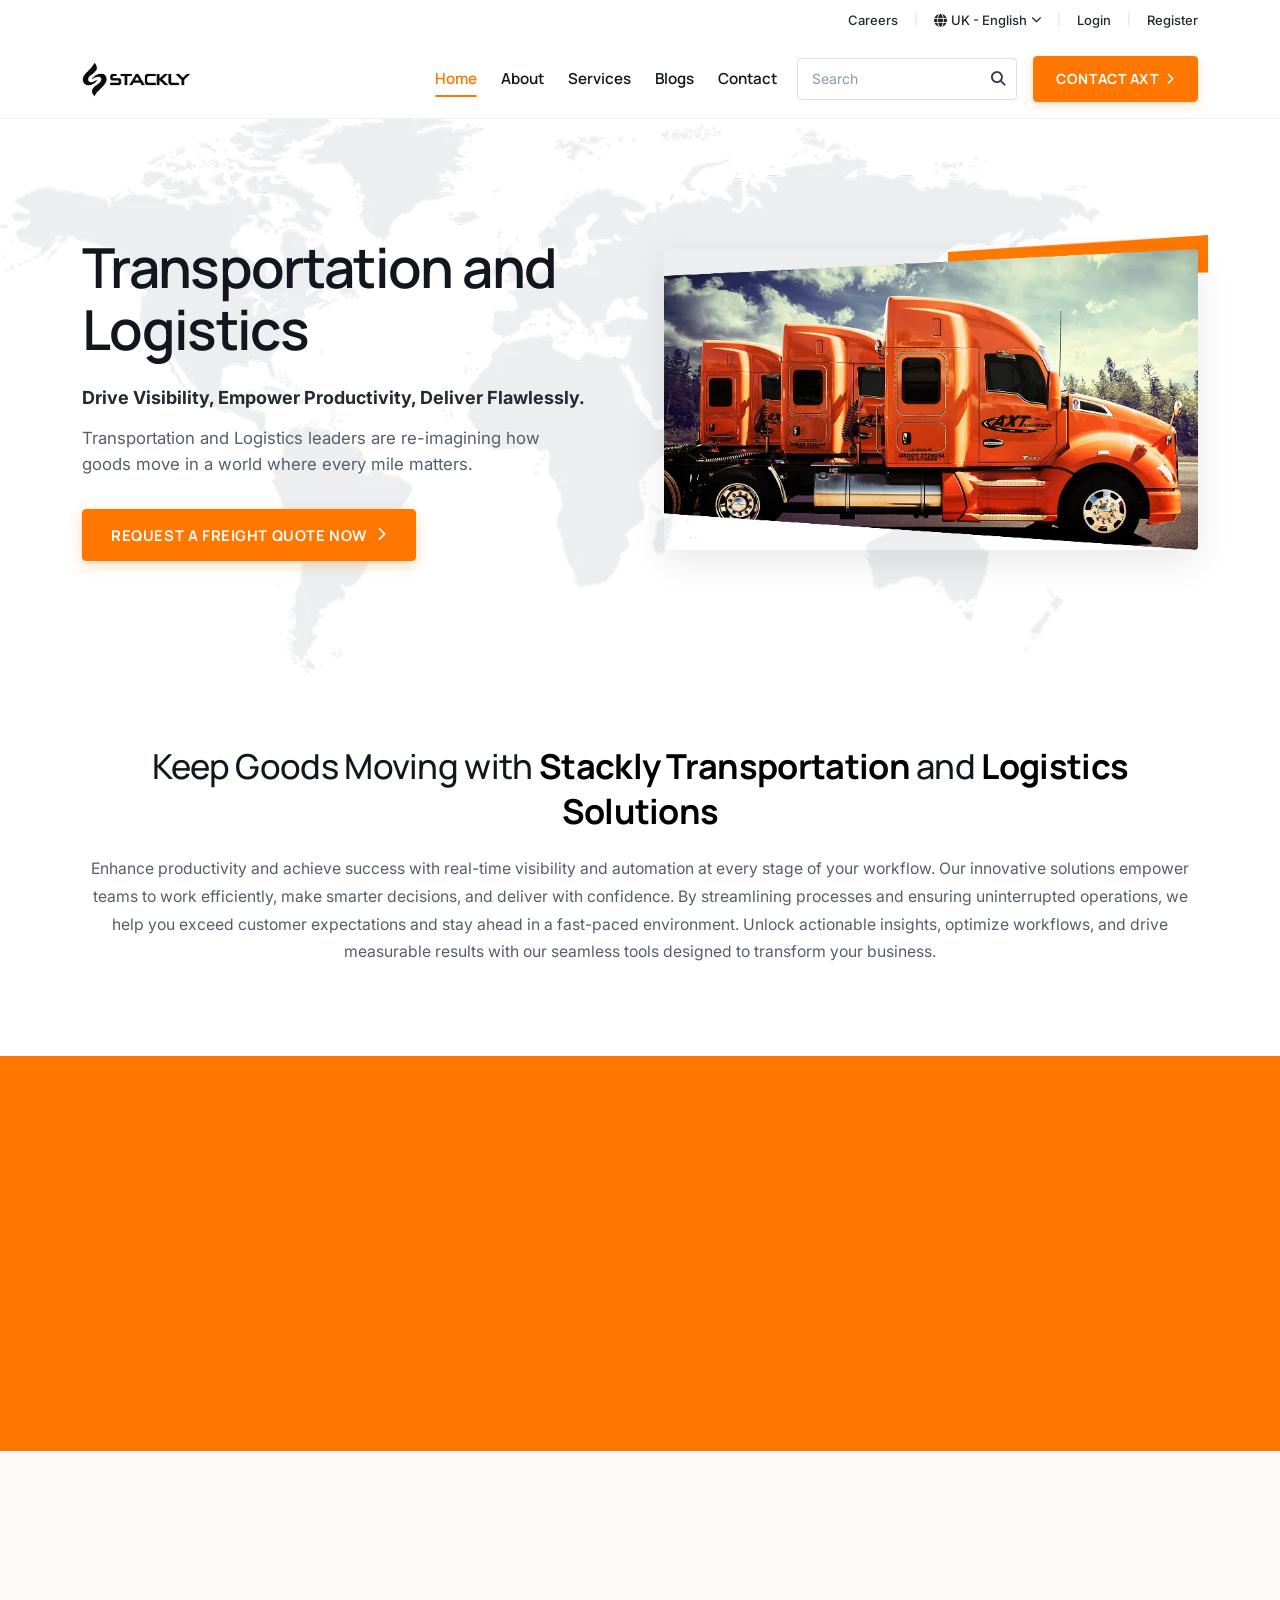
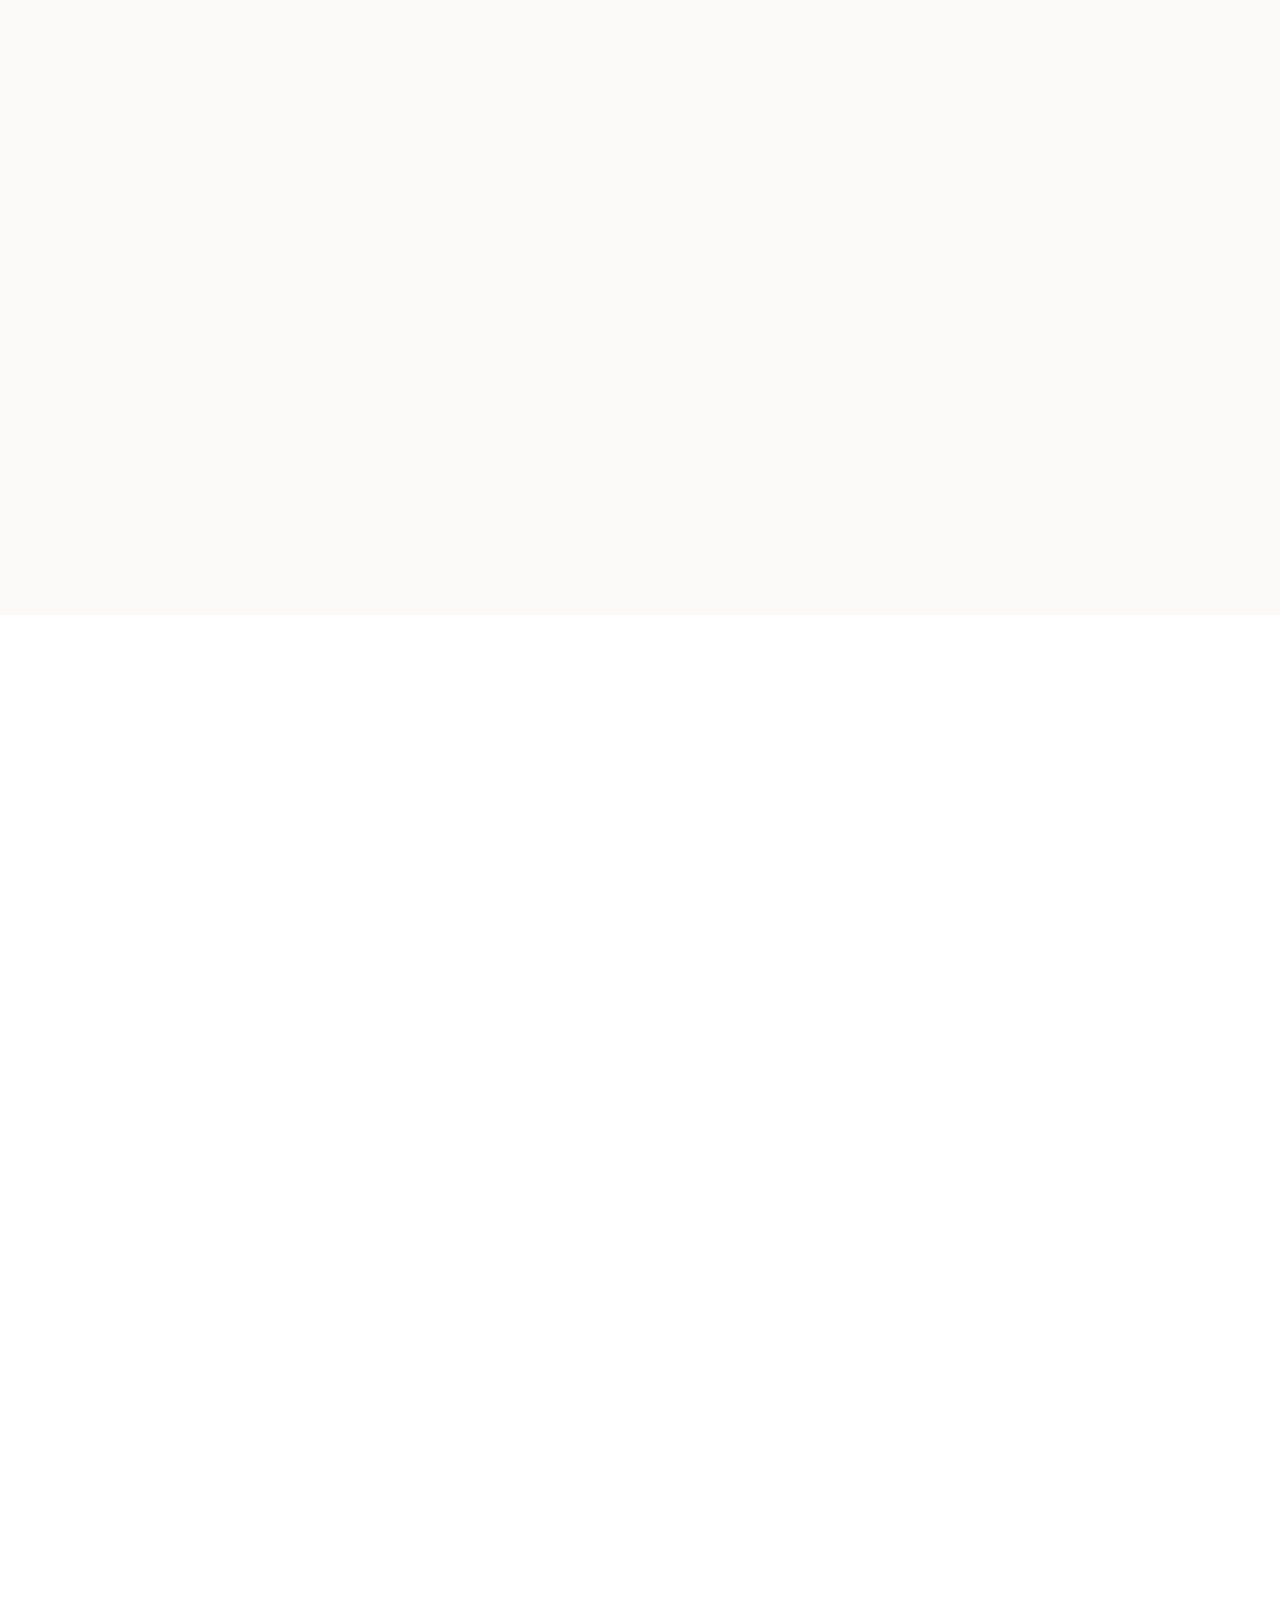
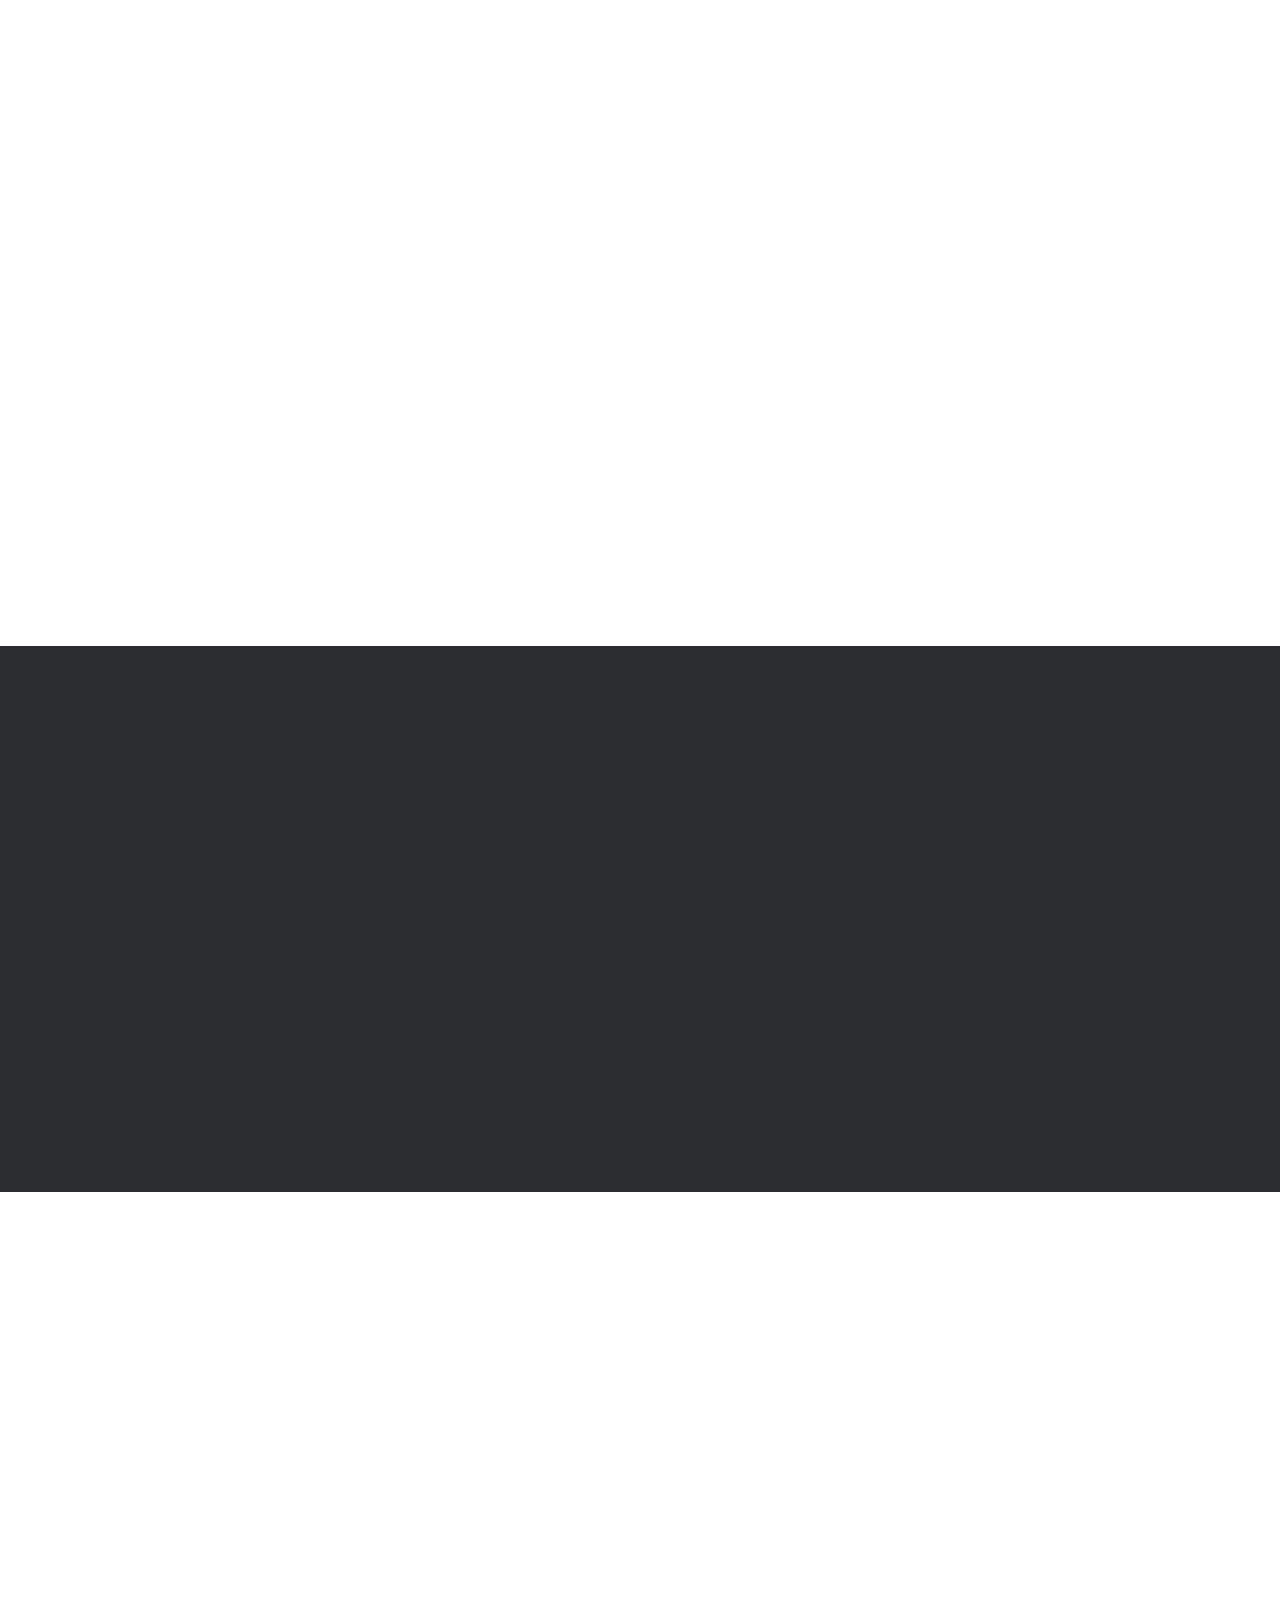
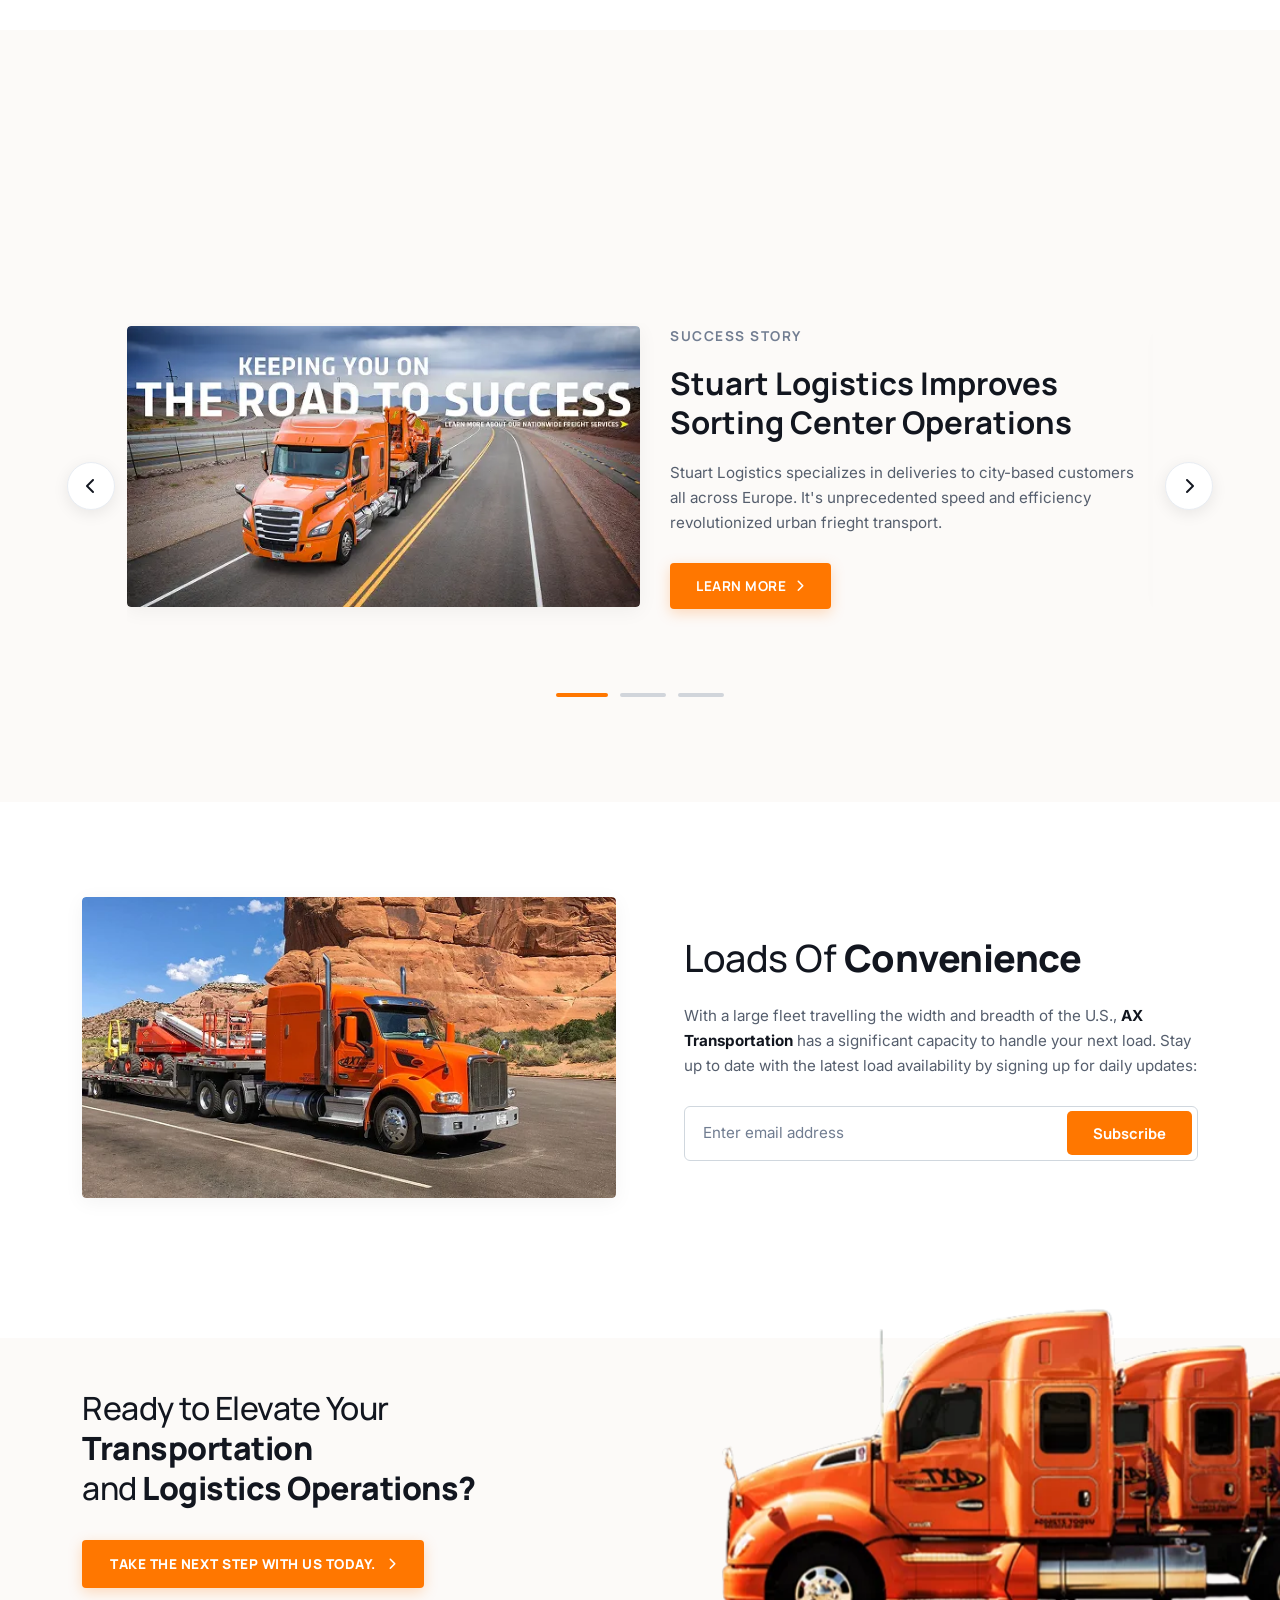
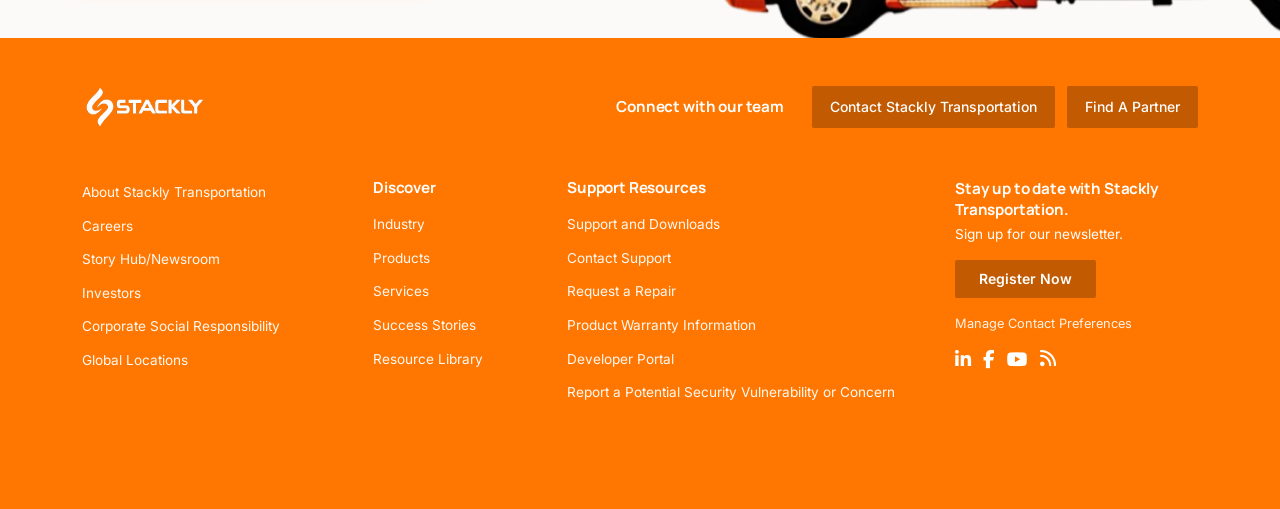
<file: index.html>
<!doctype html>
<html lang="en">
  <head>
    <meta charset="UTF-8" />
    <meta name="viewport" content="width=device-width, initial-scale=1.0" />
    <title>Transportation and Logistics | Stackly</title>

    <!-- Google Fonts: Manrope & Inter -->
    <link rel="preconnect" href="https://fonts.googleapis.com" />
    <link rel="preconnect" href="https://fonts.gstatic.com" crossorigin />
    <link
      href="https://fonts.googleapis.com/css2?family=Inter:wght@400;500;600;700&family=Manrope:wght@500;600;700;800&display=swap"
      rel="stylesheet"
    />

    <!-- Bootstrap 5.3.3 CSS CDN -->
    <link
      href="https://cdn.jsdelivr.net/npm/bootstrap@5.3.3/dist/css/bootstrap.min.css"
      rel="stylesheet"
      integrity="sha384-QWTKZyjpPEjISv5WaRU9OFeRpok6YctnYmDr5pNlyT2bRjXh0JMhjY6hW+ALEwIH"
      crossorigin="anonymous"
    />

    <!-- Font Awesome 6.7.2 CDN (Latest) -->
    <link
      rel="stylesheet"
      href="https://cdnjs.cloudflare.com/ajax/libs/font-awesome/6.7.2/css/all.min.css"
      integrity="sha512-Evv84Mr4kqVGRNSgIGL/F/aIDqQb7xQ2vcrdIwxfjThSH8CSR7PBEakCr51Ck+w+/U6swU2Im1vVX0SVk9ABhg=="
      crossorigin="anonymous"
      referrerpolicy="no-referrer"
    />

    <!-- Critical Preloader Styles (Zero-FOUC) -->
    <style>
      body.preloader-active {
        overflow: hidden !important;
        height: 100vh !important;
      }
      body.preloader-active .fade-in-element,
      body.preloader-active .fade-in-left,
      body.preloader-active .fade-in-right,
      body.preloader-active .fade-in-scale {
        opacity: 0 !important;
        pointer-events: none;
        transition: none !important;
      }
      #site-preloader {
        position: fixed;
        inset: 0;
        z-index: 999999;
        background-color: #0b0f19;
      }
    </style>

    <!-- Custom CSS -->
    <link rel="stylesheet" href="assets/css/styles.css" />
  </head>
  <body class="preloader-active">
    <!-- ==========================================================================
         Theme Preloader - Logistics & Transportation Edition
         ========================================================================== -->
    <div
      id="site-preloader"
      class="site-preloader"
      role="status"
      aria-live="polite"
      aria-label="Loading Stackly Logistics & Transportation"
    >
      <!-- Subtle Futuristic Logistics Grid & Ambient Light -->
      <div class="preloader-bg-grid"></div>
      <div class="preloader-glow preloader-glow-1"></div>
      <div class="preloader-glow preloader-glow-2"></div>

      <!-- Core Glassmorphic Hub -->
      <div class="preloader-container">
        <!-- Brand Identity -->
        <div class="preloader-brand">
          <img
            src="assets/images/logoStackly-footer.webp"
            alt="Stackly Logistics"
            class="preloader-logo"
          />
          <div>
            <span class="preloader-badge">
              <i class="fa-solid fa-shield-halved" aria-hidden="true"></i>
              Global Freight Network
            </span>
          </div>
        </div>

        <!-- Multi-Modal Transport Mode Badges -->
        <div class="preloader-mode-icons" aria-label="Transport Modes">
          <div class="mode-icon active" title="Road Freight">
            <i class="fa-solid fa-truck-fast" aria-hidden="true"></i>
          </div>
          <div class="mode-icon" title="Air Cargo">
            <i class="fa-solid fa-plane-departure" aria-hidden="true"></i>
          </div>
          <div class="mode-icon" title="Ocean Logistics">
            <i class="fa-solid fa-ship" aria-hidden="true"></i>
          </div>
        </div>

        <!-- Interactive Vector Route Animation -->
        <div class="preloader-track-scene">
          <svg
            class="preloader-route-svg"
            viewBox="0 0 360 80"
            fill="none"
            xmlns="http://www.w3.org/2000/svg"
          >
            <defs>
              <linearGradient
                id="preloaderLineGradient"
                x1="0%"
                y1="0%"
                x2="100%"
                y2="0%"
              >
                <stop offset="0%" stop-color="#ff5500" />
                <stop offset="50%" stop-color="#ff7700" />
                <stop offset="100%" stop-color="#ffaa33" />
              </linearGradient>
            </defs>

            <!-- Background Dashed Track Line -->
            <path
              class="route-bg-line"
              d="M 30 40 C 90 10, 150 70, 210 40 C 260 15, 300 55, 330 40"
            />
            <!-- Animated Active Glowing Line -->
            <path
              class="route-active-line"
              id="preloader-route-path"
              d="M 30 40 C 90 10, 150 70, 210 40 C 260 15, 300 55, 330 40"
            />

            <!-- Origin Waypoint -->
            <circle
              cx="30"
              cy="40"
              r="5"
              class="waypoint-node waypoint-start"
            />
            <circle cx="30" cy="40" r="11" class="waypoint-pulse" />

            <!-- Intermediate Waypoint Hub -->
            <circle
              cx="210"
              cy="40"
              r="4.5"
              class="waypoint-node waypoint-mid"
            />

            <!-- Destination Waypoint -->
            <circle cx="330" cy="40" r="5" class="waypoint-node waypoint-end" />
            <circle
              cx="330"
              cy="40"
              r="11"
              class="waypoint-pulse waypoint-pulse-end"
            />
          </svg>

          <!-- Moving Transport Carrier Truck -->
          <div class="preloader-carrier" id="preloader-carrier">
            <div class="carrier-icon-wrap">
              <i class="fa-solid fa-truck-fast" aria-hidden="true"></i>
              <span class="carrier-beacon"></span>
            </div>
          </div>
        </div>

        <!-- Telemetry & Dynamic Progress Bar -->
        <div class="preloader-meta">
          <div class="preloader-progress-info">
            <span class="preloader-status-text" id="preloader-status"
              >Connecting Global Fleet Network...</span
            >
            <span class="preloader-counter" id="preloader-percentage">0%</span>
          </div>

          <div class="preloader-progress-bar-wrap">
            <div
              class="preloader-progress-fill"
              id="preloader-progress-bar"
              role="progressbar"
              aria-valuenow="0"
              aria-valuemin="0"
              aria-valuemax="100"
            >
              <div class="progress-flare"></div>
            </div>
          </div>

          <!-- High-Tech Telemetry Micro Tags -->
          <div class="preloader-telemetry">
            <span class="telemetry-item">
              <i class="fa-solid fa-satellite-dish" aria-hidden="true"></i> GPS
              Live
            </span>
            <span class="telemetry-separator" aria-hidden="true">•</span>
            <span class="telemetry-item">
              <i class="fa-solid fa-boxes-stacked" aria-hidden="true"></i> Fleet
              Sync
            </span>
            <span class="telemetry-separator" aria-hidden="true">•</span>
            <span class="telemetry-item">
              <i class="fa-solid fa-circle-check" aria-hidden="true"></i>
              Verified 256-Bit
            </span>
          </div>
        </div>
      </div>
    </div>

    <!-- Common Header Component Placeholder (Loaded from pages/components/header.html) -->
    <div id="header-placeholder"></div>

    <!-- Hero Section -->
    <section class="hero-section">
      <div class="container">
        <div class="row align-items-center g-4 g-lg-5">
          <!-- Hero Left Content -->
          <div class="col-12 col-lg-6">
            <div class="hero-content">
              <h1 class="hero-title fade-in-element delay-1">
                Transportation and
                <span class="d-block">Logistics</span>
              </h1>
              <p class="hero-subheading fade-in-element delay-2">
                Drive Visibility, Empower Productivity, Deliver Flawlessly.
              </p>
              <p class="hero-description fade-in-element delay-3">
                Transportation and Logistics leaders are re-imagining how goods
                move in a world where every mile matters.
              </p>
              <div class="hero-actions fade-in-element delay-4">
                <a href="#" class="btn btn-primary">
                  <span>REQUEST A FREIGHT QUOTE NOW</span>
                  <i
                    class="fa-solid fa-chevron-right btn-arrow"
                    aria-hidden="true"
                  ></i>
                </a>
              </div>
            </div>
          </div>

          <!-- Hero Right Visual -->
          <div class="col-12 col-lg-6">
            <div class="hero-visual fade-in-element delay-2">
              <div class="hero-visual-wrapper position-relative">
                <!-- Top-Right Orange Accent Graphic -->
                <div class="hero-visual-accent">
                  <img
                    src="assets/images/home/Rectangle.webp"
                    alt="Decorative Accent"
                    class="img-fluid"
                    onerror="this.style.display = 'none'"
                  />
                </div>
                <!-- Main Fleet Image -->
                <img
                  src="assets/images/home/home-hero-rightsideimage.webp"
                  alt="Transportation and Logistics Commercial Fleet Trucks"
                  class="img-fluid hero-main-image"
                />
              </div>
            </div>
          </div>
        </div>
      </div>
    </section>

    <!-- Intro / Overview Section -->
    <section class="intro-section">
      <div class="container">
        <div class="row justify-content-center">
          <div class="col-12">
            <div class="fade-in-element">
              <h2 class="intro-heading">
                Keep Goods Moving with
                <strong>Stackly Transportation</strong> and
                <strong>Logistics Solutions</strong>
              </h2>
              <p class="intro-paragraph">
                Enhance productivity and achieve success with real-time
                visibility and automation at every stage of your workflow. Our
                innovative solutions empower teams to work efficiently, make
                smarter decisions, and deliver with confidence. By streamlining
                processes and ensuring uninterrupted operations, we help you
                exceed customer expectations and stay ahead in a fast-paced
                environment. Unlock actionable insights, optimize workflows, and
                drive measurable results with our seamless tools designed to
                transform your business.
              </p>
            </div>
          </div>
        </div>
      </div>
    </section>

    <!-- Stats / Metrics Section -->
    <section class="stats-section">
      <div class="container">
        <div class="row g-4 g-lg-5 justify-content-center">
          <!-- Stat Item 1 -->
          <div class="col-12 col-md-4">
            <div class="stat-card text-center fade-in-element delay-1">
              <div class="stat-number">83%</div>
              <p class="stat-description">
                Lorem ipsum dolor sit amet, consectetur adipiscing elit, sed do
                eiusmod tempor incididunt ut labore et dolore magna aliqua. Ut
                enim ad minim veniam, quis nostrud exercitation ullamco laboris
                nisi ut aliquip
              </p>
            </div>
          </div>

          <!-- Stat Item 2 -->
          <div class="col-12 col-md-4">
            <div class="stat-card text-center fade-in-element delay-2">
              <div class="stat-number">85%</div>
              <p class="stat-description">
                Lorem ipsum dolor sit amet, consectetur adipiscing elit, sed do
                eiusmod tempor incididunt ut labore et dolore magna aliqua. Ut
                enim ad minim veniam, quis nostrud exercitation ullamco laboris
                nisi ut aliquip
              </p>
            </div>
          </div>

          <!-- Stat Item 3 -->
          <div class="col-12 col-md-4">
            <div class="stat-card text-center fade-in-element delay-3">
              <div class="stat-number">92%</div>
              <p class="stat-description">
                Lorem ipsum dolor sit amet, consectetur adipiscing elit, sed do
                eiusmod tempor incididunt ut labore et dolore magna aliqua. Ut
                enim ad minim veniam, quis nostrud exercitation ullamco laboris
                nisi ut aliquip
              </p>
            </div>
          </div>
        </div>
      </div>
    </section>

    <!-- Segments We Serve Section -->
    <section class="segments-section">
      <div class="container">
        <!-- Section Header -->
        <div class="row justify-content-center text-center">
          <div class="col-12">
            <h2 class="segments-heading fade-in-element">
              Learn More About the <strong>Segments We Serve</strong>
            </h2>
          </div>
        </div>

        <!-- Segment Cards Grid -->
        <div class="row g-4 g-lg-5">
          <!-- Segment Card 1: Carrying The Load -->
          <div class="col-12 col-md-6 col-lg-4">
            <div class="segment-card fade-in-element delay-1">
              <div class="segment-img-wrapper">
                <img
                  src="assets/images/home/home-segments-we-serve-img-1.webp"
                  alt="Carrying the Load"
                  class="segment-img"
                  loading="lazy"
                />
              </div>
              <div class="segment-content">
                <h3 class="segment-title">CARRYING THE LOAD</h3>
                <p class="segment-description">
                  AX Transportation has combined all of their trucking
                  capabilities across the country, meaning that freight brokers
                  and dispatchers have complete access to available loads
                  throughout their entire fleet nationwide...
                </p>
                <a href="#" class="segment-link">
                  <span>EXPLORE</span>
                  <i class="fa-solid fa-chevron-right" aria-hidden="true"></i>
                </a>
              </div>
            </div>
          </div>

          <!-- Segment Card 2: Post and Courier -->
          <div class="col-12 col-md-6 col-lg-4">
            <div class="segment-card fade-in-element delay-2">
              <div class="segment-img-wrapper">
                <img
                  src="assets/images/home/home-segments-we-serve-img-2.webp"
                  alt="Post and Courier"
                  class="segment-img"
                  loading="lazy"
                />
              </div>
              <div class="segment-content">
                <h3 class="segment-title">POST AND COURIER</h3>
                <p class="segment-description">
                  AX Transportation operates 24 hours a day, seven days a week,
                  offering full truck load, LTL (less than load) and Fuel
                  Delivery services across the U.S. With safety, reliability and
                  efficiency in mind, AX Transportation continues...
                </p>
                <a href="#" class="segment-link">
                  <span>EXPLORE</span>
                  <i class="fa-solid fa-chevron-right" aria-hidden="true"></i>
                </a>
              </div>
            </div>
          </div>

          <!-- Segment Card 3: Fueling Division -->
          <div class="col-12 col-md-6 col-lg-4">
            <div class="segment-card fade-in-element delay-3">
              <div class="segment-img-wrapper">
                <img
                  src="assets/images/home/home-segments-we-serve-img-3.webp"
                  alt="Fueling Division"
                  class="segment-img"
                  loading="lazy"
                />
              </div>
              <div class="segment-content">
                <h3 class="segment-title">FUELING DIVISION</h3>
                <p class="segment-description">
                  Running out of fuel is never a problem. Currently servicing
                  the Southern Nevada region, our Fueling Division is
                  professionally trained and fully equipped to fill up any brand
                  gas or diesel operated machinery or equipment...
                </p>
                <a href="#" class="segment-link">
                  <span>EXPLORE</span>
                  <i class="fa-solid fa-chevron-right" aria-hidden="true"></i>
                </a>
              </div>
            </div>
          </div>
        </div>
      </div>
    </section>

    <!-- Business Solutions / Fleet Capabilities Section -->
    <section class="solutions-section">
      <div class="container">
        <!-- Section Header -->
        <div class="row justify-content-center text-center">
          <div class="col-12">
            <h2 class="solutions-heading fade-in-element">
              What is <strong>Stackly Transportation</strong> and
              <strong>Logistics Solutions</strong>?<br
                class="d-none d-md-inline"
              />
              What it can do for <strong>my Business</strong>?
            </h2>
            <p class="solutions-intro fade-in-element delay-1">
              AXT Transportation is a cutting-edge fleet management solution
              designed to optimize operations and boost efficiency. With our
              user-friendly dashboard, access real-time insights into fleet
              performance, locations, and maintenance. Reduce costs, improve
              workflows, and ensure timely deliveries, keeping your business
              ahead of the competition while exceeding customer expectations.
            </p>
          </div>
        </div>

        <!-- Section Content Grid -->
        <div class="row g-4 g-lg-4 align-items-stretch">
          <!-- Left Column: Fleet Overview Card -->
          <div class="col-12 col-lg-6 d-flex">
            <div
              class="fleet-overview-card fade-in-element delay-2 w-100 position-relative"
            >
              <!-- Top-Left & Bottom-Right Background Curve Lines -->
              <img
                src="assets/images/home/home-curve-lines-1.webp"
                alt=""
                class="fleet-curve-top-left"
                aria-hidden="true"
              />
              <img
                src="assets/images/home/home-curve-lines-1.webp"
                alt=""
                class="fleet-curve-bottom-right"
                aria-hidden="true"
              />

              <div class="fleet-inner-card">
                <!-- Header -->
                <div class="fleet-card-header">
                  <h3 class="fleet-card-title">My Fleet</h3>
                  <a href="#" class="fleet-see-all-link">See All</a>
                </div>
                <div class="fleet-card-divider"></div>

                <!-- Vehicle Info -->
                <h4 class="fleet-vehicle-name">Vehicle Name</h4>

                <!-- Body / Metrics & Visual -->
                <div class="fleet-card-body position-relative">
                  <div class="fleet-metrics">
                    <div class="fleet-metric-item">
                      <div class="fleet-metric-value">135 Km/h</div>
                      <div class="fleet-metric-label">Speed</div>
                    </div>
                    <div class="fleet-metric-item">
                      <div class="fleet-metric-value">486 Km</div>
                      <div class="fleet-metric-label">Traveled</div>
                    </div>
                    <div class="fleet-metric-item">
                      <div class="fleet-metric-value">20°C</div>
                      <div class="fleet-metric-label">Temperature</div>
                    </div>
                  </div>
                  <div class="fleet-vehicle-visual">
                    <img
                      src="assets/images/home/home-vehicle-img.webp"
                      alt="Fleet Vehicle Overview"
                      class="fleet-vehicle-image"
                    />
                  </div>
                </div>
              </div>
            </div>
          </div>

          <!-- Right Column: Capability Cards Stack -->
          <div class="col-12 col-lg-6 d-flex">
            <div
              class="capabilities-stack d-flex flex-column h-100 justify-content-between w-100 gap-3 gap-lg-4"
            >
              <!-- Card 1: Dashboard -->
              <div
                class="capability-card capability-card-primary fade-in-element delay-2 position-relative"
              >
                <img
                  src="assets/images/home/home-curve-lines-2.webp"
                  alt=""
                  class="capability-curve-bg"
                  aria-hidden="true"
                />
                <div class="capability-card-content position-relative">
                  <h3 class="capability-title">Dashboard</h3>
                  <p class="capability-description">
                    Your single portal to manage, track, and optimize your
                    entire fleet.
                  </p>
                </div>
              </div>

              <!-- Card 2: Integrated Telematics -->
              <div
                class="capability-card capability-card-light fade-in-element delay-3"
              >
                <h3 class="capability-title">Integrated Telematics</h3>
                <ul class="capability-features list-unstyled mb-0">
                  <li>Real-Time Location Monitoring</li>
                  <li>
                    API Integrates Seamlessly with Existing Fleet Management
                    Systems
                  </li>
                  <li>Geo-fencing with Alerts</li>
                </ul>
              </div>

              <!-- Card 3: Mobile App -->
              <div
                class="capability-card capability-card-light fade-in-element delay-4"
              >
                <h3 class="capability-title">Mobile app</h3>
                <p class="capability-description">
                  You can monitor with just one hand android, Ios
                </p>
              </div>
            </div>
          </div>
        </div>
      </div>
    </section>

    <!-- Frequently Asked Questions Section -->
    <section class="faq-section">
      <div class="container">
        <div class="row align-items-center g-4 g-lg-5">
          <!-- Left Column: FAQ Accordion -->
          <div class="col-12 col-lg-6">
            <div class="faq-content">
              <h2 class="faq-heading fade-in-element">
                Frequently Asked
                <span class="faq-heading-highlight">Questions</span>
              </h2>

              <div class="faq-accordion" id="faqAccordion">
                <!-- FAQ Item 1 -->
                <div class="faq-item fade-in-element delay-1">
                  <button
                    class="faq-question collapsed"
                    type="button"
                    data-bs-toggle="collapse"
                    data-bs-target="#faqCollapse1"
                    aria-expanded="false"
                    aria-controls="faqCollapse1"
                  >
                    <span class="faq-question-text"
                      >Model, Travel, Weightlifting</span
                    >
                    <span class="faq-arrow-btn" aria-label="Toggle answer">
                      <i class="fa-solid fa-arrow-up-right-from-square"></i>
                    </span>
                  </button>
                  <div
                    id="faqCollapse1"
                    class="accordion-collapse collapse"
                    data-bs-parent="#faqAccordion"
                  >
                    <div class="faq-answer">
                      <p>
                        Lorem ipsum dolor sit amet, consectetur adipiscing elit,
                        sed do eiusmod tempor incididunt ut labore et dolore
                        magna aliqua. Ut enim ad minim veniam, quis nostrud
                        exercitation ullamco laboris nisi ut aliquip ex ea
                        commodo consequat. Duis aute irure dolor in
                        reprehenderit in voluptate ve...
                      </p>
                    </div>
                  </div>
                </div>

                <!-- FAQ Item 2 (Open by default as in design) -->
                <div class="faq-item active fade-in-element delay-2">
                  <button
                    class="faq-question"
                    type="button"
                    data-bs-toggle="collapse"
                    data-bs-target="#faqCollapse2"
                    aria-expanded="true"
                    aria-controls="faqCollapse2"
                  >
                    <span class="faq-question-text"
                      >Music, Photography, Nutrition, Cooking, Kid's Fashion,
                      Lifestyle</span
                    >
                    <span class="faq-arrow-btn" aria-label="Toggle answer">
                      <i class="fa-solid fa-arrow-up-right-from-square"></i>
                    </span>
                  </button>
                  <div
                    id="faqCollapse2"
                    class="accordion-collapse collapse show"
                    data-bs-parent="#faqAccordion"
                  >
                    <div class="faq-answer">
                      <p>
                        Lorem ipsum dolor sit amet, consectetur adipiscing elit,
                        sed do eiusmod tempor incididunt ut labore et dolore
                        magna aliqua. Ut enim ad minim veniam, quis nostrud
                        exercitation ullamco laboris nisi ut aliquip ex ea
                        commodo consequat. Duis aute irure dolor in
                        reprehenderit in voluptate ve...
                      </p>
                    </div>
                  </div>
                </div>

                <!-- FAQ Item 3 -->
                <div class="faq-item fade-in-element delay-3">
                  <button
                    class="faq-question collapsed"
                    type="button"
                    data-bs-toggle="collapse"
                    data-bs-target="#faqCollapse3"
                    aria-expanded="false"
                    aria-controls="faqCollapse3"
                  >
                    <span class="faq-question-text">Pet, Outdoors, Model</span>
                    <span class="faq-arrow-btn" aria-label="Toggle answer">
                      <i class="fa-solid fa-arrow-up-right-from-square"></i>
                    </span>
                  </button>
                  <div
                    id="faqCollapse3"
                    class="accordion-collapse collapse"
                    data-bs-parent="#faqAccordion"
                  >
                    <div class="faq-answer">
                      <p>
                        Lorem ipsum dolor sit amet, consectetur adipiscing elit,
                        sed do eiusmod tempor incididunt ut labore et dolore
                        magna aliqua. Ut enim ad minim veniam, quis nostrud
                        exercitation ullamco laboris nisi ut aliquip ex ea
                        commodo consequat. Duis aute irure dolor in
                        reprehenderit in voluptate ve...
                      </p>
                    </div>
                  </div>
                </div>

                <!-- FAQ Item 4 -->
                <div class="faq-item fade-in-element delay-4">
                  <button
                    class="faq-question collapsed"
                    type="button"
                    data-bs-toggle="collapse"
                    data-bs-target="#faqCollapse4"
                    aria-expanded="false"
                    aria-controls="faqCollapse4"
                  >
                    <span class="faq-question-text"
                      >Photography, Nutrition, Cooking, Kid's Fashion</span
                    >
                    <span class="faq-arrow-btn" aria-label="Toggle answer">
                      <i class="fa-solid fa-arrow-up-right-from-square"></i>
                    </span>
                  </button>
                  <div
                    id="faqCollapse4"
                    class="accordion-collapse collapse"
                    data-bs-parent="#faqAccordion"
                  >
                    <div class="faq-answer">
                      <p>
                        Lorem ipsum dolor sit amet, consectetur adipiscing elit,
                        sed do eiusmod tempor incididunt ut labore et dolore
                        magna aliqua. Ut enim ad minim veniam, quis nostrud
                        exercitation ullamco laboris nisi ut aliquip ex ea
                        commodo consequat. Duis aute irure dolor in
                        reprehenderit in voluptate ve...
                      </p>
                    </div>
                  </div>
                </div>
              </div>
            </div>
          </div>

          <!-- Right Column: FAQ Visual / Image -->
          <div class="col-12 col-lg-6">
            <div
              class="faq-visual-wrapper fade-in-element delay-2 text-center text-lg-end"
            >
              <img
                src="assets/images/home/home-faq-image.webp"
                alt="Transportation Fleet FAQ Truck"
                class="img-fluid faq-image"
                loading="lazy"
              />
            </div>
          </div>
        </div>
      </div>
    </section>

    <!-- Testimonials & Client Logos Section -->
    <section class="testimonials-section">
      <div class="container">
        <!-- Top Row: Heading + Testimonials Slider -->
        <div class="row align-items-center g-4 g-lg-5 mb-5 pb-lg-3">
          <!-- Left Column: Title & Feedback Tag -->
          <div class="col-12 col-lg-5">
            <div class="testimonials-heading-wrap fade-in-element">
              <span class="testimonials-tag">&larr; Feedback &rarr;</span>
              <h2 class="testimonials-title">Hear From Our Happy Clients</h2>
            </div>
          </div>

          <!-- Right Column: Testimonial Cards & Controls -->
          <div class="col-12 col-lg-7">
            <div class="testimonials-slider-container fade-in-element delay-1">
              <!-- Slider Navigation Bar -->
              <div class="testimonials-nav-wrapper">
                <button
                  type="button"
                  class="testimonial-nav-btn"
                  id="testimonialPrev"
                  aria-label="Previous Slide"
                >
                  <i class="fa-solid fa-arrow-left" aria-hidden="true"></i>
                </button>
                <span class="testimonial-counter" id="testimonialCounter"
                  >01/03</span
                >
                <button
                  type="button"
                  class="testimonial-nav-btn"
                  id="testimonialNext"
                  aria-label="Next Slide"
                >
                  <i class="fa-solid fa-arrow-right" aria-hidden="true"></i>
                </button>
              </div>

              <!-- Testimonials Track / Slides -->
              <div class="testimonials-track">
                <!-- Slide 1 (Active) -->
                <div class="testimonial-slide active" data-slide="1">
                  <div class="row g-3">
                    <div class="col-12 col-sm-6">
                      <div class="testimonial-card">
                        <div class="testimonial-quote-icon">
                          <i
                            class="fa-solid fa-quote-left"
                            aria-hidden="true"
                          ></i>
                        </div>
                        <p class="testimonial-quote-text">
                          Lorem ipsum dolor sit amet, consectetur adipiscing
                          elit, sed do eiusmod tempor inci...
                        </p>
                        <div class="testimonial-author">
                          <div class="author-name">Username</div>
                          <div class="author-role">job title</div>
                        </div>
                      </div>
                    </div>
                    <div class="col-12 col-sm-6">
                      <div class="testimonial-card">
                        <div class="testimonial-quote-icon">
                          <i
                            class="fa-solid fa-quote-left"
                            aria-hidden="true"
                          ></i>
                        </div>
                        <p class="testimonial-quote-text">
                          Lorem ipsum dolor sit amet, consectetur adipiscing
                          elit, sed do eiusmod tempor inci...
                        </p>
                        <div class="testimonial-author">
                          <div class="author-name">Username</div>
                          <div class="author-role">job title</div>
                        </div>
                      </div>
                    </div>
                  </div>
                </div>

                <!-- Slide 2 -->
                <div class="testimonial-slide" data-slide="2">
                  <div class="row g-3">
                    <div class="col-12 col-sm-6">
                      <div class="testimonial-card">
                        <div class="testimonial-quote-icon">
                          <i
                            class="fa-solid fa-quote-left"
                            aria-hidden="true"
                          ></i>
                        </div>
                        <p class="testimonial-quote-text">
                          Duis aute irure dolor in reprehenderit in voluptate
                          velit esse cillum dolore eu fugiat nulla pariatur.
                        </p>
                        <div class="testimonial-author">
                          <div class="author-name">Alex Johnson</div>
                          <div class="author-role">Logistics Director</div>
                        </div>
                      </div>
                    </div>
                    <div class="col-12 col-sm-6">
                      <div class="testimonial-card">
                        <div class="testimonial-quote-icon">
                          <i
                            class="fa-solid fa-quote-left"
                            aria-hidden="true"
                          ></i>
                        </div>
                        <p class="testimonial-quote-text">
                          Excepteur sint occaecat cupidatat non proident, sunt
                          in culpa qui officia deserunt mollit anim.
                        </p>
                        <div class="testimonial-author">
                          <div class="author-name">Sarah Jenkins</div>
                          <div class="author-role">Supply Chain Lead</div>
                        </div>
                      </div>
                    </div>
                  </div>
                </div>

                <!-- Slide 3 -->
                <div class="testimonial-slide" data-slide="3">
                  <div class="row g-3">
                    <div class="col-12 col-sm-6">
                      <div class="testimonial-card">
                        <div class="testimonial-quote-icon">
                          <i
                            class="fa-solid fa-quote-left"
                            aria-hidden="true"
                          ></i>
                        </div>
                        <p class="testimonial-quote-text">
                          Sed ut perspiciatis unde omnis iste natus error sit
                          voluptatem accusantium doloremque laudantium.
                        </p>
                        <div class="testimonial-author">
                          <div class="author-name">Michael Chang</div>
                          <div class="author-role">Operations Manager</div>
                        </div>
                      </div>
                    </div>
                    <div class="col-12 col-sm-6">
                      <div class="testimonial-card">
                        <div class="testimonial-quote-icon">
                          <i
                            class="fa-solid fa-quote-left"
                            aria-hidden="true"
                          ></i>
                        </div>
                        <p class="testimonial-quote-text">
                          Nemo enim ipsam voluptatem quia voluptas sit
                          aspernatur aut odit aut fugit sed quia consequuntur.
                        </p>
                        <div class="testimonial-author">
                          <div class="author-name">David Miller</div>
                          <div class="author-role">Fleet Supervisor</div>
                        </div>
                      </div>
                    </div>
                  </div>
                </div>
              </div>
            </div>
          </div>
        </div>

        <!-- Bottom Row: Client Partner Logos -->
        <div class="testimonials-logos-row fade-in-element delay-3">
          <div class="client-logo-item">
            <i class="fa-solid fa-cube client-logo-icon"></i>
            <span class="client-logo-text">logoipsum</span>
          </div>

          <div class="client-logo-item">
            <i class="fa-solid fa-shapes client-logo-icon"></i>
            <span class="client-logo-text">Logoipsum</span>
          </div>

          <div class="client-logo-item">
            <i class="fa-solid fa-gem client-logo-icon"></i>
            <span class="client-logo-text">Logoipsum</span>
          </div>

          <div class="client-logo-item">
            <i class="fa-solid fa-bullseye client-logo-icon"></i>
            <span class="client-logo-text">logoipsum</span>
          </div>

          <div class="client-logo-item">
            <i class="fa-solid fa-shield-halved client-logo-icon"></i>
            <span class="client-logo-text">logoipsum</span>
          </div>
        </div>
      </div>
    </section>

    <!-- Workflow / Process Section -->
    <section class="process-section">
      <div class="container">
        <div class="process-flow-container">
          <!-- Step 1: Initial Consultation -->
          <div class="process-step-item fade-in-element delay-1">
            <div class="process-icon-badge">
              <i class="fa-solid fa-comments"></i>
            </div>
            <h3 class="process-step-title">Initial Consultation</h3>
            <p class="process-step-description">
              Lorem ipsum dolor sit amet, consectetur adipiscing elit, sed do
              eiusmod tempor incididunt ut labore et dolore magna aliqua. Ut
              enim a...
            </p>
          </div>

          <!-- Connector Arrow 1 -->
          <div class="process-arrow fade-in-element delay-2">
            <i class="fa-solid fa-arrow-right-long"></i>
          </div>

          <!-- Step 2: Inventory Management -->
          <div class="process-step-item fade-in-element delay-2">
            <div class="process-icon-badge">
              <i class="fa-solid fa-boxes-stacked"></i>
            </div>
            <h3 class="process-step-title">Inventory Management</h3>
            <p class="process-step-description">
              Lorem ipsum dolor sit amet, consectetur adipiscing elit, sed do
              eiusmod tempor incididunt ut labore et dolore magna aliqua. Ut
              enim a...
            </p>
          </div>

          <!-- Connector Arrow 2 -->
          <div class="process-arrow fade-in-element delay-3">
            <i class="fa-solid fa-arrow-right-long"></i>
          </div>

          <!-- Step 3: Packaging Distribution -->
          <div class="process-step-item fade-in-element delay-3">
            <div class="process-icon-badge">
              <i class="fa-solid fa-box-open"></i>
            </div>
            <h3 class="process-step-title">Packaging Distribution</h3>
            <p class="process-step-description">
              Lorem ipsum dolor sit amet, consectetur adipiscing elit, sed do
              eiusmod tempor incididunt ut labore et dolore magna aliqua. Ut
              enim a...
            </p>
          </div>

          <!-- Connector Arrow 3 -->
          <div class="process-arrow fade-in-element delay-4">
            <i class="fa-solid fa-arrow-right-long"></i>
          </div>

          <!-- Step 4: Transportation Process -->
          <div class="process-step-item fade-in-element delay-4">
            <div class="process-icon-badge">
              <i class="fa-solid fa-truck-fast"></i>
            </div>
            <h3 class="process-step-title">Transportation Process</h3>
            <p class="process-step-description">
              Lorem ipsum dolor sit amet, consectetur adipiscing elit, sed do
              eiusmod tempor incididunt ut labore et dolore magna aliqua. Ut
              enim a...
            </p>
          </div>
        </div>
      </div>
    </section>

    <!-- Featured Customer Success Stories Section -->
    <section class="success-stories-section">
      <div class="container">
        <!-- Section Header -->
        <div class="row justify-content-center">
          <div class="col-12 text-center">
            <div class="success-stories-header fade-in-element">
              <h2 class="success-stories-heading">
                Featured Customer <strong>Success Stories</strong>
              </h2>
              <p class="success-stories-subheading">
                Discover how businesses like yours are transforming operations
                with AXT Transportation. From improving fleet efficiency to
                reducing costs and meeting delivery goals, our customers achieve
                measurable success. Explore their stories to see how our
                solutions drive results and empower businesses to stay ahead in
                a competitive market.
              </p>
            </div>
          </div>
        </div>

        <!-- Success Stories Carousel / Slider -->
        <div class="success-stories-slider-wrapper fade-in-element delay-1">
          <!-- Previous Button -->
          <button
            type="button"
            class="story-nav-btn story-prev-btn"
            id="storyPrevBtn"
            aria-label="Previous Success Story"
          >
            <i class="fa-solid fa-chevron-left" aria-hidden="true"></i>
          </button>

          <!-- Track Container -->
          <div class="success-stories-track-container">
            <div class="success-stories-track" id="successStoriesTrack">
              <!-- Slide 1 (Active) -->
              <div class="success-story-slide active" data-index="0">
                <div class="row align-items-center g-4 g-lg-5 story-card">
                  <!-- Left: Visual Image -->
                  <div class="col-12 col-lg-6 story-img-col">
                    <div class="story-img-wrapper">
                      <img
                        src="assets/images/home/home-featured-customer-success-stories-img.webp"
                        alt="Stuart Logistics - Road to Success"
                        class="story-img img-fluid"
                        loading="lazy"
                      />
                    </div>
                  </div>
                  <!-- Right: Story Details -->
                  <div class="col-12 col-lg-6 story-content-col">
                    <div class="story-content-inner">
                      <span class="story-category">SUCCESS STORY</span>
                      <h3 class="story-title">
                        Stuart Logistics Improves Sorting Center Operations
                      </h3>
                      <p class="story-description">
                        Stuart Logistics specializes in deliveries to city-based
                        customers all across Europe. It's unprecedented speed
                        and efficiency revolutionized urban frieght transport.
                      </p>
                      <a href="#" class="btn btn-story-learn">
                        <span>LEARN MORE</span>
                        <i
                          class="fa-solid fa-chevron-right story-arrow-icon"
                          aria-hidden="true"
                        ></i>
                      </a>
                    </div>
                  </div>
                </div>
              </div>

              <!-- Slide 2 -->
              <div class="success-story-slide" data-index="1">
                <div class="row align-items-center g-4 g-lg-5 story-card">
                  <!-- Left: Visual Image -->
                  <div class="col-12 col-lg-6 story-img-col">
                    <div class="story-img-wrapper">
                      <img
                        src="assets/images/home/home-featured-customer-success-stories-img.webp"
                        alt="Apex Freight Logistics Operations"
                        class="story-img img-fluid"
                        loading="lazy"
                      />
                    </div>
                  </div>
                  <!-- Right: Story Details -->
                  <div class="col-12 col-lg-6 story-content-col">
                    <div class="story-content-inner">
                      <span class="story-category">SUCCESS STORY</span>
                      <h3 class="story-title">
                        Apex Freight Boosts Nationwide Route Efficiency
                      </h3>
                      <p class="story-description">
                        By integrating AXT intelligent telematics, Apex Freight
                        reduced transit delays by 34% and lowered fuel
                        consumption across their commercial fleet.
                      </p>
                      <a href="#" class="btn btn-story-learn">
                        <span>LEARN MORE</span>
                        <i
                          class="fa-solid fa-chevron-right story-arrow-icon"
                          aria-hidden="true"
                        ></i>
                      </a>
                    </div>
                  </div>
                </div>
              </div>

              <!-- Slide 3 -->
              <div class="success-story-slide" data-index="2">
                <div class="row align-items-center g-4 g-lg-5 story-card">
                  <!-- Left: Visual Image -->
                  <div class="col-12 col-lg-6 story-img-col">
                    <div class="story-img-wrapper">
                      <img
                        src="assets/images/home/home-featured-customer-success-stories-img.webp"
                        alt="Nordic Supply Chain Solutions"
                        class="story-img img-fluid"
                        loading="lazy"
                      />
                    </div>
                  </div>
                  <!-- Right: Story Details -->
                  <div class="col-12 col-lg-6 story-content-col">
                    <div class="story-content-inner">
                      <span class="story-category">SUCCESS STORY</span>
                      <h3 class="story-title">
                        Nordic Cargo Optimizes Temperature-Controlled Cold
                        Chains
                      </h3>
                      <p class="story-description">
                        Real-time temperature and location telemetry ensured
                        zero cargo spoilage and 99.8% on-time delivery across
                        northern shipping routes.
                      </p>
                      <a href="#" class="btn btn-story-learn">
                        <span>LEARN MORE</span>
                        <i
                          class="fa-solid fa-chevron-right story-arrow-icon"
                          aria-hidden="true"
                        ></i>
                      </a>
                    </div>
                  </div>
                </div>
              </div>
            </div>
          </div>

          <!-- Next Button -->
          <button
            type="button"
            class="story-nav-btn story-next-btn"
            id="storyNextBtn"
            aria-label="Next Success Story"
          >
            <i class="fa-solid fa-chevron-right" aria-hidden="true"></i>
          </button>
        </div>

        <!-- Carousel Indicators (Dashes) -->
        <div class="story-indicators" id="storyIndicators">
          <button
            type="button"
            class="story-indicator-dash active"
            data-index="0"
            aria-label="Slide 1"
          ></button>
          <button
            type="button"
            class="story-indicator-dash"
            data-index="1"
            aria-label="Slide 2"
          ></button>
          <button
            type="button"
            class="story-indicator-dash"
            data-index="2"
            aria-label="Slide 3"
          ></button>
        </div>
      </div>
    </section>

    <!-- Loads Of Convenience Section -->
    <section class="loads-convenience-section">
      <div class="container">
        <div class="row align-items-center g-4 g-lg-5">
          <!-- Left: Visual Image -->
          <div class="col-12 col-lg-6">
            <div class="loads-img-wrapper fade-in-element">
              <img
                src="assets/images/home/home-loads-of-convience-subscribe-img.webp"
                alt="AX Transportation Flatbed Carrier Truck"
                class="loads-img img-fluid"
                loading="lazy"
              />
            </div>
          </div>

          <!-- Right: Content & Subscription -->
          <div class="col-12 col-lg-6">
            <div class="loads-content fade-in-element delay-1">
              <h2 class="loads-heading">
                Loads Of <strong>Convenience</strong>
              </h2>
              <p class="loads-description">
                With a large fleet travelling the width and breadth of the U.S.,
                <strong>AX Transportation</strong> has a significant capacity to
                handle your next load. Stay up to date with the latest load
                availability by signing up for daily updates:
              </p>
              <form
                class="subscribe-form"
                id="subscribeForm"
                action="pages/404.html"
              >
                <div class="subscribe-input-wrapper">
                  <label for="subscribeEmail" class="visually-hidden"
                    >Email Address</label
                  >
                  <input
                    type="email"
                    id="subscribeEmail"
                    name="email"
                    class="subscribe-input"
                    placeholder="Enter email address"
                    required
                    autocomplete="email"
                    aria-label="Enter email address"
                  />
                  <button type="submit" class="btn btn-subscribe">
                    Subscribe
                  </button>
                </div>
              </form>
            </div>
          </div>
        </div>
      </div>
    </section>

    <!-- Ready to Elevate / Next Step CTA Section -->
    <section class="next-step-section">
      <div class="container">
        <div class="row align-items-center g-4 g-lg-5">
          <!-- Left: CTA Details -->
          <div class="col-12 col-lg-6">
            <div class="next-step-content fade-in-element">
              <h2 class="next-step-heading">
                Ready to Elevate Your <strong>Transportation</strong
                ><br class="d-none d-md-inline" />
                and <strong>Logistics Operations?</strong>
              </h2>
              <div class="next-step-action mt-4 pt-lg-2">
                <a href="#" class="btn btn-take-step">
                  <span>TAKE THE NEXT STEP WITH US TODAY.</span>
                  <i class="fa-solid fa-chevron-right" aria-hidden="true"></i>
                </a>
              </div>
            </div>
          </div>

          <!-- Right: Visual Fleet Image -->
          <div class="col-12 col-lg-6 d-none d-lg-block"></div>
        </div>
      </div>
      <img
        src="assets/images/home/home-next-step-image.webp"
        alt="AX Transportation Commercial Fleet"
        class="next-step-img fade-in-element delay-2"
        loading="lazy"
      />
    </section>

    <!-- Common Footer Component Placeholder (Loaded from pages/components/footer.html) -->
    <div id="footer-placeholder"></div>

    <!-- Bootstrap 5.3.3 JS Bundle -->
    <script
      src="https://cdn.jsdelivr.net/npm/bootstrap@5.3.3/dist/js/bootstrap.bundle.min.js"
      integrity="sha384-YvpcrYf0tY3lHB60NNkmXc5s9fDVZLESaAA55NDzOxhy9GkcIdslK1eN7N6jIeHz"
      crossorigin="anonymous"
    ></script>

    <!-- Custom JavaScript -->
    <script src="assets/js/script.js"></script>
  </body>
</html>
</file>
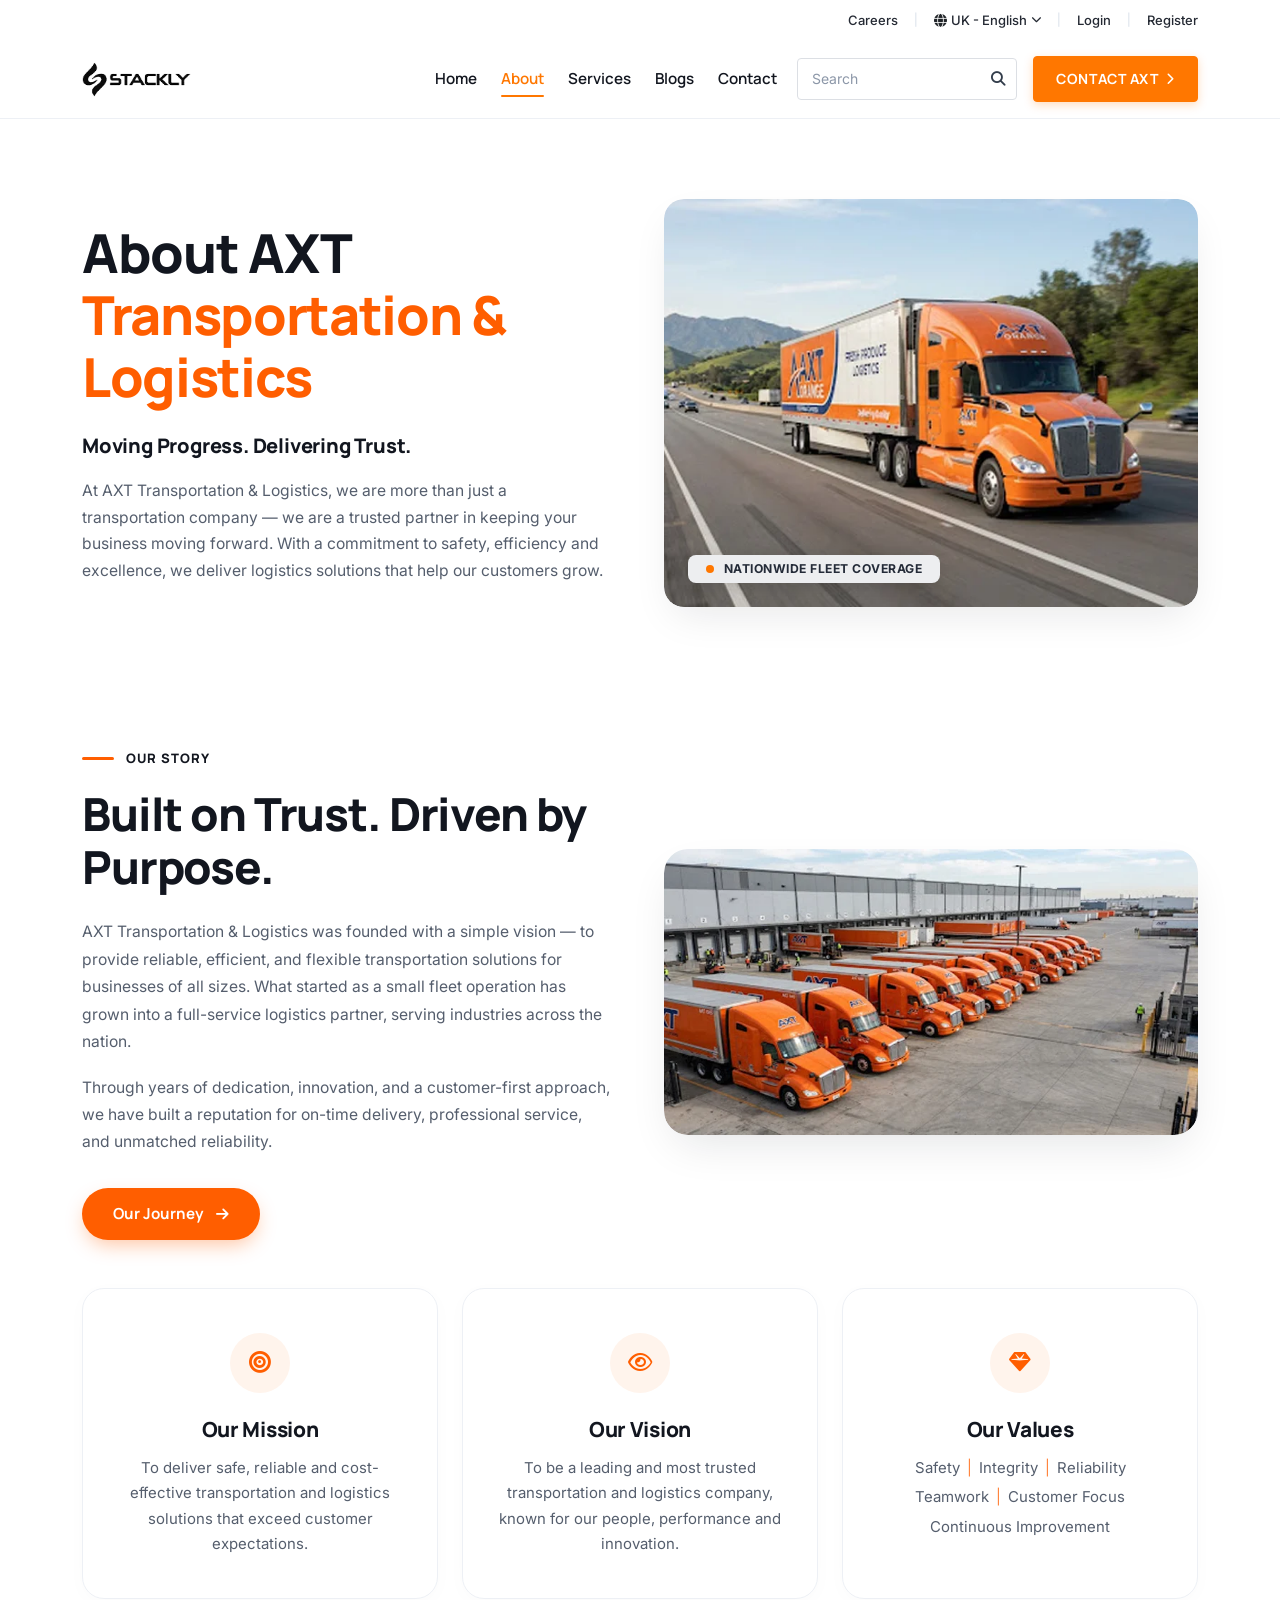
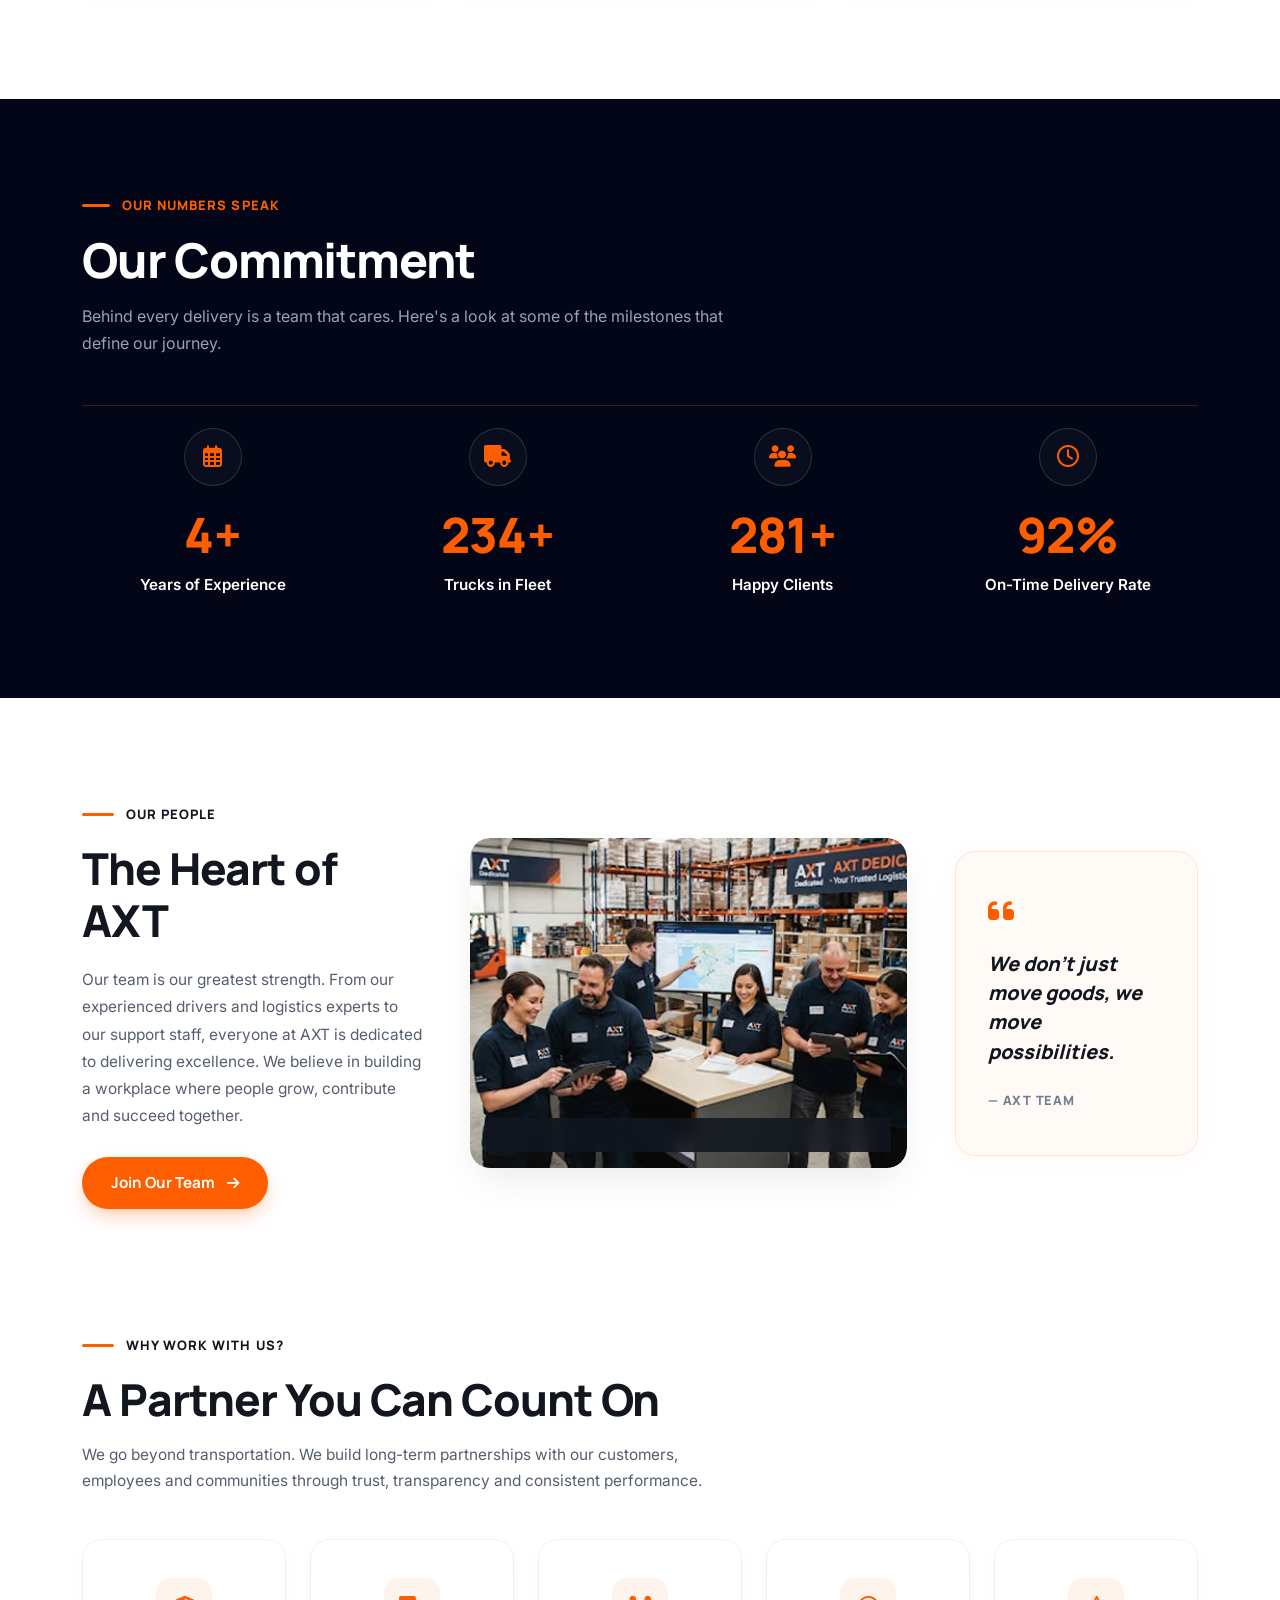
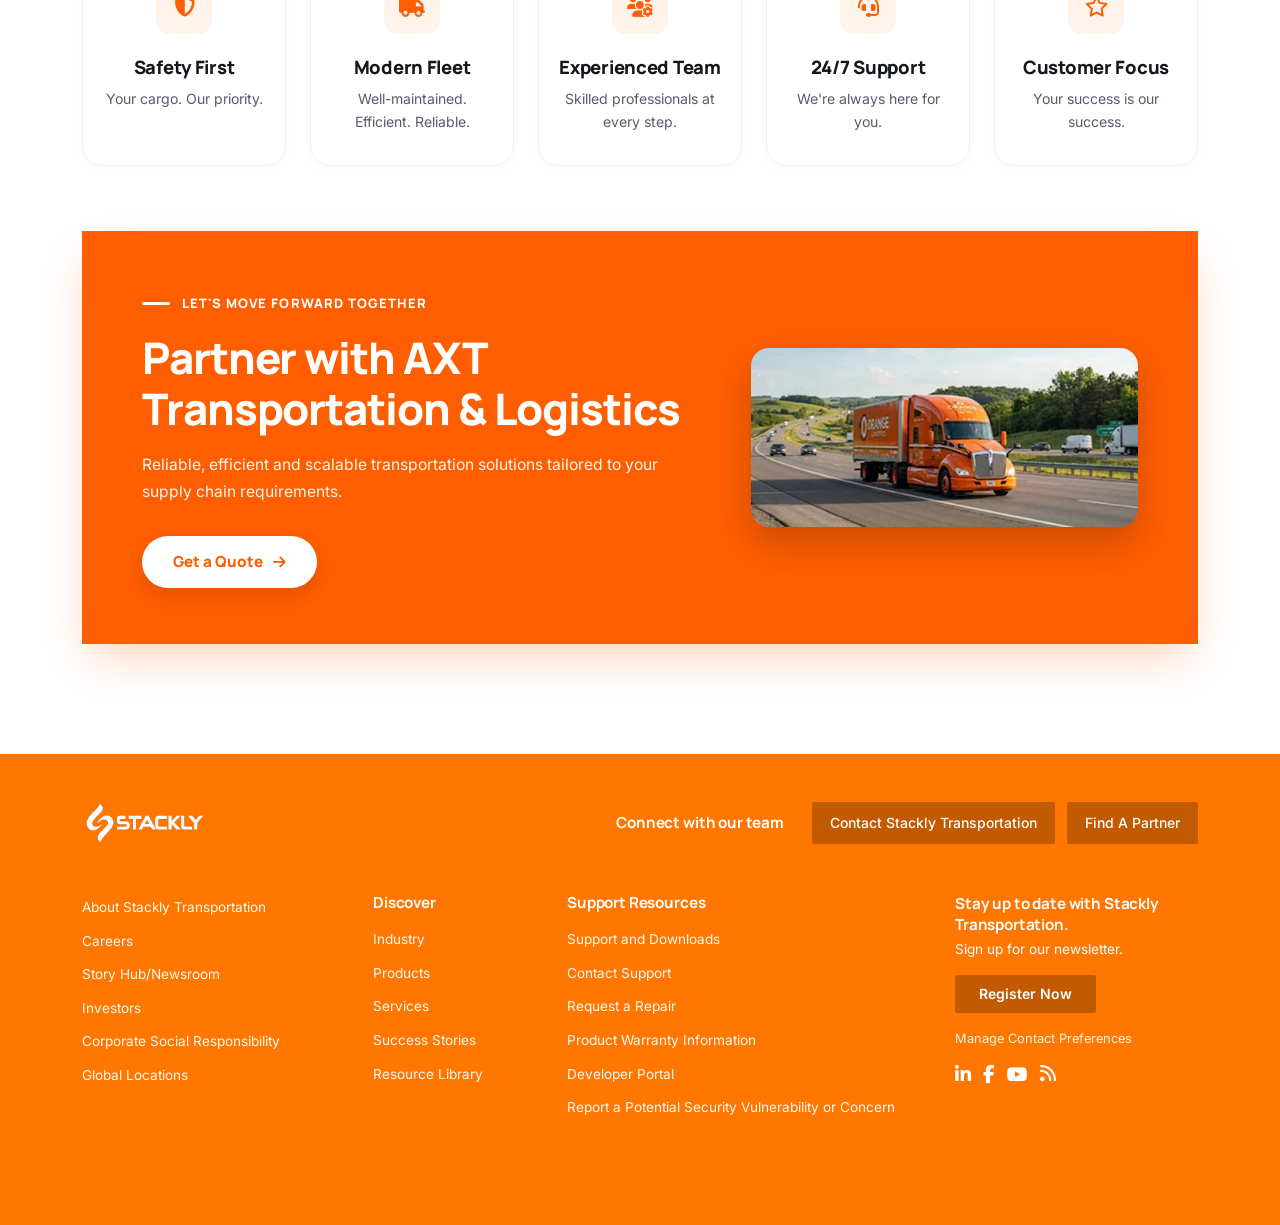
<file: pages/about.html>
<!doctype html>
<html lang="en">
  <head>
    <meta charset="UTF-8" />
    <meta name="viewport" content="width=device-width, initial-scale=1.0" />
    <title>About Us | Stackly Transportation and Logistics</title>

    <!-- Google Fonts: Manrope & Inter -->
    <link rel="preconnect" href="https://fonts.googleapis.com" />
    <link rel="preconnect" href="https://fonts.gstatic.com" crossorigin />
    <link
      href="https://fonts.googleapis.com/css2?family=Inter:wght@400;500;600;700&family=Manrope:wght@500;600;700;800;900&display=swap"
      rel="stylesheet"
    />

    <!-- Bootstrap 5.3.3 CSS CDN -->
    <link
      href="https://cdn.jsdelivr.net/npm/bootstrap@5.3.3/dist/css/bootstrap.min.css"
      rel="stylesheet"
      integrity="sha384-QWTKZyjpPEjISv5WaRU9OFeRpok6YctnYmDr5pNlyT2bRjXh0JMhjY6hW+ALEwIH"
      crossorigin="anonymous"
    />

    <!-- Font Awesome 6.7.2 CDN -->
    <link
      rel="stylesheet"
      href="https://cdnjs.cloudflare.com/ajax/libs/font-awesome/6.7.2/css/all.min.css"
      integrity="sha512-Evv84Mr4kqVGRNSgIGL/F/aIDqQb7xQ2vcrdIwxfjThSH8CSR7PBEakCr51Ck+w+/U6swU2Im1vVX0SVk9ABhg=="
      crossorigin="anonymous"
      referrerpolicy="no-referrer"
    />

    <!-- Custom CSS -->
    <link rel="stylesheet" href="../assets/css/styles.css" />
    <link rel="stylesheet" href="../assets/css/about.css" />
  </head>
  <body>
    <!-- Common Header Component Placeholder (Loaded from pages/components/header.html) -->
    <div id="header-placeholder"></div>

    <!-- Page Content -->
    <main>
      <!-- About Intro / Hero Section -->
      <section class="about-hero-section">
        <div class="container">
          <div class="row align-items-center g-4 g-lg-5">
            <!-- Left Text Content -->
            <div class="col-12 col-lg-6">
              <div class="about-hero-content">
                <h1 class="about-hero-title fade-in-element delay-1">
                  About AXT<br />
                  <span class="highlight-orange"
                    >Transportation &amp; Logistics</span
                  >
                </h1>
                <h3 class="about-hero-subheading fade-in-element delay-2">
                  Moving Progress. Delivering Trust.
                </h3>
                <p class="about-hero-description fade-in-element delay-3">
                  At AXT Transportation &amp; Logistics, we are more than just a
                  transportation company &mdash; we are a trusted partner in
                  keeping your business moving forward. With a commitment to
                  safety, efficiency and excellence, we deliver logistics
                  solutions that help our customers grow.
                </p>
              </div>
            </div>

            <!-- Right Image Card with Badge -->
            <div class="col-12 col-lg-6">
              <div class="about-hero-image-wrapper fade-in-element delay-2">
                <img
                  src="../assets/images/about/about-banner-img.webp"
                  alt="AXT Transportation & Logistics Fleet"
                  class="img-fluid about-hero-img"
                />
                <div class="about-fleet-badge">
                  <span class="badge-dot"></span>
                  <span class="badge-text">NATIONWIDE FLEET COVERAGE</span>
                </div>
              </div>
            </div>
          </div>
        </div>
      </section>

      <!-- Our Story & Mission Section -->
      <section class="about-story-section">
        <div class="container">
          <!-- Story Block (Top Row) -->
          <div class="row align-items-center g-4 g-lg-5 mb-5 mb-lg-6">
            <!-- Left Text Content -->
            <div class="col-12 col-lg-6">
              <div class="about-story-content fade-in-element delay-1">
                <div class="section-tag-wrapper">
                  <span class="section-tag-line"></span>
                  <span class="section-tag-text">OUR STORY</span>
                </div>
                <h2 class="about-story-title">
                  Built on Trust. Driven by<br class="d-none d-sm-inline" />
                  Purpose.
                </h2>
                <p class="about-story-description">
                  AXT Transportation &amp; Logistics was founded with a simple
                  vision &mdash; to provide reliable, efficient, and flexible
                  transportation solutions for businesses of all sizes. What
                  started as a small fleet operation has grown into a
                  full-service logistics partner, serving industries across the
                  nation.
                </p>
                <p class="about-story-description">
                  Through years of dedication, innovation, and a customer-first
                  approach, we have built a reputation for on-time delivery,
                  professional service, and unmatched reliability.
                </p>
                <div class="about-story-action">
                  <a href="#" class="btn-our-journey">
                    <span>Our Journey</span>
                    <i class="fa-solid fa-arrow-right"></i>
                  </a>
                </div>
              </div>
            </div>

            <!-- Right Fleet Image -->
            <div class="col-12 col-lg-6">
              <div class="about-story-image-wrapper fade-in-element delay-2">
                <img
                  src="../assets/images/about/about-our-story.webp"
                  alt="AXT Transportation Logistics Fleet and Facility"
                  class="img-fluid about-story-img"
                />
              </div>
            </div>
          </div>

          <!-- Mission, Vision & Values Cards (Bottom Row) -->
          <div class="row g-4 justify-content-center">
            <!-- Mission Card -->
            <div class="col-12 col-md-4">
              <div class="about-value-card fade-in-element delay-1">
                <div class="value-icon-box">
                  <i class="fa-solid fa-bullseye"></i>
                </div>
                <h3 class="value-card-title">Our Mission</h3>
                <p class="value-card-text">
                  To deliver safe, reliable and cost-effective transportation
                  and logistics solutions that exceed customer expectations.
                </p>
              </div>
            </div>

            <!-- Vision Card -->
            <div class="col-12 col-md-4">
              <div class="about-value-card fade-in-element delay-2">
                <div class="value-icon-box">
                  <i class="fa-regular fa-eye"></i>
                </div>
                <h3 class="value-card-title">Our Vision</h3>
                <p class="value-card-text">
                  To be a leading and most trusted transportation and logistics
                  company, known for our people, performance and innovation.
                </p>
              </div>
            </div>

            <!-- Values Card -->
            <div class="col-12 col-md-4">
              <div class="about-value-card fade-in-element delay-3">
                <div class="value-icon-box">
                  <i class="fa-solid fa-gem"></i>
                </div>
                <h3 class="value-card-title">Our Values</h3>
                <div class="value-card-text values-list">
                  <div class="value-row">
                    <span>Safety</span>
                    <span class="value-divider">|</span>
                    <span>Integrity</span>
                    <span class="value-divider">|</span>
                    <span>Reliability</span>
                  </div>
                  <div class="value-row">
                    <span>Teamwork</span>
                    <span class="value-divider">|</span>
                    <span>Customer Focus</span>
                  </div>
                  <div class="value-row">
                    <span>Continuous Improvement</span>
                  </div>
                </div>
              </div>
            </div>
          </div>
        </div>
      </section>

      <!-- Our Commitment / Numbers Counter Section -->
      <section class="about-commitment-section" id="our-commitment">
        <div class="container">
          <!-- Section Heading -->
          <div class="commitment-header fade-in-element">
            <div class="section-tag-wrapper">
              <span class="section-tag-line"></span>
              <span class="section-tag-text">OUR NUMBERS SPEAK</span>
            </div>
            <h2 class="commitment-title">Our Commitment</h2>
            <p class="commitment-subtitle">
              Behind every delivery is a team that cares. Here's a look at some
              of the milestones that define our journey.
            </p>
          </div>

          <!-- Divider -->
          <div class="commitment-divider"></div>

          <!-- Stats Grid -->
          <div class="row g-4 justify-content-center text-center">
            <!-- Stat Item 1: Years of Experience -->
            <div class="col-6 col-md-3">
              <div class="commitment-stat-card fade-in-element delay-1">
                <div class="stat-icon-circle">
                  <i class="fa-regular fa-calendar-days"></i>
                </div>
                <div class="stat-number">
                  <span class="counter-val" data-target="5">0</span
                  ><span class="stat-suffix">+</span>
                </div>
                <div class="stat-label">Years of Experience</div>
              </div>
            </div>

            <!-- Stat Item 2: Trucks in Fleet -->
            <div class="col-6 col-md-3">
              <div class="commitment-stat-card fade-in-element delay-2">
                <div class="stat-icon-circle">
                  <i class="fa-solid fa-truck"></i>
                </div>
                <div class="stat-number">
                  <span class="counter-val" data-target="250">0</span
                  ><span class="stat-suffix">+</span>
                </div>
                <div class="stat-label">Trucks in Fleet</div>
              </div>
            </div>

            <!-- Stat Item 3: Happy Clients -->
            <div class="col-6 col-md-3">
              <div class="commitment-stat-card fade-in-element delay-3">
                <div class="stat-icon-circle">
                  <i class="fa-solid fa-users"></i>
                </div>
                <div class="stat-number">
                  <span class="counter-val" data-target="300">0</span
                  ><span class="stat-suffix">+</span>
                </div>
                <div class="stat-label">Happy Clients</div>
              </div>
            </div>

            <!-- Stat Item 4: On-Time Delivery Rate -->
            <div class="col-6 col-md-3">
              <div class="commitment-stat-card fade-in-element delay-4">
                <div class="stat-icon-circle">
                  <i class="fa-regular fa-clock"></i>
                </div>
                <div class="stat-number">
                  <span class="counter-val" data-target="99">0</span
                  ><span class="stat-suffix">%</span>
                </div>
                <div class="stat-label">On-Time Delivery Rate</div>
              </div>
            </div>
          </div>
        </div>
      </section>

      <!-- Our People Section -->
      <section class="about-people-section" id="our-people">
        <div class="container">
          <div class="row align-items-center g-4 g-xl-5">
            <!-- Left Column: Content & CTA Button -->
            <div class="col-12 col-lg-4">
              <div class="about-people-content fade-in-element delay-1">
                <div class="section-tag-wrapper">
                  <span class="section-tag-line"></span>
                  <span class="section-tag-text">OUR PEOPLE</span>
                </div>
                <h2 class="about-people-title">The Heart of AXT</h2>
                <p class="about-people-description">
                  Our team is our greatest strength. From our experienced
                  drivers and logistics experts to our support staff, everyone
                  at AXT is dedicated to delivering excellence. We believe in
                  building a workplace where people grow, contribute and succeed
                  together.
                </p>
                <div class="about-people-action">
                  <a href="#" class="btn-join-team">
                    <span>Join Our Team</span>
                    <i class="fa-solid fa-arrow-right"></i>
                  </a>
                </div>
              </div>
            </div>

            <!-- Middle Column: Image with Operations Badge -->
            <div class="col-12 col-md-7 col-lg-5">
              <div class="about-people-image-wrapper fade-in-element delay-2">
                <img
                  src="../assets/images/about/about-our-people.webp"
                  alt="AXT Dedicated Fleet Operations and Drivers"
                  class="img-fluid about-people-img"
                />
                <div class="about-people-badge">
                  <span>DEDICATED FLEET OPERATIONS &amp; DRIVERS</span>
                </div>
              </div>
            </div>

            <!-- Right Column: Quote Card -->
            <div class="col-12 col-md-5 col-lg-3">
              <div class="about-quote-card fade-in-element delay-3">
                <div class="quote-icon">
                  <i class="fa-solid fa-quote-left"></i>
                </div>
                <blockquote class="quote-text">
                  We don't just move goods, we move possibilities.
                </blockquote>
                <div class="quote-author">&mdash; AXT TEAM</div>
              </div>
            </div>
          </div>
        </div>
      </section>

      <!-- Why Work With Us Section -->
      <section class="about-why-us-section" id="why-work-with-us">
        <div class="container">
          <!-- Section Header -->
          <div class="why-us-header fade-in-element">
            <div class="section-tag-wrapper">
              <span class="section-tag-line"></span>
              <span class="section-tag-text">WHY WORK WITH US?</span>
            </div>
            <h2 class="why-us-title">A Partner You Can Count On</h2>
            <p class="why-us-description">
              We go beyond transportation. We build long-term partnerships with
              our customers, employees and communities through trust,
              transparency and consistent performance.
            </p>
          </div>

          <!-- 5 Features Row -->
          <div
            class="row row-cols-1 row-cols-sm-2 row-cols-md-3 row-cols-lg-5 g-3 g-xl-4"
          >
            <!-- Feature 1: Safety First -->
            <div class="col">
              <div class="why-us-card fade-in-element delay-1">
                <div class="why-us-icon-box">
                  <i class="fa-solid fa-shield-halved"></i>
                </div>
                <h3 class="why-us-card-title">Safety First</h3>
                <p class="why-us-card-text">Your cargo. Our priority.</p>
              </div>
            </div>

            <!-- Feature 2: Modern Fleet -->
            <div class="col">
              <div class="why-us-card fade-in-element delay-2">
                <div class="why-us-icon-box">
                  <i class="fa-solid fa-truck"></i>
                </div>
                <h3 class="why-us-card-title">Modern Fleet</h3>
                <p class="why-us-card-text">
                  Well-maintained. Efficient. Reliable.
                </p>
              </div>
            </div>

            <!-- Feature 3: Experienced Team -->
            <div class="col">
              <div class="why-us-card fade-in-element delay-3">
                <div class="why-us-icon-box">
                  <i class="fa-solid fa-users-gear"></i>
                </div>
                <h3 class="why-us-card-title">Experienced Team</h3>
                <p class="why-us-card-text">
                  Skilled professionals at every step.
                </p>
              </div>
            </div>

            <!-- Feature 4: 24/7 Support -->
            <div class="col">
              <div class="why-us-card fade-in-element delay-4">
                <div class="why-us-icon-box">
                  <i class="fa-solid fa-headset"></i>
                </div>
                <h3 class="why-us-card-title">24/7 Support</h3>
                <p class="why-us-card-text">We're always here for you.</p>
              </div>
            </div>

            <!-- Feature 5: Customer Focus -->
            <div class="col">
              <div class="why-us-card fade-in-element delay-5">
                <div class="why-us-icon-box">
                  <i class="fa-regular fa-star"></i>
                </div>
                <h3 class="why-us-card-title">Customer Focus</h3>
                <p class="why-us-card-text">Your success is our success.</p>
              </div>
            </div>
          </div>
        </div>
      </section>

      <!-- Partner CTA / Get a Quote Section -->
      <section class="about-cta-section" id="partner-cta">
        <div class="container">
          <div class="about-cta-card fade-in-element">
            <div class="row align-items-center g-4 g-lg-5">
              <!-- Left: Content -->
              <div class="col-12 col-lg-7">
                <div class="about-cta-content fade-in-element delay-1">
                  <div class="about-cta-tag">
                    <span class="cta-tag-line"></span>
                    <span class="cta-tag-text"
                      >LET'S MOVE FORWARD TOGETHER</span
                    >
                  </div>
                  <h2 class="about-cta-title">
                    Partner with AXT Transportation &amp; Logistics
                  </h2>
                  <p class="about-cta-description">
                    Reliable, efficient and scalable transportation solutions
                    tailored to your supply chain requirements.
                  </p>
                  <div class="about-cta-action">
                    <a href="#" class="btn-cta-quote">
                      <span>Get a Quote</span>
                      <i class="fa-solid fa-arrow-right"></i>
                    </a>
                  </div>
                </div>
              </div>

              <!-- Right: Image -->
              <div class="col-12 col-lg-5">
                <div class="about-cta-image-wrapper fade-in-element delay-2">
                  <img
                    src="../assets/images/about/about-get-a-quote.webp"
                    alt="AXT Transportation Logistics Fleet on Road"
                    class="img-fluid about-cta-img"
                  />
                </div>
              </div>
            </div>
          </div>
        </div>
      </section>
    </main>

    <!-- Common Footer Component Placeholder (Loaded from pages/components/footer.html) -->
    <div id="footer-placeholder"></div>

    <!-- Bootstrap 5.3.3 JS Bundle -->
    <script
      src="https://cdn.jsdelivr.net/npm/bootstrap@5.3.3/dist/js/bootstrap.bundle.min.js"
      integrity="sha384-YvpcrYf0tY3lHB60NNkmXc5s9fDVZLESaAA55NDzOxhy9GkcIdslK1eN7N6jIeHz"
      crossorigin="anonymous"
    ></script>

    <!-- Custom JavaScript -->
    <script src="../assets/js/script.js"></script>
  </body>
</html>
</file>
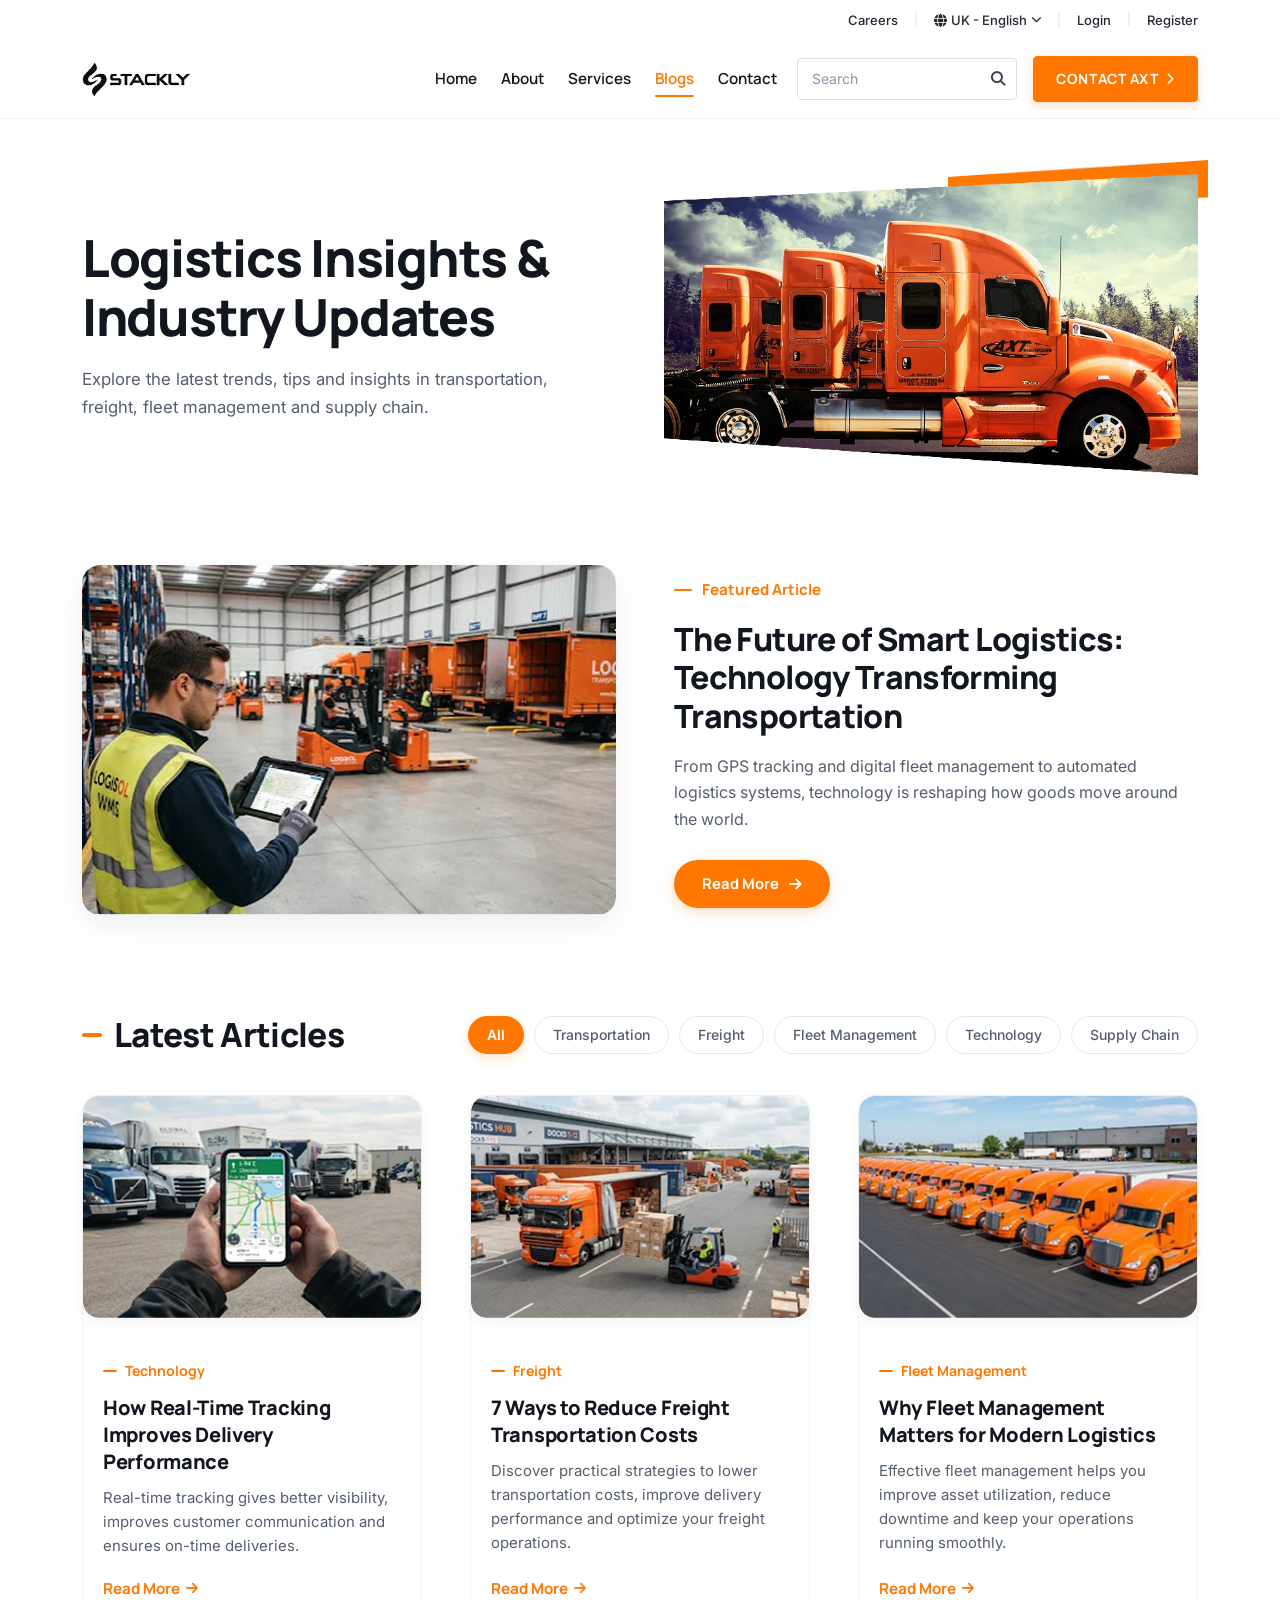
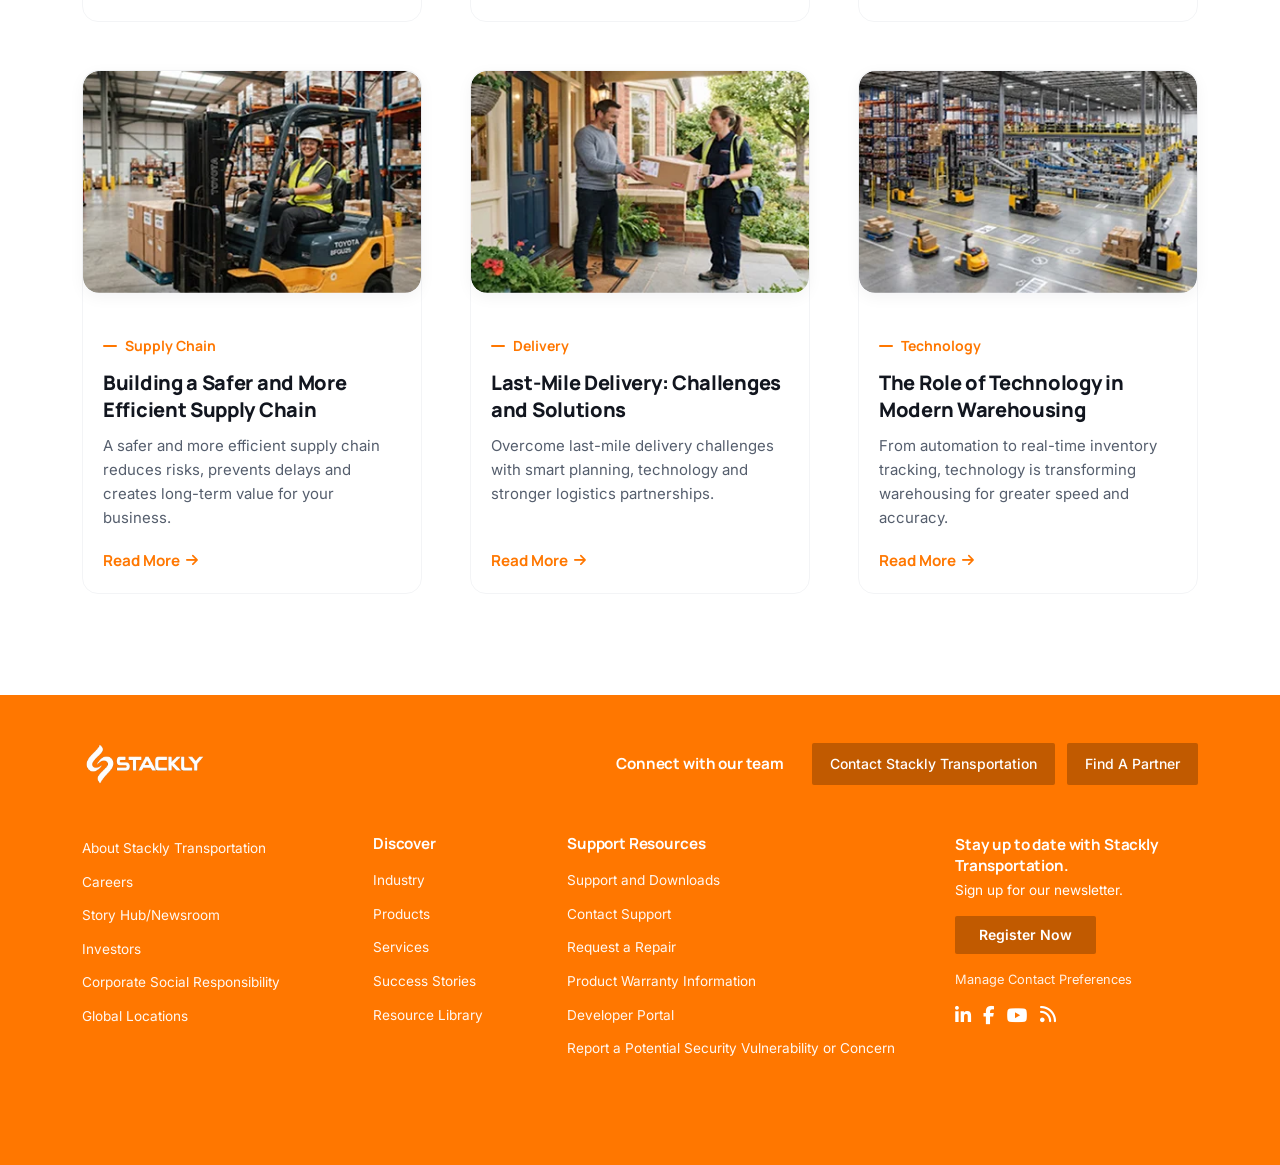
<file: pages/blog.html>
<!doctype html>
<html lang="en">
  <head>
    <meta charset="UTF-8" />
    <meta name="viewport" content="width=device-width, initial-scale=1.0" />
    <title>Blogs & Insights | Stackly Transportation and Logistics</title>

    <!-- Google Fonts: Manrope & Inter -->
    <link rel="preconnect" href="https://fonts.googleapis.com" />
    <link rel="preconnect" href="https://fonts.gstatic.com" crossorigin />
    <link
      href="https://fonts.googleapis.com/css2?family=Inter:wght@400;500;600;700&family=Manrope:wght@500;600;700;800&display=swap"
      rel="stylesheet"
    />

    <!-- Bootstrap 5.3.3 CSS CDN -->
    <link
      href="https://cdn.jsdelivr.net/npm/bootstrap@5.3.3/dist/css/bootstrap.min.css"
      rel="stylesheet"
      integrity="sha384-QWTKZyjpPEjISv5WaRU9OFeRpok6YctnYmDr5pNlyT2bRjXh0JMhjY6hW+ALEwIH"
      crossorigin="anonymous"
    />

    <!-- Font Awesome 6.7.2 CDN -->
    <link
      rel="stylesheet"
      href="https://cdnjs.cloudflare.com/ajax/libs/font-awesome/6.7.2/css/all.min.css"
      integrity="sha512-Evv84Mr4kqVGRNSgIGL/F/aIDqQb7xQ2vcrdIwxfjThSH8CSR7PBEakCr51Ck+w+/U6swU2Im1vVX0SVk9ABhg=="
      crossorigin="anonymous"
      referrerpolicy="no-referrer"
    />

    <!-- Custom CSS -->
    <link rel="stylesheet" href="../assets/css/styles.css" />
    <link rel="stylesheet" href="../assets/css/blog.css" />
  </head>
  <body>
    <!-- Common Header Component Placeholder (Loaded from pages/components/header.html) -->
    <div id="header-placeholder"></div>

    <!-- Page Content -->
    <main>
      <!-- Main Blog Hero Section -->
      <section class="blog-hero-section">
        <div class="container">
          <div class="row align-items-center g-4 g-lg-5">
            <!-- Left Text Content -->
            <div class="col-12 col-lg-6">
              <div class="blog-hero-content">
                <h1 class="blog-hero-title fade-in-element delay-1">
                  Logistics Insights &amp;<br />
                  Industry Updates
                </h1>
                <p class="blog-hero-description fade-in-element delay-2">
                  Explore the latest trends, tips and insights in
                  transportation, freight, fleet management and supply chain.
                </p>
              </div>
            </div>

            <!-- Right Visual Graphic -->
            <div class="col-12 col-lg-6">
              <div class="blog-hero-visual fade-in-element delay-2">
                <div class="blog-hero-visual-wrapper position-relative">
                  <!-- Decorative Accent Element -->
                  <div class="blog-hero-accent">
                    <img
                      src="../assets/images/home/Rectangle.webp"
                      alt="Decorative Accent"
                      class="img-fluid"
                      onerror="this.style.display = 'none'"
                    />
                  </div>
                  <!-- Main Hero Truck Fleet Image -->
                  <img
                    src="../assets/images/home/home-hero-rightsideimage.webp"
                    alt="Logistics and Freight Fleet Trucks"
                    class="img-fluid blog-hero-img"
                  />
                </div>
              </div>
            </div>
          </div>
        </div>
      </section>

      <!-- Featured Article Main Section -->
      <section class="blog-featured-section">
        <div class="container">
          <div class="row align-items-center g-4 g-lg-5">
            <!-- Left Featured Image -->
            <div class="col-12 col-lg-6">
              <div
                class="featured-article-image-wrapper fade-in-element delay-1"
              >
                <img
                  src="../assets/images/blog/blog-featured-article.webp"
                  alt="Warehouse operations and smart logistics technology"
                  class="img-fluid featured-article-img"
                />
              </div>
            </div>

            <!-- Right Featured Content -->
            <div class="col-12 col-lg-6">
              <div class="featured-article-content fade-in-element delay-2">
                <div class="featured-article-tag">
                  <span class="tag-line" aria-hidden="true"></span>
                  <span class="tag-text">Featured Article</span>
                </div>
                <h2 class="featured-article-title">
                  <a href="#">
                    The Future of Smart Logistics:<br />
                    Technology Transforming<br />
                    Transportation
                  </a>
                </h2>
                <p class="featured-article-description">
                  From GPS tracking and digital fleet management to automated
                  logistics systems, technology is reshaping how goods move
                  around the world.
                </p>
                <a href="#" class="btn-read-more">
                  <span>Read More</span>
                  <i
                    class="fa-solid fa-arrow-right btn-arrow-icon"
                    aria-hidden="true"
                  ></i>
                </a>
              </div>
            </div>
          </div>
        </div>
      </section>

      <!-- Latest Articles Section -->
      <section class="blog-latest-section">
        <div class="container">
          <!-- Section Header & Filter Navigation -->
          <div class="blog-latest-header-wrapper fade-in-element">
            <div class="blog-latest-title-wrap">
              <span class="title-line" aria-hidden="true"></span>
              <h2 class="blog-latest-title">Latest Articles</h2>
            </div>

            <!-- Filter Tabs -->
            <div
              class="blog-filter-nav"
              role="tablist"
              aria-label="Filter articles by category"
            >
              <button class="blog-filter-btn active" data-filter="all">
                All
              </button>
              <button class="blog-filter-btn" data-filter="transportation">
                Transportation
              </button>
              <button class="blog-filter-btn" data-filter="freight">
                Freight
              </button>
              <button class="blog-filter-btn" data-filter="fleet-management">
                Fleet Management
              </button>
              <button class="blog-filter-btn" data-filter="technology">
                Technology
              </button>
              <button class="blog-filter-btn" data-filter="supply-chain">
                Supply Chain
              </button>
            </div>
          </div>

          <!-- Articles 3-Column Grid -->
          <div class="row g-4 g-lg-5" id="blogArticlesGrid">
            <!-- Article 1 -->
            <div
              class="col-12 col-md-6 col-lg-4 article-card-col fade-in-element delay-1"
              data-category="technology"
            >
              <article class="latest-article-card">
                <div class="latest-article-img-wrap">
                  <img
                    src="../assets/images/blog/blog-latest-article-image-1.webp"
                    alt="How Real-Time Tracking Improves Delivery Performance"
                    class="latest-article-img"
                  />
                </div>
                <div class="latest-article-body">
                  <div class="latest-article-tag">
                    <span class="tag-line" aria-hidden="true"></span>
                    <span class="tag-text">Technology</span>
                  </div>
                  <h3 class="latest-article-title">
                    <a href="#"
                      >How Real-Time Tracking Improves Delivery Performance</a
                    >
                  </h3>
                  <p class="latest-article-description">
                    Real-time tracking gives better visibility, improves
                    customer communication and ensures on-time deliveries.
                  </p>
                  <a href="#" class="latest-article-readmore">
                    <span>Read More</span>
                    <i
                      class="fa-solid fa-arrow-right arrow-icon"
                      aria-hidden="true"
                    ></i>
                  </a>
                </div>
              </article>
            </div>

            <!-- Article 2 -->
            <div
              class="col-12 col-md-6 col-lg-4 article-card-col fade-in-element delay-2"
              data-category="freight"
            >
              <article class="latest-article-card">
                <div class="latest-article-img-wrap">
                  <img
                    src="../assets/images/blog/blog-latest-article-image-2.webp"
                    alt="7 Ways to Reduce Freight Transportation Costs"
                    class="latest-article-img"
                  />
                </div>
                <div class="latest-article-body">
                  <div class="latest-article-tag">
                    <span class="tag-line" aria-hidden="true"></span>
                    <span class="tag-text">Freight</span>
                  </div>
                  <h3 class="latest-article-title">
                    <a href="#"
                      >7 Ways to Reduce Freight Transportation Costs</a
                    >
                  </h3>
                  <p class="latest-article-description">
                    Discover practical strategies to lower transportation costs,
                    improve delivery performance and optimize your freight
                    operations.
                  </p>
                  <a href="#" class="latest-article-readmore">
                    <span>Read More</span>
                    <i
                      class="fa-solid fa-arrow-right arrow-icon"
                      aria-hidden="true"
                    ></i>
                  </a>
                </div>
              </article>
            </div>

            <!-- Article 3 -->
            <div
              class="col-12 col-md-6 col-lg-4 article-card-col fade-in-element delay-3"
              data-category="fleet-management"
            >
              <article class="latest-article-card">
                <div class="latest-article-img-wrap">
                  <img
                    src="../assets/images/blog/blog-latest-article-image-3.webp"
                    alt="Why Fleet Management Matters for Modern Logistics"
                    class="latest-article-img"
                  />
                </div>
                <div class="latest-article-body">
                  <div class="latest-article-tag">
                    <span class="tag-line" aria-hidden="true"></span>
                    <span class="tag-text">Fleet Management</span>
                  </div>
                  <h3 class="latest-article-title">
                    <a href="#"
                      >Why Fleet Management Matters for Modern Logistics</a
                    >
                  </h3>
                  <p class="latest-article-description">
                    Effective fleet management helps you improve asset
                    utilization, reduce downtime and keep your operations
                    running smoothly.
                  </p>
                  <a href="#" class="latest-article-readmore">
                    <span>Read More</span>
                    <i
                      class="fa-solid fa-arrow-right arrow-icon"
                      aria-hidden="true"
                    ></i>
                  </a>
                </div>
              </article>
            </div>

            <!-- Article 4 -->
            <div
              class="col-12 col-md-6 col-lg-4 article-card-col fade-in-element delay-1"
              data-category="supply-chain"
            >
              <article class="latest-article-card">
                <div class="latest-article-img-wrap">
                  <img
                    src="../assets/images/blog/blog-latest-article-image-4.webp"
                    alt="Building a Safer and More Efficient Supply Chain"
                    class="latest-article-img"
                  />
                </div>
                <div class="latest-article-body">
                  <div class="latest-article-tag">
                    <span class="tag-line" aria-hidden="true"></span>
                    <span class="tag-text">Supply Chain</span>
                  </div>
                  <h3 class="latest-article-title">
                    <a href="#"
                      >Building a Safer and More Efficient Supply Chain</a
                    >
                  </h3>
                  <p class="latest-article-description">
                    A safer and more efficient supply chain reduces risks,
                    prevents delays and creates long-term value for your
                    business.
                  </p>
                  <a href="#" class="latest-article-readmore">
                    <span>Read More</span>
                    <i
                      class="fa-solid fa-arrow-right arrow-icon"
                      aria-hidden="true"
                    ></i>
                  </a>
                </div>
              </article>
            </div>

            <!-- Article 5 -->
            <div
              class="col-12 col-md-6 col-lg-4 article-card-col fade-in-element delay-2"
              data-category="transportation"
            >
              <article class="latest-article-card">
                <div class="latest-article-img-wrap">
                  <img
                    src="../assets/images/blog/blog-latest-article-image-5.webp"
                    alt="Last-Mile Delivery: Challenges and Solutions"
                    class="latest-article-img"
                  />
                </div>
                <div class="latest-article-body">
                  <div class="latest-article-tag">
                    <span class="tag-line" aria-hidden="true"></span>
                    <span class="tag-text">Delivery</span>
                  </div>
                  <h3 class="latest-article-title">
                    <a href="#">Last-Mile Delivery: Challenges and Solutions</a>
                  </h3>
                  <p class="latest-article-description">
                    Overcome last-mile delivery challenges with smart planning,
                    technology and stronger logistics partnerships.
                  </p>
                  <a href="#" class="latest-article-readmore">
                    <span>Read More</span>
                    <i
                      class="fa-solid fa-arrow-right arrow-icon"
                      aria-hidden="true"
                    ></i>
                  </a>
                </div>
              </article>
            </div>

            <!-- Article 6 -->
            <div
              class="col-12 col-md-6 col-lg-4 article-card-col fade-in-element delay-3"
              data-category="technology"
            >
              <article class="latest-article-card">
                <div class="latest-article-img-wrap">
                  <img
                    src="../assets/images/blog/blog-latest-article-image-6.webp"
                    alt="The Role of Technology in Modern Warehousing"
                    class="latest-article-img"
                  />
                </div>
                <div class="latest-article-body">
                  <div class="latest-article-tag">
                    <span class="tag-line" aria-hidden="true"></span>
                    <span class="tag-text">Technology</span>
                  </div>
                  <h3 class="latest-article-title">
                    <a href="#">The Role of Technology in Modern Warehousing</a>
                  </h3>
                  <p class="latest-article-description">
                    From automation to real-time inventory tracking, technology
                    is transforming warehousing for greater speed and accuracy.
                  </p>
                  <a href="#" class="latest-article-readmore">
                    <span>Read More</span>
                    <i
                      class="fa-solid fa-arrow-right arrow-icon"
                      aria-hidden="true"
                    ></i>
                  </a>
                </div>
              </article>
            </div>
          </div>
        </div>
      </section>
    </main>

    <!-- Common Footer Component Placeholder (Loaded from pages/components/footer.html) -->
    <div id="footer-placeholder"></div>

    <!-- Bootstrap 5.3.3 JS Bundle -->
    <script
      src="https://cdn.jsdelivr.net/npm/bootstrap@5.3.3/dist/js/bootstrap.bundle.min.js"
      integrity="sha384-YvpcrYf0tY3lHB60NNkmXc5s9fDVZLESaAA55NDzOxhy9GkcIdslK1eN7N6jIeHz"
      crossorigin="anonymous"
    ></script>

    <!-- Custom JavaScript -->
    <script src="../assets/js/script.js"></script>
  </body>
</html>
</file>
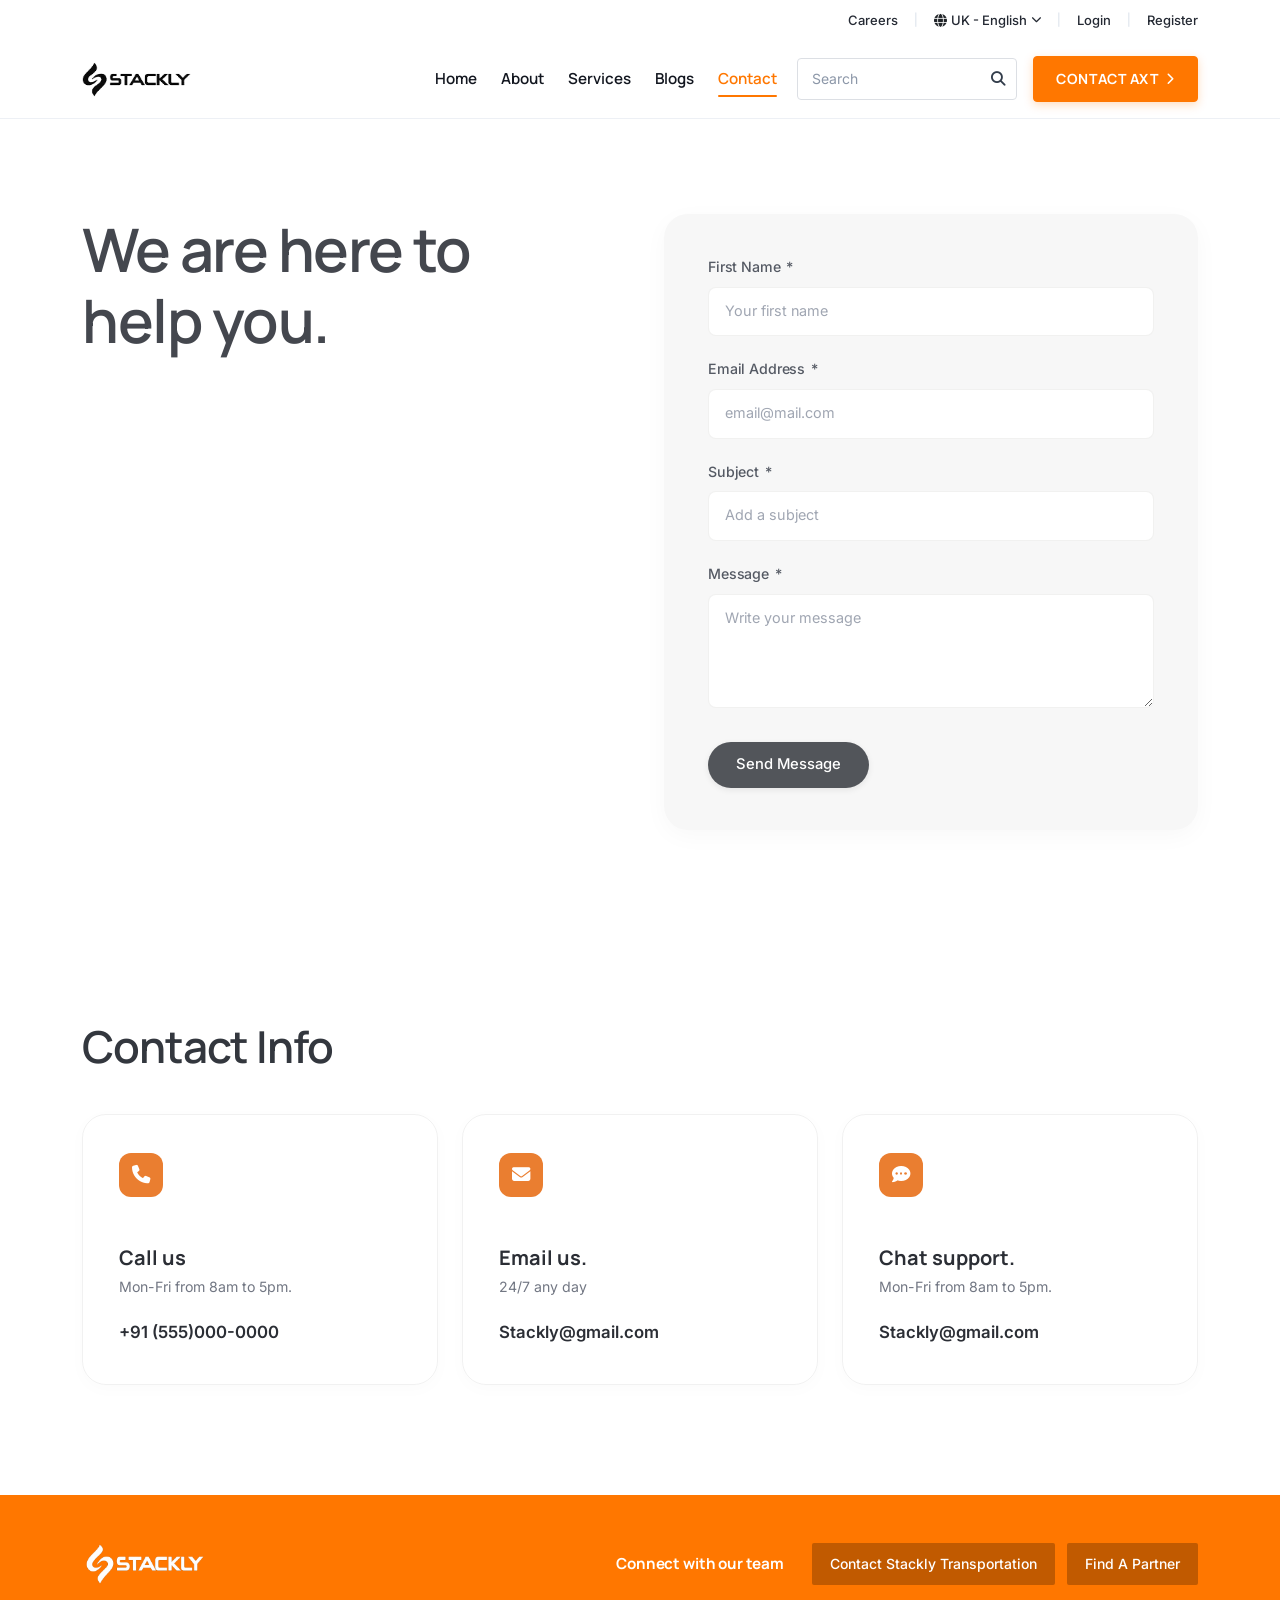
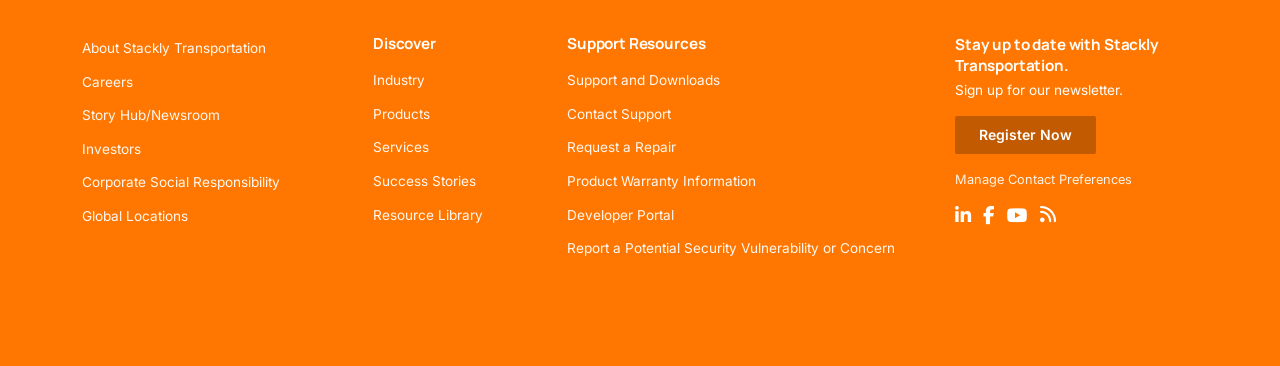
<file: pages/contact.html>
<!doctype html>
<html lang="en">
  <head>
    <meta charset="UTF-8" />
    <meta name="viewport" content="width=device-width, initial-scale=1.0" />
    <title>Contact Us | Stackly Transportation and Logistics</title>

    <!-- Google Fonts: Manrope & Inter -->
    <link rel="preconnect" href="https://fonts.googleapis.com" />
    <link rel="preconnect" href="https://fonts.gstatic.com" crossorigin />
    <link
      href="https://fonts.googleapis.com/css2?family=Inter:wght@400;500;600;700&family=Manrope:wght@500;600;700;800&display=swap"
      rel="stylesheet"
    />

    <!-- Bootstrap 5.3.3 CSS CDN -->
    <link
      href="https://cdn.jsdelivr.net/npm/bootstrap@5.3.3/dist/css/bootstrap.min.css"
      rel="stylesheet"
      integrity="sha384-QWTKZyjpPEjISv5WaRU9OFeRpok6YctnYmDr5pNlyT2bRjXh0JMhjY6hW+ALEwIH"
      crossorigin="anonymous"
    />

    <!-- Font Awesome 6.7.2 CDN -->
    <link
      rel="stylesheet"
      href="https://cdnjs.cloudflare.com/ajax/libs/font-awesome/6.7.2/css/all.min.css"
      integrity="sha512-Evv84Mr4kqVGRNSgIGL/F/aIDqQb7xQ2vcrdIwxfjThSH8CSR7PBEakCr51Ck+w+/U6swU2Im1vVX0SVk9ABhg=="
      crossorigin="anonymous"
      referrerpolicy="no-referrer"
    />

    <!-- Custom CSS -->
    <link rel="stylesheet" href="../assets/css/styles.css" />
    <link rel="stylesheet" href="../assets/css/contact.css" />
  </head>
  <body>
    <!-- Common Header Component Placeholder (Loaded from pages/components/header.html) -->
    <div id="header-placeholder"></div>

    <!-- Page Content -->
    <main>
      <!-- Main Contact Section -->
      <section class="contact-main-section">
        <div class="container">
          <div class="row align-items-start g-4 g-lg-5">
            <!-- Left Column: Title -->
            <div class="col-12 col-lg-6">
              <div class="contact-main-heading-wrap fade-in-element delay-1">
                <h1 class="contact-main-title">
                  We are here to<br />help you.
                </h1>
              </div>
            </div>

            <!-- Right Column: Form Card -->
            <div class="col-12 col-lg-6">
              <div class="contact-card-wrapper fade-in-element delay-2">
                <div class="contact-form-card">
                  <!-- Submission feedback alert -->
                  <div
                    id="contactSuccessAlert"
                    class="contact-alert contact-alert-success"
                    role="alert"
                  >
                    <i class="fa-solid fa-circle-check me-2"></i>
                    Thank you! Your message has been sent successfully.
                  </div>

                  <form
                    id="contactMainForm"
                    class="contact-form"
                    action="404.html"
                  >
                    <!-- First Name -->
                    <div class="form-group">
                      <label for="firstName" class="contact-label">
                        First Name <span class="req-star">*</span>
                      </label>
                      <input
                        type="text"
                        id="firstName"
                        name="firstName"
                        class="contact-input"
                        placeholder="Your first name"
                        maxlength="16"
                        autocomplete="given-name"
                        required
                      />
                    </div>

                    <!-- Email Address -->
                    <div class="form-group">
                      <label for="emailAddress" class="contact-label">
                        Email Address <span class="req-star">*</span>
                      </label>
                      <input
                        type="email"
                        id="emailAddress"
                        name="emailAddress"
                        class="contact-input"
                        placeholder="email@mail.com"
                        autocomplete="email"
                        required
                      />
                    </div>

                    <!-- Subject -->
                    <div class="form-group">
                      <label for="subject" class="contact-label">
                        Subject <span class="req-star">*</span>
                      </label>
                      <input
                        type="text"
                        id="subject"
                        name="subject"
                        class="contact-input"
                        placeholder="Add a subject"
                        required
                      />
                    </div>

                    <!-- Message -->
                    <div class="form-group">
                      <label for="message" class="contact-label">
                        Message <span class="req-star">*</span>
                      </label>
                      <textarea
                        id="message"
                        name="message"
                        class="contact-input contact-textarea"
                        rows="4"
                        placeholder="Write your message"
                        required
                      ></textarea>
                    </div>

                    <!-- Submit Button -->
                    <div class="contact-submit-wrap">
                      <button type="submit" class="btn-contact-submit">
                        Send Message
                      </button>
                    </div>
                  </form>
                </div>
              </div>
            </div>
          </div>
        </div>
      </section>

      <!-- Contact Info Section -->
      <section class="contact-info-section">
        <div class="container">
          <h2 class="contact-info-title fade-in-element">Contact Info</h2>
          <div class="row g-4">
            <!-- Card 1: Call us -->
            <div class="col-12 col-md-4">
              <div class="contact-info-card fade-in-element delay-1">
                <div class="contact-info-icon">
                  <i class="fa-solid fa-phone"></i>
                </div>
                <div class="contact-info-body">
                  <h3 class="contact-info-heading">Call us</h3>
                  <p class="contact-info-hours">Mon-Fri from 8am to 5pm.</p>
                  <a href="#" class="contact-info-value">+91 (555)000-0000</a>
                </div>
              </div>
            </div>

            <!-- Card 2: Email us. -->
            <div class="col-12 col-md-4">
              <div class="contact-info-card fade-in-element delay-2">
                <div class="contact-info-icon">
                  <i class="fa-solid fa-envelope"></i>
                </div>
                <div class="contact-info-body">
                  <h3 class="contact-info-heading">Email us.</h3>
                  <p class="contact-info-hours">24/7 any day</p>
                  <a href="#" class="contact-info-value">Stackly@gmail.com</a>
                </div>
              </div>
            </div>

            <!-- Card 3: Chat support. -->
            <div class="col-12 col-md-4">
              <div class="contact-info-card fade-in-element delay-3">
                <div class="contact-info-icon">
                  <i class="fa-solid fa-comment-dots"></i>
                </div>
                <div class="contact-info-body">
                  <h3 class="contact-info-heading">Chat support.</h3>
                  <p class="contact-info-hours">Mon-Fri from 8am to 5pm.</p>
                  <a href="#" class="contact-info-value">Stackly@gmail.com</a>
                </div>
              </div>
            </div>
          </div>
        </div>
      </section>
    </main>

    <!-- Common Footer Component Placeholder (Loaded from pages/components/footer.html) -->
    <div id="footer-placeholder"></div>

    <!-- Bootstrap 5.3.3 JS Bundle -->
    <script
      src="https://cdn.jsdelivr.net/npm/bootstrap@5.3.3/dist/js/bootstrap.bundle.min.js"
      integrity="sha384-YvpcrYf0tY3lHB60NNkmXc5s9fDVZLESaAA55NDzOxhy9GkcIdslK1eN7N6jIeHz"
      crossorigin="anonymous"
    ></script>

    <!-- Custom JavaScript -->
    <script src="../assets/js/script.js"></script>
    <script src="../assets/js/contact.js"></script>
  </body>
</html>
</file>
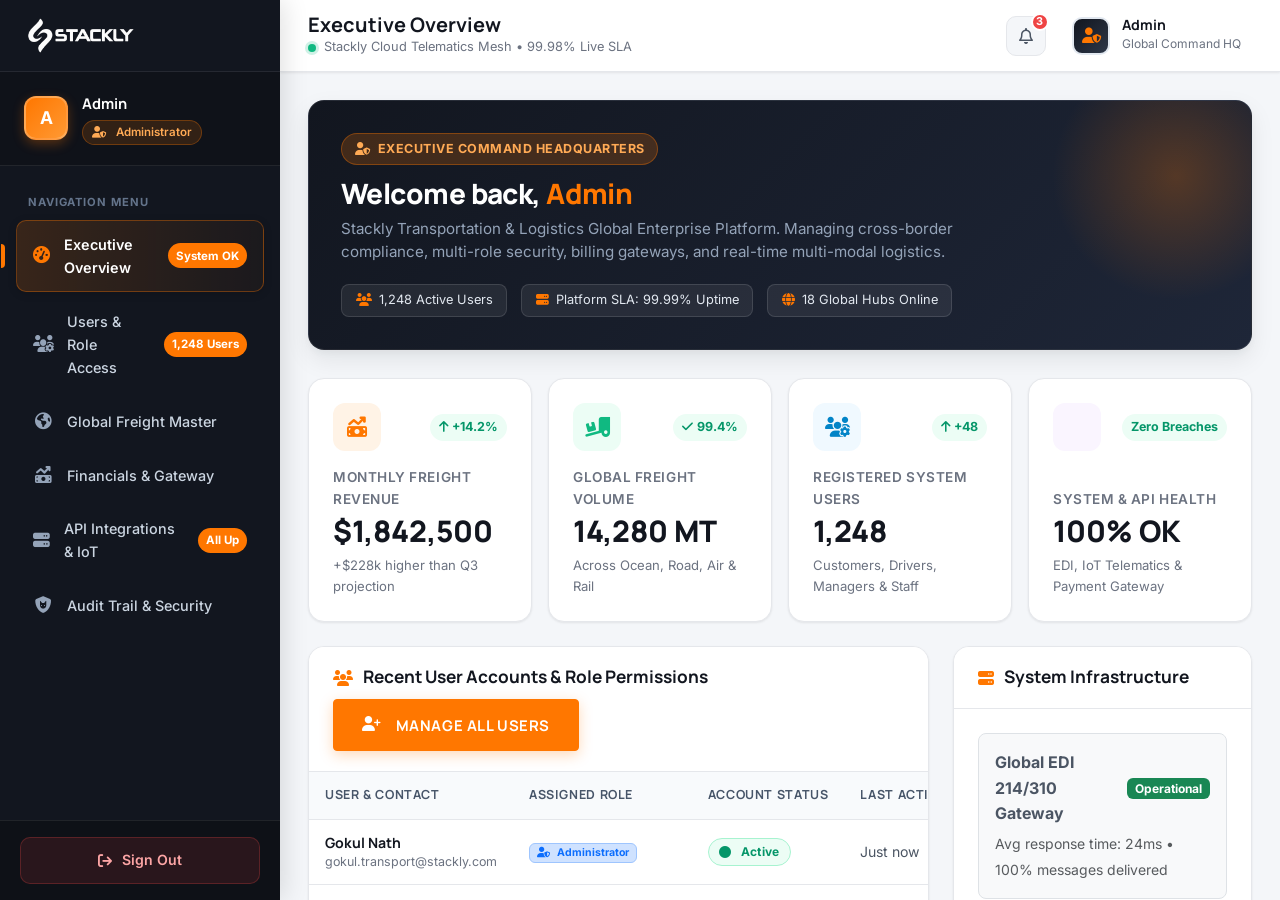
<file: pages/dashboard.html>
<!doctype html>
<html lang="en">
  <head>
    <meta charset="UTF-8" />
    <meta name="viewport" content="width=device-width, initial-scale=1.0" />
    <title>
      Enterprise Logistics Dashboard | Stackly Transportation & Logistics
    </title>

    <!-- Google Fonts: Manrope & Inter -->
    <link rel="preconnect" href="https://fonts.googleapis.com" />
    <link rel="preconnect" href="https://fonts.gstatic.com" crossorigin />
    <link
      href="https://fonts.googleapis.com/css2?family=Inter:wght@400;500;600;700&family=Manrope:wght@500;600;700;800;900&display=swap"
      rel="stylesheet"
    />

    <!-- Bootstrap 5.3.3 CSS CDN -->
    <link
      href="https://cdn.jsdelivr.net/npm/bootstrap@5.3.3/dist/css/bootstrap.min.css"
      rel="stylesheet"
      integrity="sha384-QWTKZyjpPEjISv5WaRU9OFeRpok6YctnYmDr5pNlyT2bRjXh0JMhjY6hW+ALEwIH"
      crossorigin="anonymous"
    />

    <!-- Font Awesome 6.7.2 CDN -->
    <link
      rel="stylesheet"
      href="https://cdnjs.cloudflare.com/ajax/libs/font-awesome/6.7.2/css/all.min.css"
      integrity="sha512-Evv84Mr4kqVGRNSgIGL/F/aIDqQb7xQ2vcrdIwxfjThSH8CSR7PBEakCr51Ck+w+/U6swU2Im1vVX0SVk9ABhg=="
      crossorigin="anonymous"
      referrerpolicy="no-referrer"
    />

    <!-- Custom Theme & Dashboard Stylesheet -->
    <link rel="stylesheet" href="../assets/css/styles.css" />
    <link rel="stylesheet" href="../assets/css/dashboard.css" />
  </head>
  <body class="dashboard-body">
    <!-- Mobile Sidebar Backdrop Overlay -->
    <div class="sidebar-overlay" id="sidebarOverlay"></div>

    <div class="dashboard-container">
      <!-- ==========================================================================
           Sidebar Navigation
           ========================================================================== -->
      <aside class="dashboard-sidebar" id="dashboardSidebar">
        <!-- Sidebar Brand Header -->
        <div class="sidebar-header">
          <a href="../index.html" class="sidebar-brand">
            <img
              src="../assets/images/logoStackly-footer.webp"
              alt="Stackly Logistics"
              class="sidebar-brand-logo"
            />
          </a>
          <button
            type="button"
            class="sidebar-close-btn"
            id="sidebarCloseBtn"
            aria-label="Close navigation"
          >
            <i class="fa-solid fa-xmark"></i>
          </button>
        </div>

        <!-- Sidebar User Profile Card -->
        <div class="sidebar-user-card">
          <div class="sidebar-user-avatar" id="sidebarUserAvatar">GN</div>
          <div class="sidebar-user-details">
            <div class="sidebar-user-name" id="sidebarUserName">Gokul Nath</div>
            <div class="sidebar-user-role-badge" id="sidebarUserRole">
              <i class="fa-solid fa-user-shield me-1"></i> Administrator
            </div>
          </div>
        </div>

        <!-- Sidebar Navigation Items (Populated dynamically based on role) -->
        <nav class="sidebar-nav-container" aria-label="Dashboard Navigation">
          <div class="sidebar-nav-section-title">Navigation Menu</div>
          <ul class="sidebar-nav-list" id="sidebarNavList">
            <!-- Rendered by dashboard.js based on role -->
          </ul>
        </nav>

        <!-- Sidebar Footer Action -->
        <div class="sidebar-footer">
          <button type="button" class="btn-sidebar-logout" id="logoutBtn">
            <i class="fa-solid fa-arrow-right-from-bracket"></i>
            <span>Sign Out</span>
          </button>
        </div>
      </aside>

      <!-- ==========================================================================
           Main Dashboard Area
           ========================================================================== -->
      <main class="dashboard-main">
        <!-- Top App Navigation Bar -->
        <header class="dashboard-topbar">
          <div class="topbar-left">
            <button
              type="button"
              class="sidebar-toggle-btn d-lg-none"
              id="mobileSidebarToggle"
              aria-label="Toggle mobile menu"
            >
              <i class="fa-solid fa-bars"></i>
            </button>

            <div class="topbar-title-block">
              <h1 class="topbar-page-title" id="topbarPageTitle">Overview</h1>
              <div class="topbar-subtitle">
                <span class="topbar-status-dot"></span>
                <span>Stackly Cloud Telematics Mesh • 99.98% Live SLA</span>
              </div>
            </div>
          </div>

          <div class="topbar-right">
            <!-- Dynamic Role Switcher (Allows instant previewing of all 5 roles) -->
            <!-- <div class="role-switcher-box">
              <i class="fa-solid fa-id-badge text-primary"></i>
              <label for="dashRoleSelect" class="role-switcher-label">Active Role:</label>
              <select
                class="role-select-dropdown"
                id="dashRoleSelect"
                name="dashRole"
                aria-label="Switch dashboard role"
              >
                <option value="customer">Customer / Shipper</option>
                <option value="driver">Driver / Carrier</option>
                <option value="fleet_manager">Fleet Manager</option>
                <option value="logistics_coordinator">
                  Logistics Coordinator
                </option>
                <option value="admin">Administrator</option>
              </select>
            </div> -->

            <!-- Notifications Toggle -->
            <button type="button" class="topbar-icon-btn" title="Notifications">
              <i class="fa-regular fa-bell"></i>
              <span class="topbar-badge-count">3</span>
            </button>

            <!-- User Menu -->
            <div class="topbar-user-menu">
              <div class="topbar-user-avatar" id="topbarUserAvatar">
                <i class="fa-solid fa-user-shield"></i>
              </div>
              <div class="topbar-user-info d-none d-md-flex">
                <span class="topbar-user-name" id="topbarUserName"
                  >Gokul Nath</span
                >
                <span class="topbar-user-role" id="topbarUserRole"
                  >Administrator</span
                >
              </div>
            </div>
          </div>
        </header>

        <!-- Main Dynamic View Container -->
        <div class="dashboard-content-area" id="dashboardViewContainer">
          <!-- Populated by dashboard.js according to active view -->
        </div>
      </main>
    </div>

    <!-- Bootstrap 5.3.3 JS Bundle CDN -->
    <script
      src="https://cdn.jsdelivr.net/npm/bootstrap@5.3.3/dist/js/bootstrap.bundle.min.js"
      integrity="sha384-YvpcrYf0tY3lHB60NNkmXc5s9fDVZLESaAA55NDzOxhy9GkcIdslK1eN7N6jIeHz"
      crossorigin="anonymous"
    ></script>

    <!-- Dashboard App Logic -->
    <script src="../assets/js/dashboard.js"></script>
  </body>
</html>
</file>
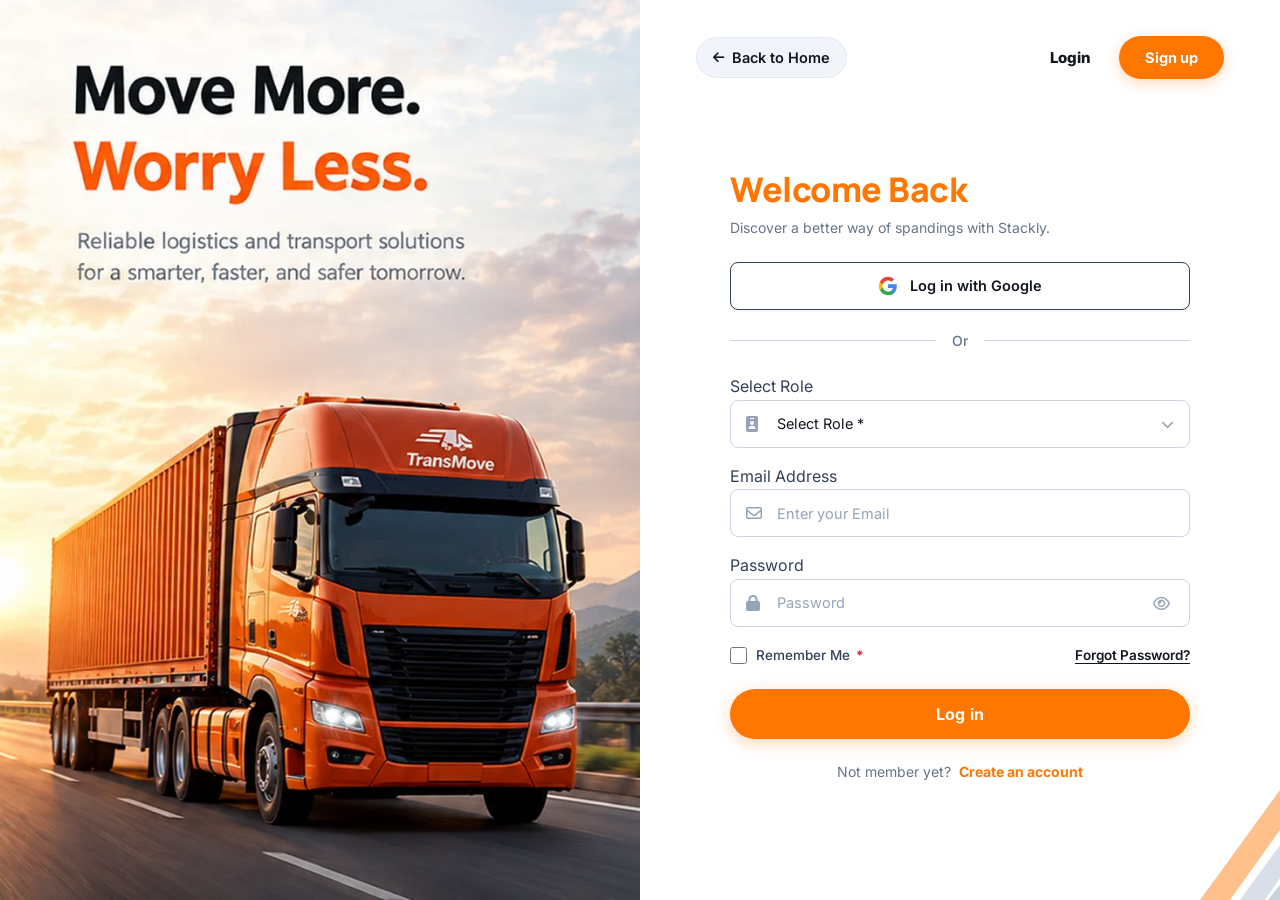
<file: pages/login.html>
<!doctype html>
<html lang="en">
  <head>
    <meta charset="UTF-8" />
    <meta name="viewport" content="width=device-width, initial-scale=1.0" />
    <title>Login | Stackly Transportation and Logistics</title>

    <!-- Google Fonts: Manrope & Inter -->
    <link rel="preconnect" href="https://fonts.googleapis.com" />
    <link rel="preconnect" href="https://fonts.gstatic.com" crossorigin />
    <link
      href="https://fonts.googleapis.com/css2?family=Inter:wght@400;500;600;700&family=Manrope:wght@500;600;700;800&display=swap"
      rel="stylesheet"
    />

    <!-- Font Awesome 6.7.2 CDN -->
    <link
      rel="stylesheet"
      href="https://cdnjs.cloudflare.com/ajax/libs/font-awesome/6.7.2/css/all.min.css"
      integrity="sha512-Evv84Mr4kqVGRNSgIGL/F/aIDqQb7xQ2vcrdIwxfjThSH8CSR7PBEakCr51Ck+w+/U6swU2Im1vVX0SVk9ABhg=="
      crossorigin="anonymous"
      referrerpolicy="no-referrer"
    />

    <!-- Custom Auth Stylesheet -->
    <link rel="stylesheet" href="../assets/css/styles.css" />
    <link rel="stylesheet" href="../assets/css/auth.css" />
  </head>
  <body class="auth-body">
    <!-- Auth Main Split-Screen Container -->
    <div class="auth-wrapper">
      <!-- Left Hero Banner -->
      <div class="auth-left-banner">
        <img
          src="../assets/images/auth-leftside-image.webp"
          alt="TransMove - Move More. Worry Less."
          loading="eager"
        />
      </div>

      <!-- Right Form Container -->
      <div class="auth-right-container">
        <!-- Top Navigation Header -->
        <header class="auth-top-header">
          <!-- Back to Home Button -->
          <a
            href="../index.html"
            class="btn-back-home"
            title="Return to Home page"
          >
            <i class="fa-solid fa-arrow-left" aria-hidden="true"></i>
            <span>Back to Home</span>
          </a>

          <!-- Top Action Links -->
          <div class="auth-nav-group">
            <a href="login.html" class="auth-nav-link active">Login</a>
            <a href="register.html" class="btn-top-signup">Sign up</a>
          </div>
        </header>

        <!-- Auth Center Form Card -->
        <main class="auth-card-body">
          <h1 class="auth-title">Welcome Back</h1>
          <p class="auth-subtitle">
            Discover a better way of spandings with Stackly.
          </p>

          <!-- Google Authentication Button -->
          <button
            type="button"
            class="btn-google-auth"
            aria-label="Log in with Google"
          >
            <svg viewBox="0 0 24 24" width="20" height="20" aria-hidden="true">
              <path
                fill="#4285F4"
                d="M22.56 12.25c0-.78-.07-1.53-.2-2.25H12v4.26h5.92c-.26 1.37-1.04 2.53-2.21 3.31v2.77h3.57c2.08-1.92 3.28-4.74 3.28-8.09z"
              />
              <path
                fill="#34A853"
                d="M12 23c2.97 0 5.46-.98 7.28-2.66l-3.57-2.77c-.98.66-2.23 1.06-3.71 1.06-2.86 0-5.29-1.93-6.16-4.53H2.18v2.84C3.99 20.53 7.7 23 12 23z"
              />
              <path
                fill="#FBBC05"
                d="M5.84 14.09c-.22-.66-.35-1.36-.35-2.09s.13-1.43.35-2.09V7.06H2.18C1.43 8.55 1 10.22 1 12s.43 3.45 1.18 4.94l2.85-2.22.81-.63z"
              />
              <path
                fill="#EA4335"
                d="M12 5.38c1.62 0 3.06.56 4.21 1.64l3.15-3.15C17.45 2.09 14.97 1 12 1 7.7 1 3.99 3.47 2.18 7.06l3.66 2.84c.87-2.6 3.3-4.52 6.16-4.52z"
              />
            </svg>
            <span>Log in with Google</span>
          </button>

          <!-- Divider -->
          <div
            class="auth-divider"
            role="separator"
            aria-label="or log in with email"
          >
            <span>Or</span>
          </div>

          <!-- Login Form -->
          <form id="loginForm" novalidate>
            <!-- Form Field 1: Role -->
            <div class="auth-form-group">
              <label for="loginRole" class="visually-hidden">Select Role</label>
              <div class="auth-input-wrapper">
                <i
                  class="fa-solid fa-id-badge auth-input-icon"
                  aria-hidden="true"
                ></i>
                <select
                  class="auth-form-control"
                  id="loginRole"
                  name="role"
                  required
                  aria-label="Select your role"
                >
                  <option value="" disabled selected>Select Role *</option>
                  <option value="customer">Customer / Shipper</option>
                  <option value="driver">Driver / Carrier</option>
                  <option value="fleet_manager">Fleet Manager</option>
                  <option value="logistics_coordinator">
                    Logistics Coordinator
                  </option>
                  <option value="admin">Administrator</option>
                </select>
                <i
                  class="fa-solid fa-chevron-down auth-select-arrow"
                  aria-hidden="true"
                ></i>
              </div>
              <div class="field-feedback"></div>
            </div>

            <!-- Form Field 2: Email -->
            <div class="auth-form-group">
              <label for="loginEmail" class="visually-hidden"
                >Email Address</label
              >
              <div class="auth-input-wrapper">
                <i
                  class="fa-regular fa-envelope auth-input-icon"
                  aria-hidden="true"
                ></i>
                <input
                  type="email"
                  class="auth-form-control"
                  id="loginEmail"
                  name="email"
                  placeholder="Enter your Email"
                  required
                  autocomplete="email"
                />
              </div>
              <div class="field-feedback"></div>
            </div>

            <!-- Form Field 3: Password + Weak Password Validation -->
            <div class="auth-form-group">
              <label for="loginPassword" class="visually-hidden"
                >Password</label
              >
              <div class="auth-input-wrapper">
                <i
                  class="fa-solid fa-lock auth-input-icon"
                  aria-hidden="true"
                ></i>
                <input
                  type="password"
                  class="auth-form-control validate-strength"
                  id="loginPassword"
                  name="password"
                  placeholder="Password"
                  required
                  autocomplete="current-password"
                />
                <button
                  type="button"
                  class="btn-toggle-password"
                  data-target="loginPassword"
                  aria-label="Toggle password visibility"
                >
                  <i class="fa-regular fa-eye" aria-hidden="true"></i>
                </button>
              </div>

              <!-- Password Strength Meter Box -->
              <div class="password-strength-box" id="loginPasswordStrengthBox">
                <div class="strength-header">
                  <span class="strength-label">Password Strength:</span>
                  <span class="strength-status weak">Weak</span>
                </div>
                <div class="strength-bars">
                  <div class="strength-segment"></div>
                  <div class="strength-segment"></div>
                  <div class="strength-segment"></div>
                  <div class="strength-segment"></div>
                </div>
                <ul class="strength-rules-list">
                  <li class="strength-rule-item rule-length">
                    <i class="fa-regular fa-circle" aria-hidden="true"></i> 8+
                    characters
                  </li>
                  <li class="strength-rule-item rule-upper">
                    <i class="fa-regular fa-circle" aria-hidden="true"></i> 1
                    uppercase
                  </li>
                  <li class="strength-rule-item rule-lower">
                    <i class="fa-regular fa-circle" aria-hidden="true"></i> 1
                    lowercase
                  </li>
                  <li class="strength-rule-item rule-number">
                    <i class="fa-regular fa-circle" aria-hidden="true"></i> 1
                    number
                  </li>
                  <li class="strength-rule-item rule-special">
                    <i class="fa-regular fa-circle" aria-hidden="true"></i> 1
                    symbol
                  </li>
                </ul>
              </div>
              <div class="field-feedback"></div>
            </div>

            <!-- Form Field 4: Remember Me & Forgot Password -->
            <div class="auth-extra-group">
              <div class="auth-extra-row">
                <label class="auth-checkbox-label" for="loginRememberMe">
                  <input
                    type="checkbox"
                    id="loginRememberMe"
                    name="rememberMe"
                    required
                  />
                  <span>Remember Me <span class="required-star">*</span></span>
                </label>
                <a href="#" class="auth-forgot-link">Forgot Password?</a>
              </div>
              <div class="field-feedback" id="rememberMeFeedback"></div>
            </div>

            <!-- Submit Button -->
            <button type="submit" class="btn-auth-submit">
              <span>Log in</span>
            </button>
          </form>

          <!-- Switch to Register -->
          <p class="auth-switch-footer">
            Not member yet?
            <a href="register.html" class="auth-switch-link"
              >Create an account</a
            >
          </p>
        </main>

        <!-- Decorative Bottom Right Graphics Matching UI Mockup -->
        <div class="auth-corner-graphic" aria-hidden="true">
          <svg
            viewBox="0 0 140 140"
            fill="none"
            xmlns="http://www.w3.org/2000/svg"
          >
            <path
              d="M140 30L60 140H90L140 70V30Z"
              fill="#FF7700"
              fill-opacity="0.45"
            />
            <path
              d="M140 85L100 140H125L140 118V85Z"
              fill="#CBD5E1"
              fill-opacity="0.75"
            />
            <path
              d="M140 125L128 140H140V125Z"
              fill="#94A3B8"
              fill-opacity="0.5"
            />
          </svg>
        </div>
      </div>
    </div>

    <!-- Auth Toast Notification Container -->
    <div class="auth-toast-container" aria-live="polite"></div>

    <!-- Scripts -->
    <script src="../assets/js/auth.js"></script>
  </body>
</html>
</file>
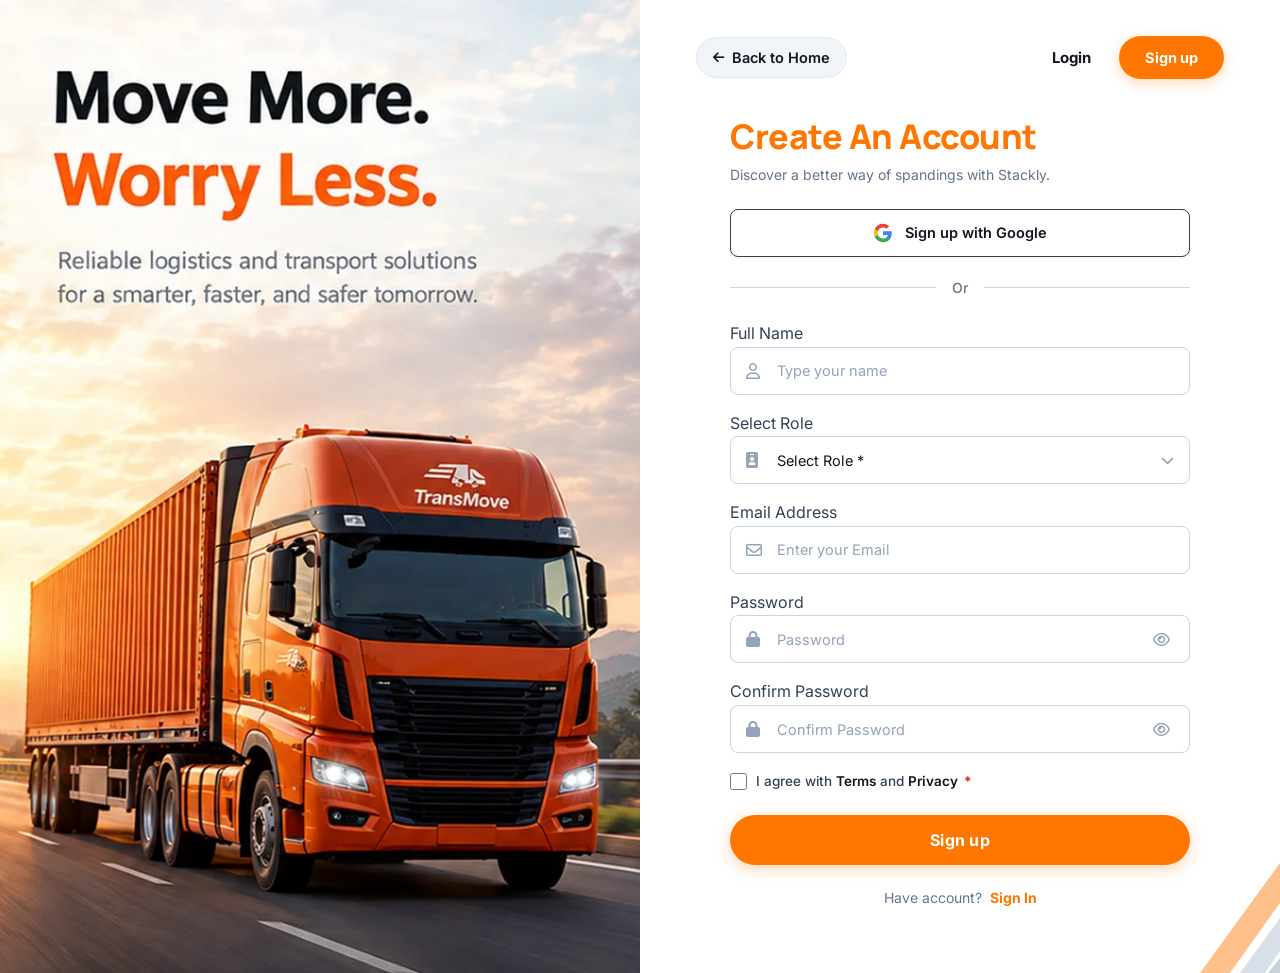
<file: pages/register.html>
<!doctype html>
<html lang="en">
  <head>
    <meta charset="UTF-8" />
    <meta name="viewport" content="width=device-width, initial-scale=1.0" />
    <title>Register | Stackly Transportation and Logistics</title>

    <!-- Google Fonts: Manrope & Inter -->
    <link rel="preconnect" href="https://fonts.googleapis.com" />
    <link rel="preconnect" href="https://fonts.gstatic.com" crossorigin />
    <link
      href="https://fonts.googleapis.com/css2?family=Inter:wght@400;500;600;700&family=Manrope:wght@500;600;700;800&display=swap"
      rel="stylesheet"
    />

    <!-- Font Awesome 6.7.2 CDN -->
    <link
      rel="stylesheet"
      href="https://cdnjs.cloudflare.com/ajax/libs/font-awesome/6.7.2/css/all.min.css"
      integrity="sha512-Evv84Mr4kqVGRNSgIGL/F/aIDqQb7xQ2vcrdIwxfjThSH8CSR7PBEakCr51Ck+w+/U6swU2Im1vVX0SVk9ABhg=="
      crossorigin="anonymous"
      referrerpolicy="no-referrer"
    />

    <!-- Custom Auth Stylesheet -->
    <link rel="stylesheet" href="../assets/css/styles.css" />
    <link rel="stylesheet" href="../assets/css/auth.css" />
  </head>
  <body class="auth-body">
    <!-- Auth Main Split-Screen Container -->
    <div class="auth-wrapper">
      <!-- Left Hero Banner -->
      <div class="auth-left-banner">
        <img
          src="../assets/images/auth-leftside-image.webp"
          alt="TransMove - Move More. Worry Less."
          loading="eager"
        />
      </div>

      <!-- Right Form Container -->
      <div class="auth-right-container">
        <!-- Top Navigation Header -->
        <header class="auth-top-header">
          <!-- Back to Home Button -->
          <a
            href="../index.html"
            class="btn-back-home"
            title="Return to Home page"
          >
            <i class="fa-solid fa-arrow-left" aria-hidden="true"></i>
            <span>Back to Home</span>
          </a>

          <!-- Top Action Links -->
          <div class="auth-nav-group">
            <a href="login.html" class="auth-nav-link">Login</a>
            <a href="register.html" class="btn-top-signup">Sign up</a>
          </div>
        </header>

        <!-- Auth Center Form Card -->
        <main class="auth-card-body">
          <h1 class="auth-title">Create An Account</h1>
          <p class="auth-subtitle">
            Discover a better way of spandings with Stackly.
          </p>

          <!-- Google Authentication Button -->
          <button
            type="button"
            class="btn-google-auth"
            aria-label="Sign up with Google"
          >
            <svg viewBox="0 0 24 24" width="20" height="20" aria-hidden="true">
              <path
                fill="#4285F4"
                d="M22.56 12.25c0-.78-.07-1.53-.2-2.25H12v4.26h5.92c-.26 1.37-1.04 2.53-2.21 3.31v2.77h3.57c2.08-1.92 3.28-4.74 3.28-8.09z"
              />
              <path
                fill="#34A853"
                d="M12 23c2.97 0 5.46-.98 7.28-2.66l-3.57-2.77c-.98.66-2.23 1.06-3.71 1.06-2.86 0-5.29-1.93-6.16-4.53H2.18v2.84C3.99 20.53 7.7 23 12 23z"
              />
              <path
                fill="#FBBC05"
                d="M5.84 14.09c-.22-.66-.35-1.36-.35-2.09s.13-1.43.35-2.09V7.06H2.18C1.43 8.55 1 10.22 1 12s.43 3.45 1.18 4.94l2.85-2.22.81-.63z"
              />
              <path
                fill="#EA4335"
                d="M12 5.38c1.62 0 3.06.56 4.21 1.64l3.15-3.15C17.45 2.09 14.97 1 12 1 7.7 1 3.99 3.47 2.18 7.06l3.66 2.84c.87-2.6 3.3-4.52 6.16-4.52z"
              />
            </svg>
            <span>Sign up with Google</span>
          </button>

          <!-- Divider -->
          <div
            class="auth-divider"
            role="separator"
            aria-label="or sign up with form"
          >
            <span>Or</span>
          </div>

          <!-- Register Form -->
          <form id="registerForm" novalidate>
            <!-- Form Field 1: Username (Only letters, no spaces, no numbers/special char) -->
            <div class="auth-form-group">
              <label for="registerUsername" class="visually-hidden"
                >Full Name</label
              >
              <div class="auth-input-wrapper">
                <i
                  class="fa-regular fa-user auth-input-icon"
                  aria-hidden="true"
                ></i>
                <input
                  type="text"
                  class="auth-form-control"
                  id="registerUsername"
                  name="username"
                  placeholder="Type your name"
                  required
                  autocomplete="name"
                  maxlength="16"
                />
              </div>
              <div class="field-feedback"></div>
            </div>

            <!-- Form Field 2: Role -->
            <div class="auth-form-group">
              <label for="registerRole" class="visually-hidden"
                >Select Role</label
              >
              <div class="auth-input-wrapper">
                <i
                  class="fa-solid fa-id-badge auth-input-icon"
                  aria-hidden="true"
                ></i>
                <select
                  class="auth-form-control"
                  id="registerRole"
                  name="role"
                  required
                  aria-label="Select your role"
                >
                  <option value="" disabled selected>Select Role *</option>
                  <option value="customer">Customer / Shipper</option>
                  <option value="driver">Driver / Carrier</option>
                  <option value="fleet_manager">Fleet Manager</option>
                  <option value="logistics_coordinator">
                    Logistics Coordinator
                  </option>
                  <option value="admin">Administrator</option>
                </select>
                <i
                  class="fa-solid fa-chevron-down auth-select-arrow"
                  aria-hidden="true"
                ></i>
              </div>
              <div class="field-feedback"></div>
            </div>

            <!-- Form Field 3: Email -->
            <div class="auth-form-group">
              <label for="registerEmail" class="visually-hidden"
                >Email Address</label
              >
              <div class="auth-input-wrapper">
                <i
                  class="fa-regular fa-envelope auth-input-icon"
                  aria-hidden="true"
                ></i>
                <input
                  type="email"
                  class="auth-form-control"
                  id="registerEmail"
                  name="email"
                  placeholder="Enter your Email"
                  required
                  autocomplete="email"
                />
              </div>
              <div class="field-feedback"></div>
            </div>

            <!-- Form Field 4: Password + Weak Password Validation -->
            <div class="auth-form-group">
              <label for="registerPassword" class="visually-hidden"
                >Password</label
              >
              <div class="auth-input-wrapper">
                <i
                  class="fa-solid fa-lock auth-input-icon"
                  aria-hidden="true"
                ></i>
                <input
                  type="password"
                  class="auth-form-control validate-strength"
                  id="registerPassword"
                  name="password"
                  placeholder="Password"
                  required
                  autocomplete="new-password"
                />
                <button
                  type="button"
                  class="btn-toggle-password"
                  data-target="registerPassword"
                  aria-label="Toggle password visibility"
                >
                  <i class="fa-regular fa-eye" aria-hidden="true"></i>
                </button>
              </div>

              <!-- Password Strength Meter Box -->
              <div
                class="password-strength-box"
                id="registerPasswordStrengthBox"
              >
                <div class="strength-header">
                  <span class="strength-label">Password Strength:</span>
                  <span class="strength-status weak">Weak</span>
                </div>
                <div class="strength-bars">
                  <div class="strength-segment"></div>
                  <div class="strength-segment"></div>
                  <div class="strength-segment"></div>
                  <div class="strength-segment"></div>
                </div>
                <ul class="strength-rules-list">
                  <li class="strength-rule-item rule-length">
                    <i class="fa-regular fa-circle" aria-hidden="true"></i> 8+
                    characters
                  </li>
                  <li class="strength-rule-item rule-upper">
                    <i class="fa-regular fa-circle" aria-hidden="true"></i> 1
                    uppercase
                  </li>
                  <li class="strength-rule-item rule-lower">
                    <i class="fa-regular fa-circle" aria-hidden="true"></i> 1
                    lowercase
                  </li>
                  <li class="strength-rule-item rule-number">
                    <i class="fa-regular fa-circle" aria-hidden="true"></i> 1
                    number
                  </li>
                  <li class="strength-rule-item rule-special">
                    <i class="fa-regular fa-circle" aria-hidden="true"></i> 1
                    symbol
                  </li>
                </ul>
              </div>
              <div class="field-feedback"></div>
            </div>

            <!-- Form Field 5: Confirm Password (Matching check) -->
            <div class="auth-form-group">
              <label for="registerConfirmPassword" class="visually-hidden"
                >Confirm Password</label
              >
              <div class="auth-input-wrapper">
                <i
                  class="fa-solid fa-lock auth-input-icon"
                  aria-hidden="true"
                ></i>
                <input
                  type="password"
                  class="auth-form-control"
                  id="registerConfirmPassword"
                  name="confirmPassword"
                  placeholder="Confirm Password"
                  required
                  autocomplete="new-password"
                />
                <button
                  type="button"
                  class="btn-toggle-password"
                  data-target="registerConfirmPassword"
                  aria-label="Toggle confirm password visibility"
                >
                  <i class="fa-regular fa-eye" aria-hidden="true"></i>
                </button>
              </div>
              <div class="field-feedback"></div>
            </div>

            <!-- Form Field 6: Terms and Conditions -->
            <div class="auth-extra-group">
              <div class="auth-extra-row">
                <label class="auth-checkbox-label" for="registerTerms">
                  <input
                    type="checkbox"
                    id="registerTerms"
                    name="terms"
                    required
                  />
                  <span
                    >I agree with
                    <a href="#" class="auth-terms-link">Terms</a> and
                    <a href="#" class="auth-terms-link">Privacy</a>
                    <span class="required-star">*</span></span
                  >
                </label>
              </div>
              <div class="field-feedback" id="registerTermsFeedback"></div>
            </div>

            <!-- Submit Button -->
            <button type="submit" class="btn-auth-submit">
              <span>Sign up</span>
            </button>
          </form>

          <!-- Switch to Login -->
          <p class="auth-switch-footer">
            Have account?
            <a href="login.html" class="auth-switch-link">Sign In</a>
          </p>
        </main>

        <!-- Decorative Bottom Right Graphics Matching UI Mockup -->
        <div class="auth-corner-graphic" aria-hidden="true">
          <svg
            viewBox="0 0 140 140"
            fill="none"
            xmlns="http://www.w3.org/2000/svg"
          >
            <path
              d="M140 30L60 140H90L140 70V30Z"
              fill="#FF7700"
              fill-opacity="0.45"
            />
            <path
              d="M140 85L100 140H125L140 118V85Z"
              fill="#CBD5E1"
              fill-opacity="0.75"
            />
            <path
              d="M140 125L128 140H140V125Z"
              fill="#94A3B8"
              fill-opacity="0.5"
            />
          </svg>
        </div>
      </div>
    </div>

    <!-- Auth Toast Notification Container -->
    <div class="auth-toast-container" aria-live="polite"></div>

    <!-- Scripts -->
    <script src="../assets/js/auth.js"></script>
  </body>
</html>
</file>
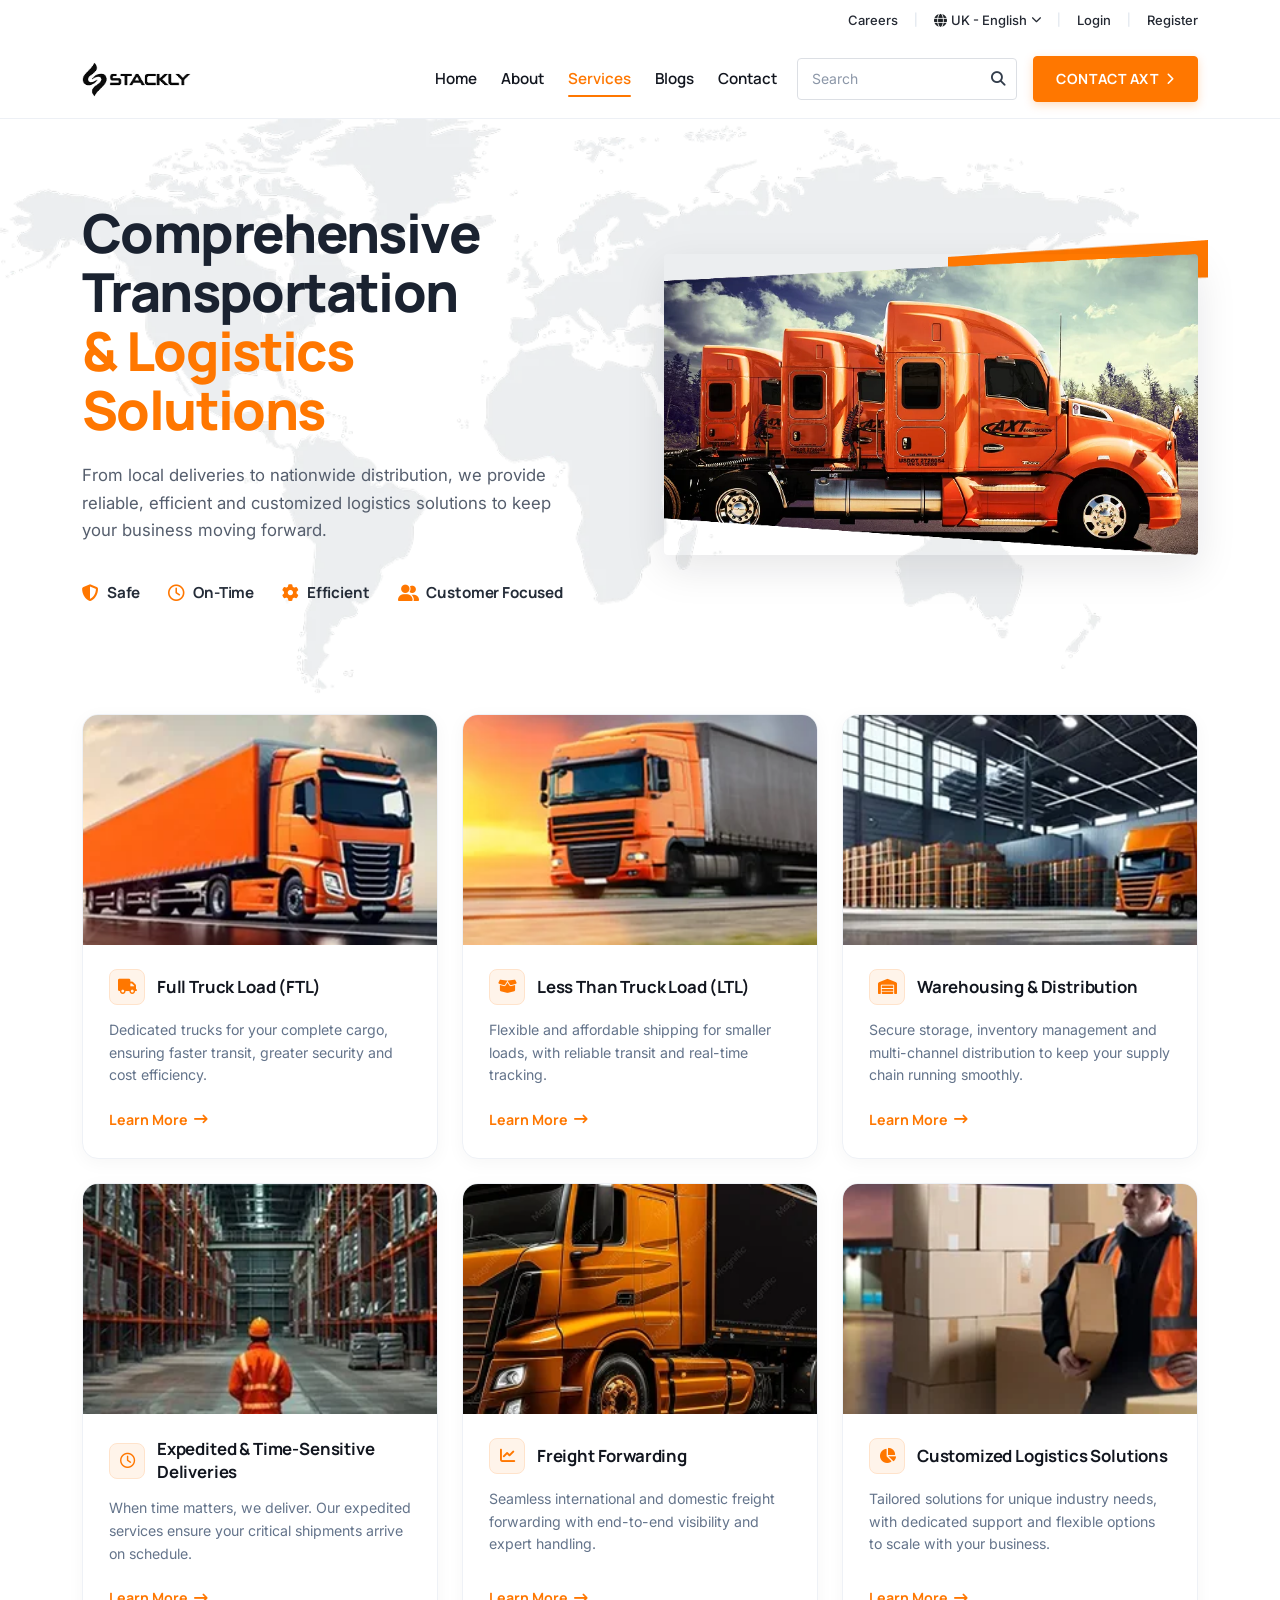
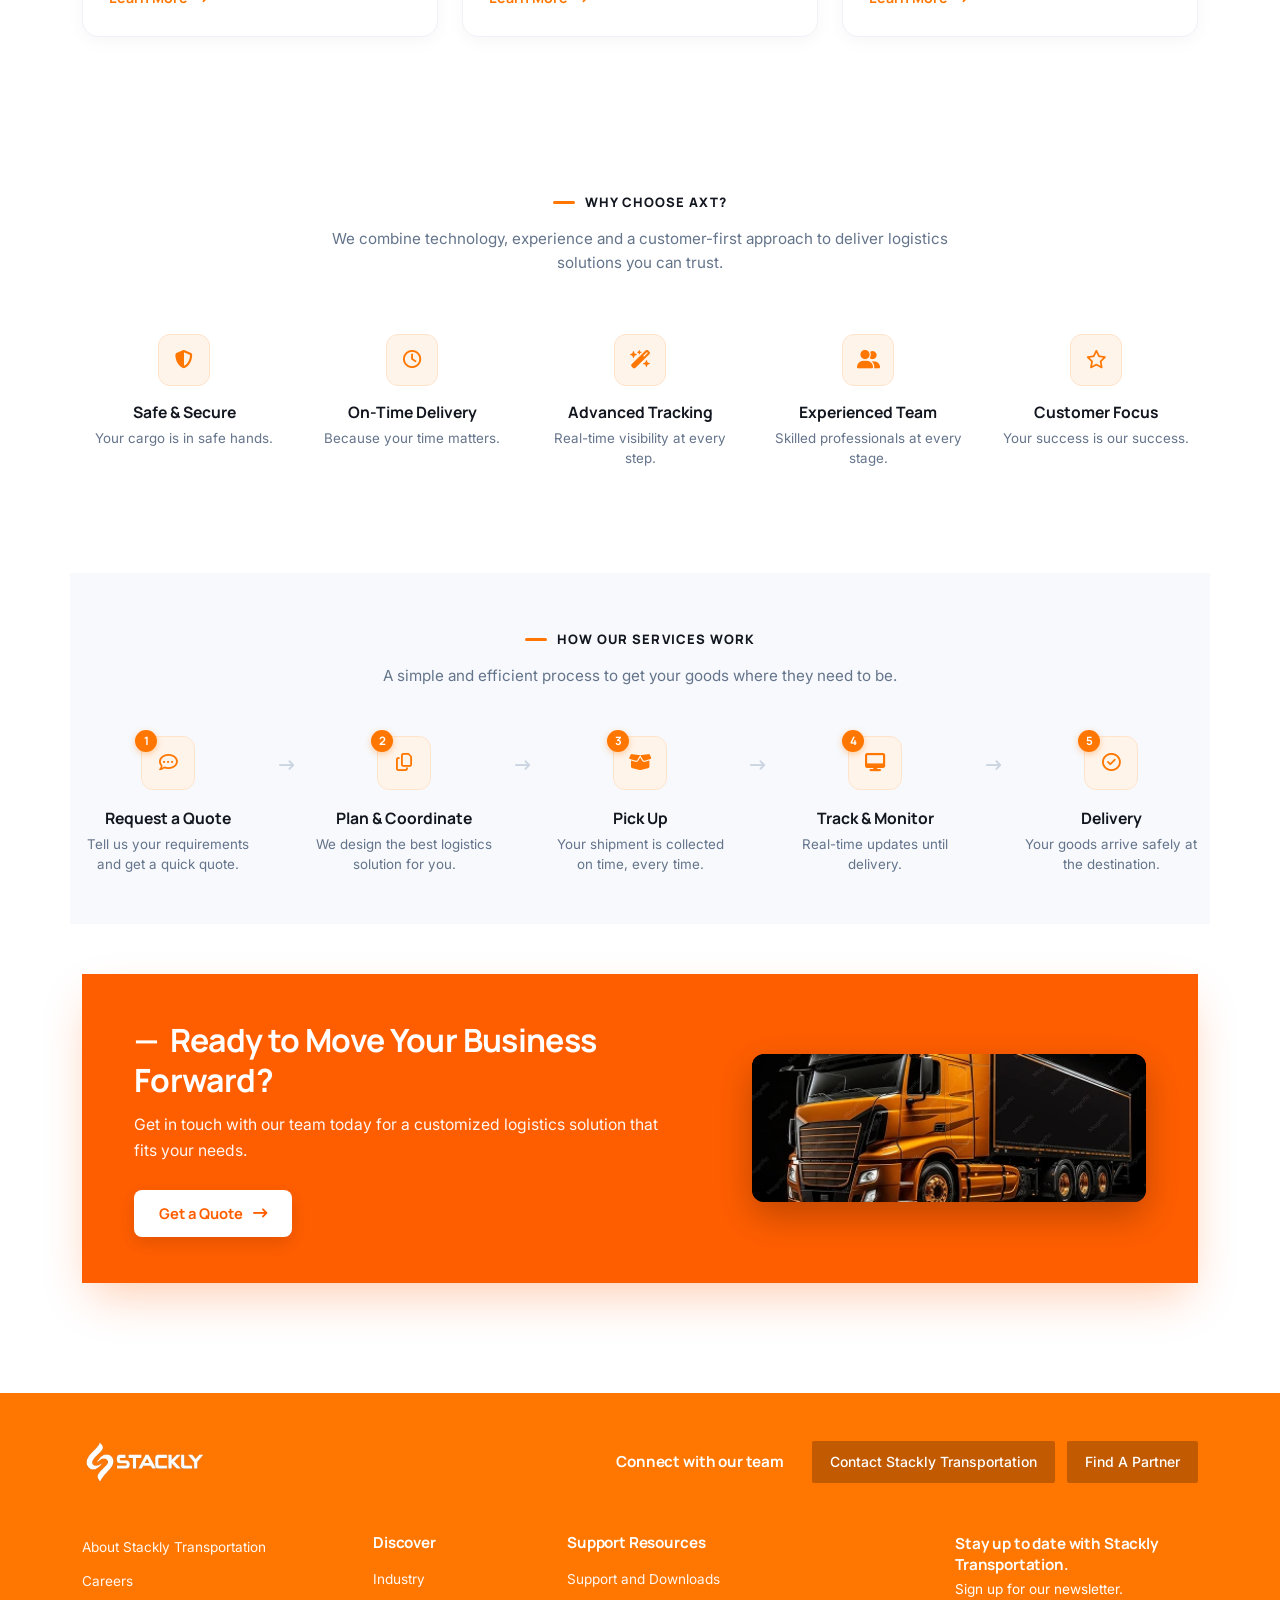
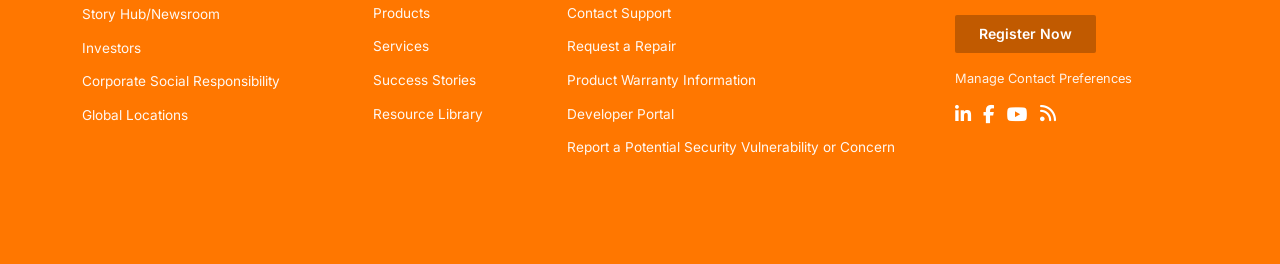
<file: pages/services.html>
<!doctype html>
<html lang="en">
  <head>
    <meta charset="UTF-8" />
    <meta name="viewport" content="width=device-width, initial-scale=1.0" />
    <title>Services | Stackly Transportation and Logistics</title>

    <!-- Google Fonts: Manrope & Inter -->
    <link rel="preconnect" href="https://fonts.googleapis.com" />
    <link rel="preconnect" href="https://fonts.gstatic.com" crossorigin />
    <link
      href="https://fonts.googleapis.com/css2?family=Inter:wght@400;500;600;700&family=Manrope:wght@500;600;700;800;900&display=swap"
      rel="stylesheet"
    />

    <!-- Bootstrap 5.3.3 CSS CDN -->
    <link
      href="https://cdn.jsdelivr.net/npm/bootstrap@5.3.3/dist/css/bootstrap.min.css"
      rel="stylesheet"
      integrity="sha384-QWTKZyjpPEjISv5WaRU9OFeRpok6YctnYmDr5pNlyT2bRjXh0JMhjY6hW+ALEwIH"
      crossorigin="anonymous"
    />

    <!-- Font Awesome 6.7.2 CDN -->
    <link
      rel="stylesheet"
      href="https://cdnjs.cloudflare.com/ajax/libs/font-awesome/6.7.2/css/all.min.css"
      integrity="sha512-Evv84Mr4kqVGRNSgIGL/F/aIDqQb7xQ2vcrdIwxfjThSH8CSR7PBEakCr51Ck+w+/U6swU2Im1vVX0SVk9ABhg=="
      crossorigin="anonymous"
      referrerpolicy="no-referrer"
    />

    <!-- Custom CSS -->
    <link rel="stylesheet" href="../assets/css/styles.css" />
    <link rel="stylesheet" href="../assets/css/services.css" />
  </head>
  <body>
    <!-- Common Header Component Placeholder (Loaded from pages/components/header.html) -->
    <div id="header-placeholder"></div>

    <!-- Page Content -->
    <main>
      <!-- Services Main Hero Section -->
      <section class="services-hero-section">
        <div class="container">
          <div class="row align-items-center g-4 g-lg-5">
            <!-- Hero Left Content -->
            <div class="col-12 col-lg-6">
              <div class="services-hero-content">
                <h1 class="services-hero-title fade-in-element delay-1">
                  Comprehensive<br />
                  Transportation<br />
                  <span class="text-orange">&amp; Logistics</span><br />
                  <span class="text-orange">Solutions</span>
                </h1>
                <p class="services-hero-description fade-in-element delay-2">
                  From local deliveries to nationwide distribution, we provide
                  reliable, efficient and customized logistics solutions to keep
                  your business moving forward.
                </p>

                <!-- Hero Features List -->
                <div class="services-hero-features fade-in-element delay-3">
                  <div class="services-feature-item">
                    <span class="feature-icon" aria-hidden="true">
                      <i class="fa-solid fa-shield-halved"></i>
                    </span>
                    <span class="feature-text">Safe</span>
                  </div>

                  <div class="services-feature-item">
                    <span class="feature-icon" aria-hidden="true">
                      <i class="fa-regular fa-clock"></i>
                    </span>
                    <span class="feature-text">On-Time</span>
                  </div>

                  <div class="services-feature-item">
                    <span class="feature-icon" aria-hidden="true">
                      <i class="fa-solid fa-gear"></i>
                    </span>
                    <span class="feature-text">Efficient</span>
                  </div>

                  <div class="services-feature-item">
                    <span class="feature-icon" aria-hidden="true">
                      <i class="fa-solid fa-user-group"></i>
                    </span>
                    <span class="feature-text">Customer Focused</span>
                  </div>
                </div>
              </div>
            </div>

            <!-- Hero Right Visual -->
            <div class="col-12 col-lg-6">
              <div class="services-hero-visual fade-in-element delay-2">
                <div class="services-visual-wrapper position-relative">
                  <!-- Top-Right Orange Accent Graphic -->
                  <div class="services-visual-accent">
                    <img
                      src="../assets/images/home/Rectangle.webp"
                      alt="Decorative Accent"
                      class="img-fluid"
                      onerror="this.style.display = 'none'"
                    />
                  </div>
                  <!-- Main Commercial Fleet Image -->
                  <img
                    src="../assets/images/home/home-hero-rightsideimage.webp"
                    alt="Comprehensive Transportation and Logistics Fleet"
                    class="img-fluid services-main-image"
                  />
                </div>
              </div>
            </div>
          </div>
        </div>
      </section>

      <!-- Services Grid Cards Section -->
      <section class="services-grid-section">
        <div class="container">
          <div class="row g-4">
            <!-- Service Card 1: Full Truck Load (FTL) -->
            <div class="col-12 col-md-6 col-lg-4">
              <div class="service-card fade-in-element delay-1">
                <div class="service-card-image">
                  <img
                    src="../assets/images/services/services-image-1.webp"
                    alt="Full Truck Load (FTL)"
                    loading="lazy"
                  />
                </div>
                <div class="service-card-body">
                  <div class="service-card-header">
                    <span class="service-card-icon" aria-hidden="true">
                      <i class="fa-solid fa-truck"></i>
                    </span>
                    <h3 class="service-card-title">Full Truck Load (FTL)</h3>
                  </div>
                  <p class="service-card-text">
                    Dedicated trucks for your complete cargo, ensuring faster
                    transit, greater security and cost efficiency.
                  </p>
                  <a href="#" class="service-card-link">
                    <span>Learn More</span>
                    <i
                      class="fa-solid fa-arrow-right-long"
                      aria-hidden="true"
                    ></i>
                  </a>
                </div>
              </div>
            </div>

            <!-- Service Card 2: Less Than Truck Load (LTL) -->
            <div class="col-12 col-md-6 col-lg-4">
              <div class="service-card fade-in-element delay-2">
                <div class="service-card-image">
                  <img
                    src="../assets/images/services/services-image-2.webp"
                    alt="Less Than Truck Load (LTL)"
                    loading="lazy"
                  />
                </div>
                <div class="service-card-body">
                  <div class="service-card-header">
                    <span class="service-card-icon" aria-hidden="true">
                      <i class="fa-solid fa-box-open"></i>
                    </span>
                    <h3 class="service-card-title">
                      Less Than Truck Load (LTL)
                    </h3>
                  </div>
                  <p class="service-card-text">
                    Flexible and affordable shipping for smaller loads, with
                    reliable transit and real-time tracking.
                  </p>
                  <a href="#" class="service-card-link">
                    <span>Learn More</span>
                    <i
                      class="fa-solid fa-arrow-right-long"
                      aria-hidden="true"
                    ></i>
                  </a>
                </div>
              </div>
            </div>

            <!-- Service Card 3: Warehousing & Distribution -->
            <div class="col-12 col-md-6 col-lg-4">
              <div class="service-card fade-in-element delay-3">
                <div class="service-card-image">
                  <img
                    src="../assets/images/services/services-image-3.webp"
                    alt="Warehousing &amp; Distribution"
                    loading="lazy"
                  />
                </div>
                <div class="service-card-body">
                  <div class="service-card-header">
                    <span class="service-card-icon" aria-hidden="true">
                      <i class="fa-solid fa-warehouse"></i>
                    </span>
                    <h3 class="service-card-title">
                      Warehousing &amp; Distribution
                    </h3>
                  </div>
                  <p class="service-card-text">
                    Secure storage, inventory management and multi-channel
                    distribution to keep your supply chain running smoothly.
                  </p>
                  <a href="#" class="service-card-link">
                    <span>Learn More</span>
                    <i
                      class="fa-solid fa-arrow-right-long"
                      aria-hidden="true"
                    ></i>
                  </a>
                </div>
              </div>
            </div>

            <!-- Service Card 4: Expedited & Time-Sensitive Deliveries -->
            <div class="col-12 col-md-6 col-lg-4">
              <div class="service-card fade-in-element delay-1">
                <div class="service-card-image">
                  <img
                    src="../assets/images/services/services-image-4.webp"
                    alt="Expedited &amp; Time-Sensitive Deliveries"
                    loading="lazy"
                  />
                </div>
                <div class="service-card-body">
                  <div class="service-card-header">
                    <span class="service-card-icon" aria-hidden="true">
                      <i class="fa-regular fa-clock"></i>
                    </span>
                    <h3 class="service-card-title">
                      Expedited &amp; Time-Sensitive Deliveries
                    </h3>
                  </div>
                  <p class="service-card-text">
                    When time matters, we deliver. Our expedited services ensure
                    your critical shipments arrive on schedule.
                  </p>
                  <a href="#" class="service-card-link">
                    <span>Learn More</span>
                    <i
                      class="fa-solid fa-arrow-right-long"
                      aria-hidden="true"
                    ></i>
                  </a>
                </div>
              </div>
            </div>

            <!-- Service Card 5: Freight Forwarding -->
            <div class="col-12 col-md-6 col-lg-4">
              <div class="service-card fade-in-element delay-2">
                <div class="service-card-image">
                  <img
                    src="../assets/images/services/services-image-5.webp"
                    alt="Freight Forwarding"
                    loading="lazy"
                  />
                </div>
                <div class="service-card-body">
                  <div class="service-card-header">
                    <span class="service-card-icon" aria-hidden="true">
                      <i class="fa-solid fa-chart-line"></i>
                    </span>
                    <h3 class="service-card-title">Freight Forwarding</h3>
                  </div>
                  <p class="service-card-text">
                    Seamless international and domestic freight forwarding with
                    end-to-end visibility and expert handling.
                  </p>
                  <a href="#" class="service-card-link">
                    <span>Learn More</span>
                    <i
                      class="fa-solid fa-arrow-right-long"
                      aria-hidden="true"
                    ></i>
                  </a>
                </div>
              </div>
            </div>

            <!-- Service Card 6: Customized Logistics Solutions -->
            <div class="col-12 col-md-6 col-lg-4">
              <div class="service-card fade-in-element delay-3">
                <div class="service-card-image">
                  <img
                    src="../assets/images/services/services-image-6.webp"
                    alt="Customized Logistics Solutions"
                    loading="lazy"
                  />
                </div>
                <div class="service-card-body">
                  <div class="service-card-header">
                    <span class="service-card-icon" aria-hidden="true">
                      <i class="fa-solid fa-chart-pie"></i>
                    </span>
                    <h3 class="service-card-title">
                      Customized Logistics Solutions
                    </h3>
                  </div>
                  <p class="service-card-text">
                    Tailored solutions for unique industry needs, with dedicated
                    support and flexible options to scale with your business.
                  </p>
                  <a href="#" class="service-card-link">
                    <span>Learn More</span>
                    <i
                      class="fa-solid fa-arrow-right-long"
                      aria-hidden="true"
                    ></i>
                  </a>
                </div>
              </div>
            </div>
          </div>
        </div>
      </section>

      <!-- Why Choose Us Section -->
      <section class="services-why-choose-section">
        <div class="container">
          <!-- Section Heading -->
          <div class="services-section-header text-center fade-in-element">
            <div class="section-tag-wrapper">
              <span class="section-tag-line"></span>
              <span class="section-tag-text">WHY CHOOSE AXT?</span>
            </div>
            <p class="services-section-desc">
              We combine technology, experience and a customer-first approach to
              deliver logistics solutions you can trust.
            </p>
          </div>

          <!-- Features Grid (5 Items) -->
          <div class="services-why-grid">
            <!-- Feature 1: Safe & Secure -->
            <div class="service-feature-box fade-in-element delay-1">
              <div class="service-feature-icon-wrap" aria-hidden="true">
                <i class="fa-solid fa-shield-halved"></i>
              </div>
              <h4 class="service-feature-title">Safe &amp; Secure</h4>
              <p class="service-feature-desc">Your cargo is in safe hands.</p>
            </div>

            <!-- Feature 2: On-Time Delivery -->
            <div class="service-feature-box fade-in-element delay-2">
              <div class="service-feature-icon-wrap" aria-hidden="true">
                <i class="fa-regular fa-clock"></i>
              </div>
              <h4 class="service-feature-title">On-Time Delivery</h4>
              <p class="service-feature-desc">Because your time matters.</p>
            </div>

            <!-- Feature 3: Advanced Tracking -->
            <div class="service-feature-box fade-in-element delay-3">
              <div class="service-feature-icon-wrap" aria-hidden="true">
                <i class="fa-solid fa-wand-magic-sparkles"></i>
              </div>
              <h4 class="service-feature-title">Advanced Tracking</h4>
              <p class="service-feature-desc">
                Real-time visibility at every step.
              </p>
            </div>

            <!-- Feature 4: Experienced Team -->
            <div class="service-feature-box fade-in-element delay-4">
              <div class="service-feature-icon-wrap" aria-hidden="true">
                <i class="fa-solid fa-user-group"></i>
              </div>
              <h4 class="service-feature-title">Experienced Team</h4>
              <p class="service-feature-desc">
                Skilled professionals at every stage.
              </p>
            </div>

            <!-- Feature 5: Customer Focus -->
            <div class="service-feature-box fade-in-element delay-5">
              <div class="service-feature-icon-wrap" aria-hidden="true">
                <i class="fa-regular fa-star"></i>
              </div>
              <h4 class="service-feature-title">Customer Focus</h4>
              <p class="service-feature-desc">Your success is our success.</p>
            </div>
          </div>
        </div>
      </section>

      <!-- How Our Services Work Section -->
      <section class="">
        <div class="container services-process-section">
          <!-- Section Heading -->
          <div class="services-section-header text-center fade-in-element">
            <div class="section-tag-wrapper">
              <span class="section-tag-line"></span>
              <span class="section-tag-text">HOW OUR SERVICES WORK</span>
            </div>
            <p class="services-section-desc">
              A simple and efficient process to get your goods where they need
              to be.
            </p>
          </div>

          <!-- Process Flow (5 Steps) -->
          <div class="services-process-flow">
            <!-- Step 1 -->
            <div class="process-step-item fade-in-element delay-1">
              <div class="process-icon-container">
                <span class="process-step-badge">1</span>
                <div class="process-icon-wrap" aria-hidden="true">
                  <i class="fa-regular fa-comment-dots"></i>
                </div>
              </div>
              <h4 class="process-step-title">Request a Quote</h4>
              <p class="process-step-desc">
                Tell us your requirements and get a quick quote.
              </p>
            </div>

            <!-- Arrow Connector -->
            <div
              class="process-step-connector d-none d-lg-flex fade-in-element delay-1"
              aria-hidden="true"
            >
              <i class="fa-solid fa-arrow-right-long"></i>
            </div>

            <!-- Step 2 -->
            <div class="process-step-item fade-in-element delay-2">
              <div class="process-icon-container">
                <span class="process-step-badge">2</span>
                <div class="process-icon-wrap" aria-hidden="true">
                  <i class="fa-regular fa-copy"></i>
                </div>
              </div>
              <h4 class="process-step-title">Plan &amp; Coordinate</h4>
              <p class="process-step-desc">
                We design the best logistics solution for you.
              </p>
            </div>

            <!-- Arrow Connector -->
            <div
              class="process-step-connector d-none d-lg-flex fade-in-element delay-2"
              aria-hidden="true"
            >
              <i class="fa-solid fa-arrow-right-long"></i>
            </div>

            <!-- Step 3 -->
            <div class="process-step-item fade-in-element delay-3">
              <div class="process-icon-container">
                <span class="process-step-badge">3</span>
                <div class="process-icon-wrap" aria-hidden="true">
                  <i class="fa-solid fa-box-open"></i>
                </div>
              </div>
              <h4 class="process-step-title">Pick Up</h4>
              <p class="process-step-desc">
                Your shipment is collected on time, every time.
              </p>
            </div>

            <!-- Arrow Connector -->
            <div
              class="process-step-connector d-none d-lg-flex fade-in-element delay-3"
              aria-hidden="true"
            >
              <i class="fa-solid fa-arrow-right-long"></i>
            </div>

            <!-- Step 4 -->
            <div class="process-step-item fade-in-element delay-4">
              <div class="process-icon-container">
                <span class="process-step-badge">4</span>
                <div class="process-icon-wrap" aria-hidden="true">
                  <i class="fa-solid fa-desktop"></i>
                </div>
              </div>
              <h4 class="process-step-title">Track &amp; Monitor</h4>
              <p class="process-step-desc">Real-time updates until delivery.</p>
            </div>

            <!-- Arrow Connector -->
            <div
              class="process-step-connector d-none d-lg-flex fade-in-element delay-4"
              aria-hidden="true"
            >
              <i class="fa-solid fa-arrow-right-long"></i>
            </div>

            <!-- Step 5 -->
            <div class="process-step-item fade-in-element delay-5">
              <div class="process-icon-container">
                <span class="process-step-badge">5</span>
                <div class="process-icon-wrap" aria-hidden="true">
                  <i class="fa-regular fa-circle-check"></i>
                </div>
              </div>
              <h4 class="process-step-title">Delivery</h4>
              <p class="process-step-desc">
                Your goods arrive safely at the destination.
              </p>
            </div>
          </div>
        </div>
      </section>

      <!-- Ready to Move Your Business Forward CTA Section -->
      <section class="services-cta-section" id="services-cta">
        <div class="container">
          <div class="services-cta-card fade-in-element">
            <div class="row align-items-center g-4 g-lg-5">
              <!-- Left Column: Content -->
              <div class="col-12 col-lg-7">
                <div class="services-cta-content fade-in-element delay-1">
                  <h2 class="services-cta-title">
                    <span class="services-cta-dash" aria-hidden="true">—</span>
                    Ready to Move Your Business Forward?
                  </h2>
                  <p class="services-cta-description">
                    Get in touch with our team today for a customized logistics
                    solution that fits your needs.
                  </p>
                  <div class="services-cta-action">
                    <a href="#" class="btn-services-cta">
                      <span>Get a Quote</span>
                      <i
                        class="fa-solid fa-arrow-right-long"
                        aria-hidden="true"
                      ></i>
                    </a>
                  </div>
                </div>
              </div>

              <!-- Right Column: Truck Visual Image -->
              <div class="col-12 col-lg-5">
                <div class="services-cta-image-wrapper fade-in-element delay-2">
                  <img
                    src="../assets/images/services/services-get-a-quote.webp"
                    alt="Ready to Move Your Business Forward - Stackly Logistics"
                    class="img-fluid services-cta-img"
                    loading="lazy"
                  />
                </div>
              </div>
            </div>
          </div>
        </div>
      </section>
    </main>

    <!-- Common Footer Component Placeholder (Loaded from pages/components/footer.html) -->
    <div id="footer-placeholder"></div>

    <!-- Bootstrap 5.3.3 JS Bundle -->
    <script
      src="https://cdn.jsdelivr.net/npm/bootstrap@5.3.3/dist/js/bootstrap.bundle.min.js"
      integrity="sha384-YvpcrYf0tY3lHB60NNkmXc5s9fDVZLESaAA55NDzOxhy9GkcIdslK1eN7N6jIeHz"
      crossorigin="anonymous"
    ></script>

    <!-- Custom JavaScript -->
    <script src="../assets/js/script.js"></script>
  </body>
</html>
</file>
<file: assets/css/styles.css>
:root {
  --primary-color: #ff7700;
  --primary-hover: #e06900;
  --primary-active: #c95e00;
  --primary-light: #fff3e6;

  --text-heading: #12161f;
  --text-subheading: #242933;
  --text-body: #555e6d;
  --text-muted: #717d91;

  --bg-white: #ffffff;
  --bg-light: #f9fafb;

  --font-heading:
    "Manrope", -apple-system, BlinkMacSystemFont, "Segoe UI", Roboto, Helvetica,
    Arial, sans-serif;
  --font-body:
    "Inter", -apple-system, BlinkMacSystemFont, "Segoe UI", Roboto, Helvetica,
    Arial, sans-serif;

  --transition-fast: 0.2s ease;
  --transition-normal: 0.3s cubic-bezier(0.16, 1, 0.3, 1);
  --transition-slow: 0.6s cubic-bezier(0.16, 1, 0.3, 1);

  --shadow-subtle: 0 4px 20px rgba(0, 0, 0, 0.04);
  --shadow-card: 0 10px 30px rgba(0, 0, 0, 0.08);
  --radius-sm: 4px;
  --radius-md: 8px;
  --radius-lg: 12px;

  --header-topbar-height: 38px;
  --header-navbar-height: 76px;
  --header-total-height: 114px;
}

html {
  scroll-behavior: smooth;
  -webkit-text-size-adjust: 100%;
}

body {
  font-family: var(--font-body);
  color: var(--text-body);
  background-color: var(--bg-white);
  line-height: 1.6;
  overflow-x: hidden;
  padding-top: var(--header-total-height);
  -webkit-font-smoothing: antialiased;
  -moz-osx-font-smoothing: grayscale;
}

body.mobile-menu-open {
  overflow: hidden;
}

h1,
h2,
h3,
h4,
h5,
h6 {
  font-family: var(--font-heading);
  color: var(--text-heading);
}

p {
  font-family: var(--font-body);
}

/* --------------------------------------------------------------------------
   Site Header (Fixed / Sticky Header)
   -------------------------------------------------------------------------- */
.site-header {
  position: fixed;
  top: 0;
  left: 0;
  right: 0;
  width: 100%;
  z-index: 1040;
  background-color: var(--bg-white);
  border-bottom: 1px solid #edf0f5;
  transition: all 0.3s cubic-bezier(0.16, 1, 0.3, 1);
}

.site-header.is-scrolled {
  box-shadow: 0 4px 20px rgba(0, 0, 0, 0.08);
  border-bottom-color: transparent;
}

/* Top Utility Bar */
.site-topbar {
  background-color: #ffffff;
  padding: 7px 0;
  max-height: 42px;
  overflow: hidden;
  transition:
    max-height 0.3s ease,
    opacity 0.3s ease,
    padding 0.3s ease;
}

.site-header.is-scrolled .site-topbar {
  max-height: 0;
  opacity: 0;
  padding-top: 0;
  padding-bottom: 0;
  border-bottom-color: transparent;
}

.topbar-inner {
  display: flex;
  align-items: center;
  justify-content: flex-end;
}

.topbar-links {
  display: flex;
  align-items: center;
  gap: 16px;
}

.topbar-link {
  font-family: var(--font-body);
  font-size: 0.8125rem;
  font-weight: 500;
  color: var(--text-subheading);
  text-decoration: none;
  background: none;
  border: none;
  padding: 0;
  cursor: pointer;
  display: inline-flex;
  align-items: center;
  transition: color var(--transition-fast);
}

.topbar-link:hover {
  color: var(--primary-color);
}

.topbar-link .topbar-chevron {
  font-size: 0.65rem;
  margin-left: 4px;
}

.topbar-divider {
  color: #cbd5e1;
  font-size: 0.75rem;
  user-select: none;
  font-weight: 300;
}

.topbar-dropdown .dropdown-menu {
  border: 1px solid #e2e8f0;
  border-radius: var(--radius-sm);
  box-shadow: var(--shadow-subtle);
  padding: 6px;
  font-size: 0.8125rem;
  min-width: 140px;
}

.topbar-dropdown .dropdown-item {
  border-radius: 4px;
  padding: 6px 12px;
  color: var(--text-heading);
  font-weight: 500;
  transition: all var(--transition-fast);
}

.topbar-dropdown .dropdown-item:hover,
.topbar-dropdown .dropdown-item.active {
  background-color: var(--primary-light);
  color: var(--primary-color);
}

/* Site Navbar */
.site-navbar {
  background-color: #ffffff;
  padding: 16px 0;
  transition: padding 0.3s ease;
}

.site-header.is-scrolled .site-navbar {
  padding: 12px 0;
}

.navbar-wrapper {
  display: grid;
  grid-template-columns: 1fr auto 1fr;
  align-items: center;
  gap: 20px;
}

.navbar-brand {
  display: inline-flex;
  align-items: center;
  text-decoration: none;
  flex-shrink: 0;
}

.site-logo {
  height: 38px;
  width: auto;
  object-fit: contain;
  display: block;
}

/* Desktop Navigation */
.desktop-navigation {
  display: flex;
  justify-content: center;
}

.nav-menu {
  display: flex;
  align-items: center;
  gap: 24px;
  flex-wrap: nowrap;
}

.nav-menu .nav-item {
  position: relative;
}

.nav-menu .nav-link {
  font-family: var(--font-heading);
  font-size: 0.95rem;
  font-weight: 600;
  color: var(--text-heading);
  text-decoration: none;
  padding: 6px 0;
  position: relative;
  transition: color var(--transition-fast);
  display: inline-block;
}

.nav-menu .nav-link:hover,
.nav-menu .nav-link.active {
  color: var(--primary-color);
}

.nav-menu .nav-link::after {
  content: "";
  position: absolute;
  bottom: 0;
  left: 0;
  width: 0;
  height: 2px;
  background-color: var(--primary-color);
  border-radius: 2px;
  transition: width var(--transition-normal);
}

.nav-menu .nav-link:hover::after,
.nav-menu .nav-link.active::after {
  width: 100%;
}

/* Header Right Actions */
.header-right-actions {
  display: flex;
  align-items: center;
  justify-content: flex-end;
  gap: 16px;
}

/* Search Wrapper & Form */
.header-search-wrapper {
  position: relative;
  width: 220px;
}

.header-search-form {
  position: relative;
  width: 100%;
}

.header-search-input {
  width: 100%;
  height: 42px;
  background-color: #ffffff;
  border: 1px solid #dcdfe4;
  border-radius: var(--radius-sm);
  padding: 0 38px 0 14px;
  font-family: var(--font-body);
  font-size: 0.875rem;
  color: var(--text-heading);
  transition: all var(--transition-fast);
}

.header-search-input:focus {
  outline: none;
  border-color: var(--primary-color);
  box-shadow: 0 0 0 3px rgba(255, 119, 0, 0.12);
}

.header-search-input::placeholder {
  color: #8c97a8;
  font-size: 0.875rem;
}

.header-search-btn {
  position: absolute;
  top: 0;
  right: 0;
  height: 100%;
  width: 38px;
  background: transparent;
  border: none;
  color: #333d4b;
  font-size: 0.9rem;
  display: inline-flex;
  align-items: center;
  justify-content: center;
  cursor: pointer;
  transition: color var(--transition-fast);
  padding: 0;
}

.header-search-btn:hover {
  color: var(--primary-color);
}

/* Header Contact CTA Button */
.btn-header-contact {
  display: inline-flex;
  align-items: center;
  justify-content: center;
  background-color: var(--primary-color);
  border: 1px solid var(--primary-color);
  color: #ffffff;
  font-family: var(--font-heading);
  font-size: 0.875rem;
  font-weight: 700;
  letter-spacing: 0.04em;
  text-transform: uppercase;
  padding: 11px 22px;
  border-radius: var(--radius-sm);
  text-decoration: none;
  white-space: nowrap;
  box-shadow: 0 3px 10px rgba(255, 119, 0, 0.25);
  transition: all var(--transition-normal);
  cursor: pointer;
}

.btn-header-contact:hover {
  background-color: var(--primary-hover);
  border-color: var(--primary-hover);
  color: #ffffff;
  transform: translateY(-1px);
  box-shadow: 0 5px 15px rgba(255, 119, 0, 0.35);
}

.btn-header-contact:active {
  background-color: var(--primary-active);
  border-color: var(--primary-active);
  transform: translateY(0);
}

.btn-header-contact i {
  font-size: 0.75rem;
  transition: transform var(--transition-fast);
}

.btn-header-contact:hover i {
  transform: translateX(3px);
}

/* Mobile Menu Toggler (Hamburger) */
.mobile-menu-toggler {
  display: flex;
  flex-direction: column;
  justify-content: space-between;
  width: 28px;
  height: 20px;
  background: transparent;
  border: none;
  padding: 0;
  cursor: pointer;
  z-index: 1041;
}

.mobile-menu-toggler .hamburger-bar {
  display: block;
  width: 100%;
  height: 2.5px;
  background-color: var(--text-heading);
  border-radius: 2px;
  transition: all var(--transition-fast);
}

.mobile-menu-toggler:hover .hamburger-bar {
  background-color: var(--primary-color);
}

/* --------------------------------------------------------------------------
   Mobile Fullscreen Menu Overlay
   -------------------------------------------------------------------------- */
.mobile-nav-fullscreen {
  position: fixed;
  top: 0;
  left: 0;
  width: 100vw;
  height: 100vh;
  height: 100dvh;
  background-color: #ffffff;
  z-index: 99999;
  display: flex;
  flex-direction: column;
  opacity: 0;
  visibility: hidden;
  pointer-events: none;
  transform: translateY(-100%);
  transition:
    opacity 0.35s cubic-bezier(0.16, 1, 0.3, 1),
    transform 0.35s cubic-bezier(0.16, 1, 0.3, 1),
    visibility 0.35s ease;
  overflow-y: auto;
  -webkit-overflow-scrolling: touch;
}

.mobile-nav-fullscreen.is-open {
  opacity: 1;
  visibility: visible;
  pointer-events: auto;
  transform: translateY(0);
}

.mobile-nav-container {
  display: flex;
  flex-direction: column;
  min-height: 100%;
  padding: 20px 20px 36px;
  max-width: 540px;
  margin: 0 auto;
  width: 100%;
}

.mobile-nav-header {
  display: flex;
  align-items: center;
  justify-content: space-between;
  padding-bottom: 16px;
  border-bottom: 1px solid #edf0f5;
  margin-bottom: 20px;
}

.mobile-close-btn {
  width: 42px;
  height: 42px;
  border-radius: 50%;
  background-color: #f3f4f6;
  border: none;
  color: var(--text-heading);
  font-size: 1.25rem;
  display: flex;
  align-items: center;
  justify-content: center;
  cursor: pointer;
  transition: all var(--transition-fast);
}

.mobile-close-btn:hover {
  background-color: var(--primary-light);
  color: var(--primary-color);
}

.mobile-nav-fullscreen .mobile-search-wrapper {
  position: relative;
  margin-bottom: 20px;
}

.mobile-nav-fullscreen .mobile-search-form {
  position: relative;
}

.mobile-nav-fullscreen .mobile-search-input {
  width: 100%;
  height: 46px;
  background-color: #f9fafb;
  border: 1px solid #e2e8f0;
  border-radius: var(--radius-sm);
  padding: 0 46px 0 16px;
  font-size: 0.95rem;
  color: var(--text-heading);
  font-family: var(--font-body);
}

.mobile-nav-fullscreen .mobile-search-input:focus {
  outline: none;
  background-color: #ffffff;
  border-color: var(--primary-color);
  box-shadow: 0 0 0 3px rgba(255, 119, 0, 0.12);
}

.mobile-nav-fullscreen .mobile-search-btn {
  position: absolute;
  top: 0;
  right: 0;
  height: 100%;
  width: 46px;
  background: transparent;
  border: none;
  font-size: 1rem;
  color: #4b5563;
  display: flex;
  align-items: center;
  justify-content: center;
}

.mobile-menu-list {
  display: flex;
  flex-direction: column;
  gap: 4px;
  margin-bottom: 24px;
}

.mobile-menu-link {
  display: flex;
  align-items: center;
  justify-content: space-between;
  font-family: var(--font-heading);
  font-size: 1.2rem;
  font-weight: 700;
  color: var(--text-heading);
  text-decoration: none;
  padding: 13px 14px;
  border-radius: var(--radius-sm);
  border-bottom: 1px solid #f6f8fa;
  transition: all var(--transition-fast);
}

.mobile-menu-link:hover,
.mobile-menu-link.active {
  color: var(--primary-color);
  background-color: var(--primary-light);
  padding-left: 18px;
}

.mobile-menu-link i {
  font-size: 0.85rem;
  color: #94a3b8;
  transition:
    transform var(--transition-fast),
    color var(--transition-fast);
}

.mobile-menu-link:hover i,
.mobile-menu-link.active i {
  color: var(--primary-color);
  transform: translateX(4px);
}

.mobile-nav-cta {
  margin-bottom: 24px;
}

.mobile-utility-section {
  background-color: #f8fafc;
  border-radius: var(--radius-md);
  padding: 18px;
  border: 1px solid #eef2f6;
  margin-top: auto;
}

.mobile-select {
  font-size: 0.875rem;
  background-color: #ffffff;
  border-color: #dcdfe4;
}

.mobile-auth-grid {
  display: flex;
  flex-wrap: wrap;
  gap: 8px;
}

.mobile-auth-chip {
  flex: 1 1 calc(33.333% - 8px);
  min-width: 80px;
  background-color: #ffffff;
  border: 1px solid #e2e8f0;
  border-radius: var(--radius-sm);
  padding: 8px 10px;
  font-size: 0.8125rem;
  font-weight: 600;
  color: #475569;
  text-decoration: none;
  display: inline-flex;
  align-items: center;
  justify-content: center;
  gap: 4px;
  transition: all var(--transition-fast);
}

.mobile-auth-chip:hover {
  border-color: var(--primary-color);
  color: var(--primary-color);
  background-color: var(--primary-light);
}

.text-primary-color {
  color: var(--primary-color) !important;
}

@media (max-width: 991.98px) {
  :root {
    --header-total-height: 68px;
  }
  .site-navbar {
    padding: 12px 0;
  }
  .site-logo {
    height: 32px;
  }
  .navbar-wrapper {
    display: flex;
    justify-content: space-between;
  }
}

/* --------------------------------------------------------------------------
   2. Hero Section
   -------------------------------------------------------------------------- */
.hero-section {
  position: relative;
  width: 100%;
  min-height: 560px;
  display: flex;
  align-items: center;
  background-color: #ffffff;
  background-image: url("../images/home/home-hero-section-bg-image.webp");
  background-repeat: no-repeat;
  background-position: left center;
  background-size: contain;
  padding: 70px 0 60px 0;
  overflow: hidden;
}

.hero-content {
  display: flex;
  flex-direction: column;
  align-items: flex-start;
  max-width: 580px;
}

.hero-title {
  font-size: 3.45rem;
  font-weight: 600;
  line-height: 1.12;
  color: var(--text-heading);
  letter-spacing: -0.03em;
  margin-bottom: 24px;
}

.hero-subheading {
  font-size: 1.125rem;
  font-weight: 700;
  color: var(--text-subheading);
  line-height: 1.45;
  margin-bottom: 14px;
}

.hero-description {
  font-size: 1.05rem;
  color: var(--text-body);
  line-height: 1.55;
  margin-bottom: 32px;
  font-weight: 400;
  max-width: 500px;
}

/* Hero CTA Button with FontAwesome Icon */
.btn-primary,
.btn-primary:focus {
  display: inline-flex;
  align-items: center;
  justify-content: center;
  gap: 10px;
  font-family: var(--font-heading);
  background-color: var(--primary-color);
  border-color: var(--primary-color);
  color: #ffffff;
  font-size: 0.925rem;
  font-weight: 700;
  text-transform: uppercase;
  letter-spacing: 0.04em;
  padding: 14px 28px;
  border-radius: var(--radius-sm);
  box-shadow: 0 4px 14px rgba(255, 119, 0, 0.28);
  transition: all var(--transition-normal);
  text-decoration: none;
  cursor: pointer;
}

.btn-primary:hover {
  background-color: var(--primary-hover);
  border-color: var(--primary-hover);
  color: #ffffff;
  transform: translateY(-2px);
  box-shadow: 0 6px 20px rgba(255, 119, 0, 0.38);
}

.btn-primary:active {
  background-color: var(--primary-active);
  border-color: var(--primary-active);
  color: #ffffff;
  transform: translateY(0);
}

.btn-primary .btn-arrow {
  display: inline-flex;
  align-items: center;
  justify-content: center;
  font-size: 0.85rem;
  transition: transform var(--transition-fast);
}

.btn-primary:hover .btn-arrow {
  transform: translateX(4px);
}

/* Hero Visual (Right) */
.hero-visual {
  position: relative;
  display: flex;
  justify-content: flex-end;
  align-items: center;
  width: 100%;
}

.hero-visual-wrapper {
  position: relative;
  width: 100%;
  max-width: 680px;
}

/* Orange Accent Decoration */
.hero-visual-accent {
  position: absolute;
  top: -14px;
  right: -10px;
  width: 260px;
  height: 60px;
  z-index: 1;
  pointer-events: none;
}

.hero-visual-accent img {
  width: 100%;
  height: 100%;
  object-fit: contain;
  object-position: top right;
}

/* Fallback / Complementary CSS Accent Bar if Rectangle is SVG/image */
.hero-visual-accent::before {
  content: "";
  position: absolute;
  top: 0;
  right: 0;
  width: 180px;
  height: 14px;
  background-color: var(--primary-color);
  border-radius: 2px 2px 0 0;
  display: none; /* Active only if image fails */
}

.hero-main-image {
  position: relative;
  z-index: 2;
  width: 100%;
  height: auto;
  border-radius: var(--radius-sm);
  display: block;
  box-shadow: 0 12px 36px rgba(0, 0, 0, 0.09);
  transition: transform var(--transition-slow);
}

.hero-visual:hover .hero-main-image {
  transform: scale(1.01);
}

/* --------------------------------------------------------------------------
   4. Intro / Overview Section (Below Hero)
   -------------------------------------------------------------------------- */
.intro-section {
  padding: 70px 0 90px 0;
  background-color: var(--bg-white);
  text-align: center;
}

.intro-heading {
  font-size: 2.15rem;
  font-weight: 500;
  color: var(--text-heading);
  line-height: 1.3;
  letter-spacing: -0.02em;
  margin-bottom: 22px;
}

.intro-heading strong {
  font-weight: 700;
  color: #000000;
}

.intro-paragraph {
  font-size: 0.985rem;
  color: var(--text-body);
  line-height: 1.75;
  margin: 0 auto;
  font-weight: 400;
}

/* --------------------------------------------------------------------------
   5. Stats / Metrics Section
   -------------------------------------------------------------------------- */
.stats-section {
  background-color: var(--primary-color);
  padding: 85px 0;
  color: #ffffff;
}

.stat-card {
  padding: 0 10px;
}

.stat-number {
  font-family: var(--font-heading);
  font-size: 5.5rem;
  font-weight: 300;
  line-height: 1;
  letter-spacing: -0.02em;
  color: #ffffff;
  margin-bottom: 24px;
}

.stat-description {
  font-family: var(--font-body);
  font-size: 0.885rem;
  line-height: 1.6;
  color: rgba(255, 255, 255, 0.95);
  max-width: 340px;
  margin: 0 auto;
  font-weight: 400;
}

/* --------------------------------------------------------------------------
   6. Segments We Serve Section
   -------------------------------------------------------------------------- */
.segments-section {
  padding: 95px 0 110px 0;
  background-color: #fcfaf8;
}

.segments-heading {
  font-size: 2.25rem;
  font-weight: 400;
  color: var(--text-heading);
  line-height: 1.25;
  letter-spacing: -0.02em;
  margin-bottom: 50px;
}

.segments-heading strong {
  font-weight: 800;
  color: #000000;
}

.segment-card {
  display: flex;
  flex-direction: column;
  height: 100%;
  background: transparent;
}

.segment-img-wrapper {
  position: relative;
  width: 100%;
  overflow: hidden;
  border-radius: var(--radius-sm);
  margin-bottom: 22px;
}

.segment-img {
  width: 100%;
  height: 250px;
  object-fit: cover;
  display: block;
  transition: transform var(--transition-slow);
}

.segment-card:hover .segment-img {
  transform: scale(1.03);
}

.segment-content {
  display: flex;
  flex-direction: column;
  flex-grow: 1;
}

.segment-title {
  font-family: var(--font-heading);
  font-size: 1.05rem;
  font-weight: 700;
  color: #1a1e27;
  text-transform: uppercase;
  letter-spacing: 0.02em;
  margin-bottom: 14px;
}

.segment-description {
  font-family: var(--font-body);
  font-size: 0.885rem;
  line-height: 1.65;
  color: var(--text-body);
  margin-bottom: 20px;
  flex-grow: 1;
}

.segment-link {
  display: inline-flex;
  align-items: center;
  gap: 8px;
  color: #0084d6;
  font-size: 0.825rem;
  font-weight: 700;
  text-transform: uppercase;
  letter-spacing: 0.05em;
  text-decoration: none;
  transition: color var(--transition-fast);
  margin-top: auto;
  align-self: flex-start;
}

.segment-link i {
  font-size: 0.75rem;
  transition: transform var(--transition-fast);
}

.segment-link:hover {
  color: #0066aa;
}

.segment-link:hover i {
  transform: translateX(4px);
}

/* --------------------------------------------------------------------------
   7. Business Solutions / Fleet Capabilities Section
   -------------------------------------------------------------------------- */
.solutions-section {
  padding: 100px 0 110px 0;
  background-color: var(--bg-white);
}

.solutions-heading {
  font-size: 2.35rem;
  font-weight: 500;
  color: var(--text-heading);
  line-height: 1.3;
  letter-spacing: -0.02em;
  margin-bottom: 22px;
}

.solutions-heading strong {
  font-weight: 800;
  color: #000000;
}

.solutions-intro {
  font-size: 0.95rem;
  line-height: 1.7;
  color: var(--text-body);
  margin: 0 auto 55px auto;
  font-weight: 400;
}

/* Left Column: Fleet Overview Card */
.fleet-overview-card {
  background-color: var(--primary-color);
  border-radius: 20px;
  padding: 24px;
  box-shadow: 0 12px 36px rgba(255, 119, 0, 0.16);
  transition:
    transform var(--transition-normal),
    box-shadow var(--transition-normal);
  display: flex;
  position: relative;
  overflow: hidden;
}

.fleet-overview-card:hover {
  transform: translateY(-3px);
  box-shadow: 0 16px 40px rgba(255, 119, 0, 0.22);
}

/* Background Curve Decor at Top-Left & Bottom-Right */
.fleet-curve-top-left {
  position: absolute;
  top: 0;
  left: 0;
  width: 155px;
  height: auto;
  pointer-events: none;
  z-index: 1;
  display: block;
}

.fleet-curve-bottom-right {
  position: absolute;
  bottom: 0;
  right: 0;
  width: 155px;
  height: auto;
  pointer-events: none;
  z-index: 1;
  transform: rotate(180deg);
  display: block;
}

.fleet-inner-card {
  background-color: #ffffff;
  border-radius: 14px;
  padding: 26px 28px 26px 28px;
  width: 100%;
  position: relative;
  z-index: 2;
  overflow: hidden;
  box-shadow: 0 4px 20px rgba(0, 0, 0, 0.04);
}

.fleet-card-header {
  display: flex;
  justify-content: space-between;
  align-items: center;
  margin-bottom: 12px;
}

.fleet-card-title {
  font-family: var(--font-heading);
  font-size: 1.2rem;
  font-weight: 700;
  color: var(--text-heading);
  margin: 0;
}

.fleet-see-all-link {
  color: var(--primary-color);
  font-size: 0.925rem;
  font-weight: 600;
  text-decoration: none;
  transition: color var(--transition-fast);
}

.fleet-see-all-link:hover {
  color: var(--primary-hover);
  text-decoration: underline;
}

.fleet-card-divider {
  width: 100%;
  height: 1px;
  background-color: #eef0f3;
  margin-bottom: 22px;
}

.fleet-vehicle-name {
  font-family: var(--font-heading);
  font-size: 1.45rem;
  font-weight: 700;
  color: var(--text-heading);
  margin-bottom: 24px;
}

.fleet-card-body {
  position: relative;
  min-height: 200px;
  display: flex;
  align-items: center;
}

.fleet-metrics {
  display: flex;
  flex-direction: column;
  gap: 16px;
  position: relative;
  z-index: 2;
}

.fleet-metric-item {
  display: flex;
  flex-direction: column;
}

.fleet-metric-value {
  font-family: var(--font-heading);
  font-size: 1.55rem;
  font-weight: 700;
  color: var(--text-heading);
  line-height: 1.1;
}

.fleet-metric-label {
  font-family: var(--font-body);
  font-size: 0.85rem;
  font-weight: 600;
  color: var(--primary-color);
  margin-top: 2px;
}

.fleet-vehicle-visual {
  position: absolute;
  right: -25px;
  bottom: 0px;
  width: 60%;
  max-width: 320px;
  z-index: 1;
  pointer-events: none;
}

.fleet-vehicle-image {
  width: 100%;
  height: auto;
  display: block;
  object-fit: contain;
}

/* Right Column: Capabilities Cards */
.capabilities-stack {
  display: flex;
  flex-direction: column;
}

.capability-card {
  border-radius: 16px;
  padding: 26px 32px;
  transition:
    transform var(--transition-normal),
    box-shadow var(--transition-normal);
}

.capability-card:hover {
  transform: translateY(-3px);
  box-shadow: 0 10px 25px rgba(0, 0, 0, 0.06);
}

.capability-card-primary {
  background-color: var(--primary-color);
  color: #ffffff;
  box-shadow: 0 8px 24px rgba(255, 119, 0, 0.16);
  position: relative;
  overflow: hidden;
}

.capability-curve-bg {
  position: absolute;
  top: 0;
  right: 0;
  height: 100%;
  width: auto;
  pointer-events: none;
  z-index: 1;
  display: block;
}

.capability-card-primary .capability-card-content {
  position: relative;
  z-index: 2;
}

.capability-card-primary:hover {
  box-shadow: 0 12px 30px rgba(255, 119, 0, 0.25);
}

.capability-card-primary .capability-title {
  color: #ffffff;
  font-size: 1.4rem;
  font-weight: 700;
  margin-bottom: 8px;
}

.capability-card-primary .capability-description {
  color: rgba(255, 255, 255, 0.95);
  font-size: 0.95rem;
  line-height: 1.55;
  margin: 0;
  font-weight: 400;
}

.capability-card-light {
  background-color: #fafbfc;
  border: 1px solid #f0f2f5;
}

.capability-card-light .capability-title {
  color: var(--text-heading);
  font-size: 1.4rem;
  font-weight: 700;
  margin-bottom: 10px;
}

.capability-features {
  padding-left: 0;
  margin-bottom: 0;
}

.capability-features li {
  font-size: 0.925rem;
  color: #242933;
  font-weight: 500;
  line-height: 1.75;
}

.capability-card-light .capability-description {
  color: var(--text-body);
  font-size: 0.925rem;
  line-height: 1.55;
  margin: 0;
  font-weight: 400;
}

/* --------------------------------------------------------------------------
   8. Frequently Asked Questions (FAQ) Section
   -------------------------------------------------------------------------- */
.faq-section {
  padding: 100px 0 110px 0;
  background-color: var(--bg-white);
  position: relative;
  overflow: hidden;
}

.faq-content {
  max-width: 580px;
}

.faq-heading {
  font-family: var(--font-heading);
  font-size: 2.35rem;
  font-weight: 700;
  color: var(--text-heading);
  line-height: 1.25;
  letter-spacing: -0.02em;
  margin-bottom: 38px;
}

.faq-heading-highlight {
  color: var(--primary-color);
  font-weight: 700;
}

.faq-accordion {
  display: flex;
  flex-direction: column;
  gap: 16px;
}

.faq-item {
  border: 1px solid #ebedf0;
  border-radius: 50px;
  background-color: #ffffff;
  transition: all 0.35s cubic-bezier(0.16, 1, 0.3, 1);
  overflow: hidden;
}

.faq-item:hover {
  border-color: #d7dce4;
  box-shadow: 0 4px 18px rgba(0, 0, 0, 0.04);
}

.faq-item.active,
.faq-item:has(.accordion-collapse.show) {
  border-radius: 20px;
  border-color: #ebedf0;
  box-shadow: 0 6px 24px rgba(0, 0, 0, 0.04);
}

.faq-question {
  width: 100%;
  display: flex;
  align-items: center;
  justify-content: space-between;
  background: transparent;
  border: none;
  outline: none;
  text-align: left;
  padding: 10px 12px 10px 24px;
  cursor: pointer;
  gap: 16px;
  transition: padding 0.3s ease;
}

.faq-question-text {
  font-family: var(--font-heading);
  font-size: 0.95rem;
  font-weight: 700;
  color: #1a1e27;
  line-height: 1.4;
  letter-spacing: -0.01em;
}

.faq-arrow-btn {
  width: 36px;
  height: 36px;
  min-width: 36px;
  border-radius: 50%;
  background-color: var(--primary-color);
  color: #ffffff;
  display: inline-flex;
  align-items: center;
  justify-content: center;
  box-shadow: 0 2px 8px rgba(255, 119, 0, 0.28);
  transition: all 0.3s cubic-bezier(0.16, 1, 0.3, 1);
}

.faq-arrow-btn i {
  font-size: 0.85rem;
  transition: transform 0.3s ease;
}

.faq-question[aria-expanded="true"] .faq-arrow-btn i,
.faq-item.active .faq-arrow-btn i {
  transform: rotate(45deg);
}

.faq-item:hover .faq-arrow-btn {
  background-color: var(--primary-hover);
  transform: scale(1.05);
}

.faq-answer {
  padding: 4px 24px 22px 24px;
}

.faq-answer p {
  font-family: var(--font-body);
  font-size: 0.885rem;
  line-height: 1.7;
  color: #6c788a;
  margin: 0;
  font-weight: 400;
}

/* FAQ Visual Image (Right) */
.faq-visual-wrapper {
  position: relative;
  display: flex;
  justify-content: flex-end;
  align-items: center;
  width: 100%;
}

.faq-image {
  max-width: 100%;
  height: auto;
  display: inline-block;
  object-fit: contain;
  transition: transform var(--transition-slow);
}

.faq-visual-wrapper:hover .faq-image {
  transform: scale(1.02);
}

/* --------------------------------------------------------------------------
   9. Testimonials & Client Logos Section (Dark)
   -------------------------------------------------------------------------- */
.testimonials-section {
  background-color: #2b2d30;
  padding: 85px 0 70px 0;
  color: #ffffff;
  position: relative;
  overflow: hidden;
}

.testimonials-heading-wrap {
  display: flex;
  flex-direction: column;
}

.testimonials-tag {
  font-family: var(--font-body);
  font-size: 0.925rem;
  font-weight: 500;
  color: rgba(255, 255, 255, 0.85);
  letter-spacing: 0.04em;
  margin-bottom: 16px;
  display: inline-block;
}

.testimonials-title {
  font-family: var(--font-heading);
  font-size: 2.35rem;
  font-weight: 700;
  color: #ffffff;
  line-height: 1.25;
  letter-spacing: -0.02em;
  margin: 0;
}

.testimonials-slider-container {
  display: flex;
  flex-direction: column;
}

.testimonials-nav-wrapper {
  display: flex;
  align-items: center;
  justify-content: flex-end;
  gap: 12px;
  margin-bottom: 22px;
}

.testimonial-nav-btn {
  width: 32px;
  height: 32px;
  border: 1px solid rgba(255, 255, 255, 0.35);
  background-color: transparent;
  color: #ffffff;
  border-radius: 4px;
  display: inline-flex;
  align-items: center;
  justify-content: center;
  font-size: 0.8rem;
  cursor: pointer;
  transition: all 0.2s ease;
}

.testimonial-nav-btn:hover {
  background-color: var(--primary-color);
  border-color: var(--primary-color);
  color: #ffffff;
}

.testimonial-counter {
  font-family: var(--font-heading);
  font-size: 0.885rem;
  font-weight: 700;
  color: #ffffff;
  letter-spacing: 0.05em;
  user-select: none;
}

.testimonials-track {
  position: relative;
  min-height: 180px;
}

.testimonial-slide {
  display: none;
  opacity: 0;
  transition: opacity 0.4s ease-in-out;
}

.testimonial-slide.active {
  display: block;
  opacity: 1;
}

.testimonial-card {
  background-color: #3f4247;
  border-radius: 8px;
  padding: 24px 26px 20px 26px;
  height: 100%;
  display: flex;
  flex-direction: column;
  box-shadow: 0 8px 24px rgba(0, 0, 0, 0.16);
  transition:
    transform 0.3s ease,
    background-color 0.3s ease;
}

.testimonial-card:hover {
  transform: translateY(-3px);
  background-color: #464a50;
}

.testimonial-quote-icon {
  color: #ffffff;
  font-size: 1.3rem;
  line-height: 1;
  margin-bottom: 12px;
}

.testimonial-quote-text {
  font-family: var(--font-body);
  font-size: 0.875rem;
  line-height: 1.6;
  color: rgba(255, 255, 255, 0.78);
  margin-bottom: 22px;
  flex-grow: 1;
}

.testimonial-author {
  text-align: right;
  margin-top: auto;
}

.author-name {
  font-family: var(--font-heading);
  font-size: 0.95rem;
  font-weight: 700;
  color: #ffffff;
  line-height: 1.2;
}

.author-role {
  font-family: var(--font-body);
  font-size: 0.785rem;
  color: rgba(255, 255, 255, 0.6);
  margin-top: 2px;
}

/* Client Logos Row */
.testimonials-logos-row {
  display: flex;
  align-items: center;
  justify-content: space-between;
  gap: 20px;
  padding-top: 35px;
  margin-top: 15px;
  border-top: 1px solid rgba(255, 255, 255, 0.08);
}

.client-logo-item {
  display: inline-flex;
  align-items: center;
  gap: 10px;
  color: rgba(255, 255, 255, 0.4);
  font-family: var(--font-heading);
  font-size: 1.15rem;
  font-weight: 700;
  letter-spacing: -0.02em;
  transition: all 0.3s ease;
  user-select: none;
}

.client-logo-icon {
  font-size: 1.25rem;
  opacity: 0.85;
  transition:
    transform 0.3s ease,
    color 0.3s ease;
}

.client-logo-text {
  font-family: var(--font-heading);
  font-weight: 700;
  letter-spacing: -0.03em;
}

.client-logo-item:hover {
  color: rgba(255, 255, 255, 0.95);
  transform: translateY(-2px);
}

.client-logo-item:hover .client-logo-icon {
  transform: scale(1.15);
  color: var(--primary-color);
}

/* --------------------------------------------------------------------------
   10. Workflow / Process Steps Section
   -------------------------------------------------------------------------- */
.process-section {
  padding: 100px 0 110px 0;
  background-color: var(--bg-white);
  position: relative;
  overflow: hidden;
}

.process-flow-container {
  display: flex;
  align-items: flex-start;
  justify-content: space-between;
  position: relative;
  gap: 16px;
}

.process-step-item {
  flex: 1;
  max-width: 240px;
  text-align: center;
  display: flex;
  flex-direction: column;
  align-items: center;
}

.process-icon-badge {
  width: 60px;
  height: 60px;
  border-radius: 50%;
  background-color: #fb5621;
  color: #ffffff;
  display: flex;
  align-items: center;
  justify-content: center;
  margin-bottom: 22px;
  box-shadow: 0 8px 22px rgba(255, 119, 0, 0.28);
  transition:
    transform 0.35s cubic-bezier(0.16, 1, 0.3, 1),
    box-shadow 0.35s ease;
}

.process-icon-badge i {
  font-size: 1.35rem;
  color: #ffffff;
}

.process-step-item:hover .process-icon-badge {
  transform: scale(1.1) translateY(-3px);
  box-shadow: 0 12px 28px rgba(255, 119, 0, 0.38);
}

.process-step-title {
  font-family: var(--font-heading);
  font-size: 1.05rem;
  font-weight: 700;
  color: #12161f;
  margin-bottom: 12px;
  line-height: 1.35;
}

.process-step-description {
  font-family: var(--font-body);
  font-size: 0.85rem;
  line-height: 1.65;
  color: #697586;
  margin-bottom: 0;
  max-width: 220px;
}

.process-arrow {
  display: flex;
  align-items: center;
  justify-content: center;
  margin-top: 20px;
  flex-shrink: 0;
  width: 80px;
}

.process-arrow i {
  font-size: 1.75rem;
  color: var(--primary-color);
  display: block;
  transition: transform 0.3s ease;
}

.process-step-item:hover + .process-arrow i {
  transform: translateX(4px);
}

/* --------------------------------------------------------------------------
   11. Featured Customer Success Stories Section
   -------------------------------------------------------------------------- */
.success-stories-section {
  padding: 95px 0 105px 0;
  background-color: #fcfaf8;
  position: relative;
  overflow: hidden;
}

.success-stories-header {
  max-width: 960px;
  margin: 0 auto 55px auto;
}

.success-stories-heading {
  font-family: var(--font-heading);
  font-size: 2.35rem;
  font-weight: 500;
  color: var(--text-heading);
  margin-bottom: 20px;
  letter-spacing: -0.5px;
}

.success-stories-heading strong {
  font-weight: 800;
  color: var(--text-heading);
}

.success-stories-subheading {
  font-family: var(--font-body);
  font-size: 0.95rem;
  line-height: 1.7;
  color: #555e6d;
  max-width: 900px;
  margin: 0 auto;
}

.success-stories-slider-wrapper {
  position: relative;
  max-width: 1140px;
  margin: 0 auto;
  padding: 0 45px;
}

.success-stories-track-container {
  overflow: hidden;
  position: relative;
  width: 100%;
}

.success-stories-track {
  display: flex;
  transition: transform 0.5s cubic-bezier(0.25, 1, 0.5, 1);
  width: 100%;
}

.success-story-slide {
  flex: 0 0 100%;
  width: 100%;
  min-width: 100%;
  opacity: 0.3;
  transition: opacity 0.4s ease;
}

.success-story-slide.active {
  opacity: 1;
}

.story-card {
  background: transparent;
  display: flex;
  align-items: center;
  --bs-gutter-x: 0;
}

.story-img-col {
  display: flex;
  align-items: center;
}

.story-img-wrapper {
  width: 100%;
  border-radius: 4px;
  overflow: hidden;
  box-shadow: 0 4px 20px rgba(0, 0, 0, 0.05);
}

.story-img {
  width: 100%;
  height: auto;
  display: block;
  object-fit: cover;
  border-radius: 4px;
}

.story-content-col {
  padding-left: 30px;
}

.story-category {
  display: inline-block;
  font-family: var(--font-heading);
  font-size: 0.85rem;
  font-weight: 700;
  letter-spacing: 1.5px;
  text-transform: uppercase;
  color: #717d91;
  margin-bottom: 16px;
}

.story-title {
  font-family: var(--font-heading);
  font-size: 1.95rem;
  font-weight: 700;
  color: var(--text-heading);
  line-height: 1.25;
  margin-bottom: 18px;
}

.story-description {
  font-family: var(--font-body);
  font-size: 0.95rem;
  line-height: 1.65;
  color: #555e6d;
  margin-bottom: 28px;
  max-width: 500px;
}

.btn-story-learn {
  display: inline-flex;
  align-items: center;
  justify-content: center;
  gap: 10px;
  background-color: var(--primary-color);
  color: #ffffff;
  font-family: var(--font-heading);
  font-size: 0.85rem;
  font-weight: 700;
  letter-spacing: 0.5px;
  text-transform: uppercase;
  padding: 13px 26px;
  border-radius: 4px;
  text-decoration: none;
  border: none;
  transition: all var(--transition-fast);
  box-shadow: 0 4px 14px rgba(255, 119, 0, 0.25);
}

.btn-story-learn:hover {
  background-color: var(--primary-hover);
  color: #ffffff;
  transform: translateY(-2px);
  box-shadow: 0 6px 18px rgba(255, 119, 0, 0.35);
}

.btn-story-learn .story-arrow-icon {
  font-size: 0.75rem;
  transition: transform 0.2s ease;
}

.btn-story-learn:hover .story-arrow-icon {
  transform: translateX(3px);
}

/* Nav Buttons on left & right */
.story-nav-btn {
  position: absolute;
  top: 50%;
  transform: translateY(-50%);
  width: 48px;
  height: 48px;
  border-radius: 50%;
  background-color: #ffffff;
  border: 1px solid #e8ecf2;
  box-shadow: 0 4px 16px rgba(0, 0, 0, 0.08);
  display: flex;
  align-items: center;
  justify-content: center;
  color: #12161f;
  font-size: 1rem;
  cursor: pointer;
  z-index: 10;
  transition: all var(--transition-fast);
}

.story-prev-btn {
  left: -15px;
}

.story-next-btn {
  right: -15px;
}

.story-nav-btn:hover {
  background-color: #ffffff;
  color: var(--primary-color);
  border-color: var(--primary-color);
  box-shadow: 0 6px 20px rgba(0, 0, 0, 0.12);
  transform: translateY(-50%) scale(1.05);
}

.story-nav-btn:active {
  transform: translateY(-50%) scale(0.95);
}

/* Bottom Dash Indicators */
.story-indicators {
  display: flex;
  align-items: center;
  justify-content: center;
  gap: 12px;
  margin-top: 45px;
}

.story-indicator-dash {
  width: 46px;
  height: 4px;
  background-color: #d1d5db;
  border-radius: 2px;
  border: none;
  padding: 0;
  cursor: pointer;
  transition: all 0.3s ease;
}

.story-indicator-dash.active {
  background-color: var(--primary-color);
  width: 52px;
}

.story-indicator-dash:hover:not(.active) {
  background-color: #9ca3af;
}

/* --------------------------------------------------------------------------
   12. Loads Of Convenience Section
   -------------------------------------------------------------------------- */
.loads-convenience-section {
  padding: 95px 0 100px 0;
  background-color: #ffffff;
  position: relative;
}

.loads-img-wrapper {
  width: 100%;
  border-radius: 4px;
  overflow: hidden;
  box-shadow: 0 4px 20px rgba(0, 0, 0, 0.05);
}

.loads-img {
  width: 100%;
  height: auto;
  display: block;
  object-fit: cover;
  border-radius: 4px;
}

.loads-content {
  padding-left: 20px;
}

.loads-heading {
  font-family: var(--font-heading);
  font-size: 2.35rem;
  font-weight: 500;
  color: var(--text-heading);
  margin-bottom: 22px;
  letter-spacing: -0.5px;
  line-height: 1.25;
}

.loads-heading strong {
  font-weight: 800;
  color: var(--text-heading);
}

.loads-description {
  font-family: var(--font-body);
  font-size: 0.95rem;
  line-height: 1.65;
  color: #555e6d;
  margin-bottom: 28px;
  max-width: 530px;
}

.loads-description strong {
  font-weight: 700;
  color: #12161f;
}

.subscribe-form {
  max-width: 530px;
}

.subscribe-input-wrapper {
  display: flex;
  align-items: center;
  border: 1px solid #d0d7de;
  border-radius: 6px;
  padding: 4px 5px 4px 18px;
  background-color: #ffffff;
  transition:
    border-color var(--transition-fast),
    box-shadow var(--transition-fast);
}

.subscribe-input-wrapper:focus-within {
  border-color: var(--primary-color);
  box-shadow: 0 0 0 3px rgba(255, 119, 0, 0.15);
}

.subscribe-input {
  flex: 1;
  min-width: 0;
  border: none;
  outline: none;
  background: transparent;
  font-family: var(--font-body);
  font-size: 0.95rem;
  color: var(--text-heading);
  padding: 10px 0;
}

.subscribe-input::placeholder {
  color: #717d91;
  font-size: 0.95rem;
}

.btn-subscribe {
  background-color: var(--primary-color);
  color: #ffffff;
  font-family: var(--font-heading);
  font-size: 0.925rem;
  font-weight: 700;
  border-radius: 5px;
  padding: 11px 26px;
  border: none;
  transition: all var(--transition-fast);
  flex-shrink: 0;
}

.btn-subscribe:hover {
  background-color: var(--primary-hover);
  color: #ffffff;
  transform: translateY(-1px);
  box-shadow: 0 4px 12px rgba(255, 119, 0, 0.25);
}

/* --------------------------------------------------------------------------
   13. Ready to Elevate / Next Step CTA Section
   -------------------------------------------------------------------------- */
.next-step-section {
  background-color: #fcfaf8;
  position: relative;
  overflow: visible;
  padding: 50px 0;
  margin-top: 40px;
}

.next-step-content {
  padding-right: 15px;
}

.next-step-heading {
  font-family: var(--font-heading);
  font-size: 2rem;
  font-weight: 500;
  color: var(--text-heading);
  line-height: 1.25;
  letter-spacing: -0.5px;
}

.next-step-heading strong {
  font-weight: 800;
  color: var(--text-heading);
}

.btn-take-step {
  display: inline-flex;
  align-items: center;
  justify-content: center;
  gap: 12px;
  background-color: var(--primary-color);
  color: #ffffff;
  font-family: var(--font-heading);
  font-size: 0.85rem;
  font-weight: 800;
  letter-spacing: 0.5px;
  text-transform: uppercase;
  padding: 14px 28px;
  border-radius: 4px;
  text-decoration: none;
  border: none;
  transition: all var(--transition-fast);
  box-shadow: 0 4px 14px rgba(255, 119, 0, 0.25);
}

.btn-take-step:hover {
  background-color: var(--primary-hover);
  color: #ffffff;
  transform: translateY(-2px);
  box-shadow: 0 6px 18px rgba(255, 119, 0, 0.35);
}

.btn-take-step i {
  font-size: 0.75rem;
  transition: transform 0.2s ease;
}

.btn-take-step:hover i {
  transform: translateX(3px);
}

.next-step-visual {
  position: relative;
  width: 100%;
  min-height: 320px;
}

.next-step-img {
  position: absolute;
  right: 0;
  bottom: 0;
  width: auto;
  max-width: 580px;
  height: 150%;
  display: block;
  object-fit: contain;
  object-position: bottom right;
}

@media (max-width: 991px) {
  .next-step-img {
    position: relative;
    right: auto;
    bottom: auto;
    width: 100%;
    max-width: 100%;
    height: auto;
    display: block;
    margin-top: 30px;
  }
}

/* --------------------------------------------------------------------------
   14. Animations & Interaction States
   -------------------------------------------------------------------------- */
/* While preloader is active, prevent premature animations */
body.preloader-active .fade-in-element,
body.preloader-active .fade-in-left,
body.preloader-active .fade-in-right,
body.preloader-active .fade-in-scale {
  opacity: 0 !important;
  pointer-events: none !important;
  transition: none !important;
}

.fade-in-element {
  opacity: 0;
  transform: translateY(24px);
  transition:
    opacity 0.8s cubic-bezier(0.16, 1, 0.3, 1),
    transform 0.8s cubic-bezier(0.16, 1, 0.3, 1);
  will-change: opacity, transform;
}

.fade-in-element.is-visible {
  opacity: 1;
  transform: translateY(0);
}

.delay-1 {
  transition-delay: 0.1s;
}
.delay-2 {
  transition-delay: 0.2s;
}
.delay-3 {
  transition-delay: 0.3s;
}
.delay-4 {
  transition-delay: 0.4s;
}
.delay-5 {
  transition-delay: 0.5s;
}
.delay-6 {
  transition-delay: 0.6s;
}
.delay-7 {
  transition-delay: 0.7s;
}
.delay-8 {
  transition-delay: 0.8s;
}

.fade-in-left {
  opacity: 0;
  transform: translateX(-30px);
  transition:
    opacity 0.8s cubic-bezier(0.16, 1, 0.3, 1),
    transform 0.8s cubic-bezier(0.16, 1, 0.3, 1);
  will-change: opacity, transform;
}

.fade-in-left.is-visible {
  opacity: 1;
  transform: translateX(0);
}

.fade-in-right {
  opacity: 0;
  transform: translateX(30px);
  transition:
    opacity 0.8s cubic-bezier(0.16, 1, 0.3, 1),
    transform 0.8s cubic-bezier(0.16, 1, 0.3, 1);
  will-change: opacity, transform;
}

.fade-in-right.is-visible {
  opacity: 1;
  transform: translateX(0);
}

.fade-in-scale {
  opacity: 0;
  transform: scale(0.95);
  transition:
    opacity 0.8s cubic-bezier(0.16, 1, 0.3, 1),
    transform 0.8s cubic-bezier(0.16, 1, 0.3, 1);
  will-change: opacity, transform;
}

.fade-in-scale.is-visible {
  opacity: 1;
  transform: scale(1);
}

/* --------------------------------------------------------------------------
   15. Responsive Breakpoints
   -------------------------------------------------------------------------- */
@media (max-width: 1199px) {
  .header-search-wrapper {
    width: 170px;
  }

  .nav-menu {
    gap: 18px;
  }

  .hero-title {
    font-size: 2.85rem;
  }

  .intro-heading {
    font-size: 1.95rem;
  }

  .stat-number {
    font-size: 4.5rem;
  }

  .segments-heading,
  .solutions-heading,
  .faq-heading,
  .testimonials-title,
  .loads-heading,
  .next-step-heading {
    font-size: 2rem;
  }

  .process-arrow {
    width: 50px;
  }
}

@media (max-width: 991px) {
  .hero-section {
    padding: 30px 0 40px 0;
    background-size: cover;
  }

  .hero-content {
    max-width: 100%;
    text-align: left;
  }

  .hero-visual {
    justify-content: center;
  }

  .hero-visual-wrapper {
    max-width: 100%;
  }

  .intro-section {
    padding: 50px 0 60px 0;
  }

  .intro-heading {
    font-size: 1.75rem;
  }

  .stats-section {
    padding: 60px 0;
  }

  .stat-number {
    font-size: 4rem;
  }

  .segments-section {
    padding: 60px 0 80px 0;
  }

  .segments-heading {
    font-size: 1.85rem;
    margin-bottom: 35px;
  }

  .solutions-section {
    padding: 60px 0 80px 0;
  }

  .solutions-heading {
    font-size: 1.85rem;
  }

  .solutions-intro {
    margin-bottom: 40px;
  }

  .faq-section {
    padding: 60px 0 80px 0;
  }

  .faq-content {
    max-width: 100%;
    margin-bottom: 20px;
  }

  .faq-heading {
    font-size: 1.85rem;
    text-align: left;
    margin-bottom: 30px;
  }

  .faq-visual-wrapper {
    justify-content: center !important;
    text-align: center !important;
    margin-top: 15px;
  }

  .faq-image {
    max-width: 480px;
  }

  .testimonials-section {
    padding: 60px 0 50px 0;
  }

  .testimonials-title {
    font-size: 1.85rem;
    margin-bottom: 20px;
  }

  .testimonials-logos-row {
    flex-wrap: wrap;
    justify-content: center;
    gap: 30px 40px;
  }

  .process-section {
    padding: 60px 0 80px 0;
  }

  .process-flow-container {
    display: grid;
    grid-template-columns: repeat(2, 1fr);
    gap: 40px 24px;
  }

  .process-step-item {
    max-width: 100%;
  }

  .process-arrow {
    display: none;
  }

  .success-stories-section {
    padding: 65px 0 75px 0;
  }

  .success-stories-heading {
    font-size: 1.85rem;
  }

  .story-content-col {
    padding-left: 0;
    margin-top: 15px;
  }

  .story-title {
    font-size: 1.65rem;
  }

  .success-stories-slider-wrapper {
    padding: 0 15px;
  }

  .loads-convenience-section {
    padding: 60px 0 70px 0;
  }

  .loads-content {
    padding-left: 0;
    margin-top: 15px;
  }

  .loads-heading,
  .next-step-heading {
    font-size: 1.85rem;
  }

  .next-step-section {
    padding: 60px 0 0 0;
    overflow: hidden;
  }

  .next-step-content {
    padding-right: 0;
    margin-bottom: 25px;
    text-align: center;
  }

  .next-step-action .btn-take-step {
    margin: 0 auto;
  }
}

@media (max-width: 767px) {
  :root {
    --section-padding-x: 18px;
  }

  .hero-title {
    font-size: 2.25rem;
  }

  .hero-subheading {
    font-size: 1rem;
  }

  .hero-description {
    font-size: 0.95rem;
  }

  .btn-primary {
    width: 100%;
    padding: 14px 20px;
    font-size: 0.875rem;
  }

  .intro-heading {
    font-size: 1.45rem;
  }

  .intro-paragraph {
    font-size: 0.9rem;
    line-height: 1.65;
  }

  .hero-visual-accent {
    width: 180px;
    top: -10px;
    right: -6px;
  }

  .stats-section {
    padding: 50px 0;
  }

  .stat-card {
    padding: 10px 0;
  }

  .stat-number {
    font-size: 3.5rem;
    margin-bottom: 12px;
  }

  .stat-description {
    font-size: 0.85rem;
  }

  .segments-section {
    padding: 50px 0 60px 0;
  }

  .segments-heading {
    font-size: 1.5rem;
    margin-bottom: 30px;
  }

  .segment-img {
    height: 220px;
  }

  .solutions-section {
    padding: 50px 0 60px 0;
  }

  .solutions-heading {
    font-size: 1.5rem;
    margin-bottom: 16px;
  }

  .solutions-intro {
    font-size: 0.9rem;
    margin-bottom: 35px;
  }

  .fleet-overview-card {
    padding: 18px;
  }

  .fleet-curve-top-left,
  .fleet-curve-bottom-right {
    width: 120px;
  }

  .fleet-inner-card {
    padding: 20px 18px;
  }

  .fleet-vehicle-visual {
    width: 52%;
    right: -15px;
  }

  .capability-card {
    padding: 20px 24px;
  }

  .capability-card-primary .capability-title,
  .capability-card-light .capability-title {
    font-size: 1.25rem;
  }

  .faq-section {
    padding: 50px 0 60px 0;
  }

  .faq-heading {
    font-size: 1.5rem;
    margin-bottom: 24px;
  }

  .faq-question {
    padding: 8px 10px 8px 18px;
  }

  .faq-question-text {
    font-size: 0.875rem;
  }

  .faq-arrow-btn {
    width: 32px;
    height: 32px;
    min-width: 32px;
  }

  .faq-arrow-btn svg {
    width: 12px;
    height: 12px;
  }

  .faq-answer {
    padding: 4px 18px 18px 18px;
  }

  .faq-answer p {
    font-size: 0.825rem;
    line-height: 1.6;
  }

  .faq-image {
    max-width: 100%;
  }

  .testimonials-section {
    padding: 50px 0 45px 0;
  }

  .testimonials-title {
    font-size: 1.5rem;
  }

  .testimonials-nav-wrapper {
    justify-content: flex-start;
  }

  .process-section {
    padding: 50px 0 60px 0;
  }

  .process-flow-container {
    display: flex;
    flex-direction: column;
    align-items: center;
    gap: 36px;
  }

  .process-step-item {
    max-width: 300px;
  }

  .success-stories-section {
    padding: 50px 0 60px 0;
  }

  .success-stories-heading {
    font-size: 1.5rem;
    margin-bottom: 15px;
  }

  .success-stories-subheading {
    font-size: 0.875rem;
    line-height: 1.6;
  }

  .story-title {
    font-size: 1.35rem;
    margin-bottom: 14px;
  }

  .story-description {
    font-size: 0.875rem;
    margin-bottom: 22px;
  }

  .story-nav-btn {
    width: 38px;
    height: 38px;
    font-size: 0.85rem;
  }

  .story-prev-btn {
    left: -5px;
  }

  .story-next-btn {
    right: -5px;
  }

  .story-indicators {
    margin-top: 30px;
    gap: 8px;
  }

  .story-indicator-dash {
    width: 34px;
    height: 3.5px;
  }

  .story-indicator-dash.active {
    width: 42px;
  }

  .loads-convenience-section {
    padding: 50px 0 60px 0;
  }

  .loads-heading,
  .next-step-heading {
    font-size: 1.5rem;
    margin-bottom: 15px;
  }

  .loads-description {
    font-size: 0.875rem;
    line-height: 1.6;
    margin-bottom: 22px;
  }

  .next-step-section {
    padding: 50px 0 0 0;
    overflow: hidden;
  }

  .btn-take-step {
    width: 100%;
    font-size: 0.8rem;
    padding: 13px 20px;
  }

  .subscribe-input-wrapper {
    padding: 3px 4px 3px 14px;
  }

  .subscribe-input {
    font-size: 0.875rem;
  }

  .btn-subscribe {
    font-size: 0.875rem;
    padding: 9px 18px;
  }
}

@media (max-width: 480px) {
  .fleet-metric-value {
    font-size: 1.35rem;
  }

  .fleet-curve-top-left,
  .fleet-curve-bottom-right {
    width: 100px;
  }

  .fleet-vehicle-visual {
    width: 48%;
    right: -10px;
  }

  .subscribe-input-wrapper {
    flex-direction: column;
    padding: 10px;
    gap: 8px;
  }

  .subscribe-input {
    width: 100%;
    text-align: center;
  }

  .btn-subscribe {
    width: 100%;
  }
}

/* --------------------------------------------------------------------------
   Site Footer Component Styles
   -------------------------------------------------------------------------- */
.site-footer {
  background-color: #ff7700;
  color: #ffffff;
  padding: 48px 0 28px 0;
  font-family: var(--font-body);
  position: relative;
  z-index: 10;
}

/* Top Action & Connect Row */
.footer-top-row {
  display: flex;
  align-items: center;
  justify-content: space-between;
  flex-wrap: wrap;
  gap: 24px;
  padding-bottom: 40px;
}

.footer-brand .footer-logo-img {
  height: 42px;
  width: auto;
  object-fit: contain;
  display: block;
}

.footer-connect-group {
  display: flex;
  align-items: center;
  gap: 28px;
  flex-wrap: wrap;
}

.footer-connect-text {
  color: #ffffff;
  font-size: 0.95rem;
  font-weight: 700;
  font-family: var(--font-heading);
  letter-spacing: -0.01em;
}

.footer-top-actions {
  display: flex;
  align-items: center;
  gap: 12px;
  flex-wrap: wrap;
}

.btn-footer-cta {
  display: inline-flex;
  align-items: center;
  justify-content: center;
  background-color: #c15a00;
  color: #ffffff;
  font-size: 0.875rem;
  font-weight: 500;
  padding: 10px 18px;
  border-radius: 2px;
  text-decoration: none;
  transition:
    background-color 0.2s ease,
    transform 0.2s ease;
  white-space: nowrap;
}

.btn-footer-cta:hover {
  background-color: #a84e00;
  color: #ffffff;
}

/* Main Grid of Links */
.footer-main-grid {
  padding: 10px 0 35px 0;
}

.footer-heading {
  color: #ffffff;
  font-size: 0.95rem;
  font-weight: 700;
  margin-bottom: 14px;
  font-family: var(--font-heading);
  letter-spacing: -0.01em;
}

.footer-links-list {
  padding-left: 0;
}

.footer-links-list li {
  margin-bottom: 8px;
}

.footer-nav-link {
  color: #ffffff;
  font-size: 0.85rem;
  text-decoration: none;
  line-height: 1.45;
  display: inline-block;
  opacity: 0.95;
  transition:
    opacity 0.2s ease,
    text-decoration 0.2s ease;
}

.footer-nav-link:hover {
  color: #ffffff;
  opacity: 1;
  text-decoration: underline;
}

/* Col 4 Newsletter & Preferences */
.footer-subscribe-heading {
  font-size: 0.95rem;
  font-weight: 700;
  line-height: 1.35;
  margin-bottom: 4px;
}

.footer-subscribe-desc {
  font-size: 0.85rem;
  color: #ffffff;
  margin-bottom: 14px;
}

.btn-footer-register {
  display: inline-block;
  background-color: #c15a00;
  color: #ffffff;
  font-size: 0.875rem;
  font-weight: 600;
  text-align: center;
  padding: 8px 24px;
  border-radius: 2px;
  text-decoration: none;
  margin-bottom: 12px;
  transition: background-color 0.2s ease;
}

.btn-footer-register:hover {
  background-color: #a84e00;
  color: #ffffff;
}

.footer-pref-wrapper {
  margin-bottom: 14px;
}

.footer-pref-link {
  color: #ffffff;
  font-size: 0.8rem;
  text-decoration: none;
  display: inline-block;
  opacity: 0.9;
}

.footer-pref-link:hover {
  color: #ffffff;
  opacity: 1;
  text-decoration: underline;
}

.footer-social-links {
  display: flex;
  align-items: center;
  gap: 12px;
}

.footer-social-icon {
  color: #ffffff;
  font-size: 1.15rem;
  text-decoration: none;
  display: inline-flex;
  align-items: center;
  justify-content: center;
  transition:
    transform 0.2s ease,
    opacity 0.2s ease;
}

.footer-social-icon:hover {
  color: #ffffff;
  transform: translateY(-2px);
  opacity: 0.8;
}

/* Bottom Bar */
.footer-bottom-bar {
  display: flex;
  align-items: center;
  justify-content: space-between;
  flex-wrap: wrap;
  gap: 16px;
  padding-top: 15px;
}

.footer-legal-links {
  display: flex;
  align-items: center;
  flex-wrap: wrap;
  gap: 6px;
}

.footer-legal-link {
  color: #ffffff;
  font-size: 0.72rem;
  text-decoration: none;
  opacity: 0.9;
}

.footer-legal-link:hover {
  color: #ffffff;
  opacity: 1;
  text-decoration: underline;
}

.footer-legal-divider {
  color: #ffffff;
  font-size: 0.72rem;
  opacity: 0.6;
}

.footer-copyright {
  color: #ffffff;
  font-size: 0.72rem;
  opacity: 0.9;
}

/* Responsive Footer Media Queries */
@media (max-width: 991.98px) {
  .footer-top-row {
    flex-direction: column;
    align-items: flex-start;
    gap: 20px;
    padding-bottom: 30px;
  }

  .footer-connect-group {
    width: 100%;
    justify-content: space-between;
  }
}

@media (max-width: 767.98px) {
  .site-footer {
    padding: 40px 0 24px 0;
  }

  .footer-connect-group {
    flex-direction: column;
    align-items: flex-start;
    gap: 16px;
  }

  .footer-top-actions {
    width: 100%;
    flex-direction: column;
  }

  .btn-footer-cta {
    width: 100%;
  }

  .footer-bottom-bar {
    flex-direction: column;
    align-items: flex-start;
    gap: 12px;
  }
}

/* --------------------------------------------------------------------------
   Scroll To Top Button (Fixed Bottom Right - Theme Themed)
   -------------------------------------------------------------------------- */
.scroll-to-top {
  position: fixed;
  bottom: 30px;
  right: 30px;
  width: 48px;
  height: 48px;
  border-radius: 50%;
  background: linear-gradient(135deg, #ff7700 0%, #e06900 100%);
  color: #ffffff;
  border: 2px solid rgba(255, 255, 255, 0.25);
  box-shadow:
    0 6px 20px rgba(255, 119, 0, 0.38),
    0 2px 8px rgba(0, 0, 0, 0.12);
  display: flex;
  align-items: center;
  justify-content: center;
  font-size: 1.15rem;
  cursor: pointer;
  z-index: 1050;
  opacity: 0;
  visibility: hidden;
  transform: translateY(20px) scale(0.85);
  transition: all 0.35s cubic-bezier(0.16, 1, 0.3, 1);
  outline: none;
}

.scroll-to-top.is-visible {
  opacity: 1;
  visibility: visible;
  transform: translateY(0) scale(1);
}

.scroll-to-top:hover {
  background: linear-gradient(135deg, #ff881a 0%, #c95e00 100%);
  color: #ffffff;
  transform: translateY(-4px) scale(1.06);
  box-shadow:
    0 10px 28px rgba(255, 119, 0, 0.52),
    0 4px 12px rgba(0, 0, 0, 0.2);
  border-color: rgba(255, 255, 255, 0.5);
}

.scroll-to-top:hover i {
  transform: translateY(-2px);
}

.scroll-to-top:active {
  transform: translateY(-1px) scale(0.96);
  box-shadow: 0 4px 14px rgba(255, 119, 0, 0.4);
}

.scroll-to-top:focus-visible {
  outline: 3px solid #ff7700;
  outline-offset: 3px;
}

.scroll-to-top i {
  transition: transform 0.25s ease;
  line-height: 1;
}

@media (max-width: 767.98px) {
  .scroll-to-top {
    bottom: 20px;
    right: 20px;
    width: 42px;
    height: 42px;
    font-size: 1rem;
  }
}

/* ==========================================================================
   Theme Preloader - Logistics & Transportation Edition
   ========================================================================== */
body.preloader-active {
  overflow: hidden !important;
  height: 100vh !important;
}

.site-preloader {
  position: fixed;
  top: 0;
  left: 0;
  width: 100%;
  height: 100%;
  z-index: 999999;
  display: flex;
  align-items: center;
  justify-content: center;
  background-color: #0b0f19;
  background-image: radial-gradient(
    circle at 50% 25%,
    rgba(255, 119, 0, 0.16) 0%,
    rgba(17, 24, 39, 0.94) 60%,
    #080c14 100%
  );
  opacity: 1;
  visibility: visible;
  transition:
    opacity 0.65s cubic-bezier(0.16, 1, 0.3, 1),
    transform 0.65s cubic-bezier(0.16, 1, 0.3, 1),
    visibility 0.65s;
  will-change: opacity, transform, visibility;
}

.site-preloader.is-loaded {
  opacity: 0;
  visibility: hidden;
  transform: scale(1.04);
  pointer-events: none;
}

/* Futuristic Logistics Grid Background */
.preloader-bg-grid {
  position: absolute;
  inset: 0;
  background-size: 44px 44px;
  background-image:
    linear-gradient(to right, rgba(255, 255, 255, 0.035) 1px, transparent 1px),
    linear-gradient(to bottom, rgba(255, 255, 255, 0.035) 1px, transparent 1px);
  mask-image: radial-gradient(
    circle at center,
    rgba(0, 0, 0, 1) 40%,
    rgba(0, 0, 0, 0) 80%
  );
  -webkit-mask-image: radial-gradient(
    circle at center,
    rgba(0, 0, 0, 1) 40%,
    rgba(0, 0, 0, 0) 80%
  );
  pointer-events: none;
}

.preloader-glow {
  position: absolute;
  border-radius: 50%;
  filter: blur(80px);
  pointer-events: none;
}

.preloader-glow-1 {
  top: 20%;
  left: 50%;
  transform: translate(-50%, -50%);
  width: 320px;
  height: 220px;
  background: rgba(255, 119, 0, 0.18);
  animation: preloaderPulseGlow 3s ease-in-out infinite alternate;
}

.preloader-glow-2 {
  bottom: 15%;
  right: 25%;
  width: 260px;
  height: 200px;
  background: rgba(255, 140, 38, 0.1);
}

@keyframes preloaderPulseGlow {
  0% {
    transform: translate(-50%, -50%) scale(0.9);
    opacity: 0.7;
  }
  100% {
    transform: translate(-50%, -50%) scale(1.15);
    opacity: 1;
  }
}

/* Glassmorphic Preloader Core Card */
.preloader-container {
  position: relative;
  z-index: 10;
  max-width: 520px;
  width: 92%;
  background: rgba(18, 25, 41, 0.88);
  backdrop-filter: blur(24px);
  -webkit-backdrop-filter: blur(24px);
  border: 1px solid rgba(255, 119, 0, 0.28);
  border-radius: 24px;
  padding: 38px 40px 34px;
  box-shadow:
    0 25px 60px rgba(0, 0, 0, 0.55),
    0 0 45px rgba(255, 119, 0, 0.14),
    inset 0 1px 0 rgba(255, 255, 255, 0.1);
  text-align: center;
  overflow: hidden;
  animation: preloaderCardEnter 0.6s cubic-bezier(0.16, 1, 0.3, 1) forwards;
}

@keyframes preloaderCardEnter {
  0% {
    opacity: 0;
    transform: translateY(18px) scale(0.96);
  }
  100% {
    opacity: 1;
    transform: translateY(0) scale(1);
  }
}

/* Card Top Glowing Border Accent */
.preloader-container::before {
  content: "";
  position: absolute;
  top: 0;
  left: 15%;
  right: 15%;
  height: 2px;
  background: linear-gradient(
    90deg,
    transparent,
    #ff7700,
    #ffaa33,
    transparent
  );
  box-shadow: 0 0 12px #ff7700;
}

/* Brand Area */
.preloader-brand {
  margin-bottom: 24px;
}

.preloader-logo {
  max-height: 44px;
  width: auto;
  filter: drop-shadow(0 6px 14px rgba(255, 119, 0, 0.28));
  transition: transform 0.3s ease;
}

.preloader-badge {
  display: inline-flex;
  align-items: center;
  gap: 7px;
  margin-top: 12px;
  padding: 5px 14px;
  background: rgba(255, 119, 0, 0.12);
  border: 1px solid rgba(255, 119, 0, 0.3);
  border-radius: 999px;
  color: #ff9d42;
  font-family: var(--font-body);
  font-size: 0.75rem;
  font-weight: 700;
  letter-spacing: 0.1em;
  text-transform: uppercase;
}

.preloader-badge i {
  color: #ff7700;
  font-size: 0.8rem;
}

/* Multi-Modal Mode Selectors */
.preloader-mode-icons {
  display: flex;
  align-items: center;
  justify-content: center;
  gap: 16px;
  margin-bottom: 20px;
}

.preloader-mode-icons .mode-icon {
  width: 40px;
  height: 40px;
  border-radius: 12px;
  display: flex;
  align-items: center;
  justify-content: center;
  background: rgba(255, 255, 255, 0.05);
  border: 1px solid rgba(255, 255, 255, 0.1);
  color: #8a99ad;
  font-size: 1rem;
  transition: all 0.35s cubic-bezier(0.16, 1, 0.3, 1);
}

.preloader-mode-icons .mode-icon.active {
  background: linear-gradient(
    135deg,
    rgba(255, 119, 0, 0.3) 0%,
    rgba(255, 140, 38, 0.15) 100%
  );
  border-color: #ff7700;
  color: #ff9f47;
  transform: translateY(-3px) scale(1.08);
  box-shadow: 0 6px 18px rgba(255, 119, 0, 0.35);
}

/* Animated Interactive Track Scene */
.preloader-track-scene {
  position: relative;
  width: 100%;
  height: 86px;
  margin: 0 auto 20px;
  display: flex;
  align-items: center;
  justify-content: center;
}

.preloader-route-svg {
  width: 100%;
  height: 100%;
  overflow: visible;
}

.route-bg-line {
  stroke: rgba(255, 255, 255, 0.12);
  stroke-width: 3.5;
  stroke-linecap: round;
  stroke-dasharray: 6 6;
}

.route-active-line {
  stroke: url(#preloaderLineGradient);
  stroke-width: 4;
  stroke-linecap: round;
  filter: drop-shadow(0 0 6px rgba(255, 119, 0, 0.75));
  transition: stroke-dashoffset 0.1s linear;
}

.waypoint-node {
  fill: #121826;
  stroke: #ff7700;
  stroke-width: 3;
}

.waypoint-node.waypoint-start {
  fill: #ff7700;
}

.waypoint-node.waypoint-end {
  stroke: #ffaa33;
  fill: #ff7700;
}

.waypoint-pulse {
  fill: transparent;
  stroke: #ff7700;
  stroke-width: 1.5;
  opacity: 0.6;
  animation: waypointRadar 2s infinite ease-out;
  transform-origin: 30px 40px;
}

.waypoint-pulse-end {
  stroke: #ffaa33;
  animation: waypointRadar 2s infinite ease-out 1s;
  transform-origin: 330px 40px;
}

@keyframes waypointRadar {
  0% {
    transform: scale(0.7);
    opacity: 0.9;
  }
  100% {
    transform: scale(2.2);
    opacity: 0;
  }
}

/* Moving Carrier Truck on Route */
.preloader-carrier {
  position: absolute;
  top: 50%;
  left: 8%;
  transform: translate(-50%, -50%);
  transition: left 0.1s linear;
  pointer-events: none;
  z-index: 5;
}

.carrier-icon-wrap {
  width: 42px;
  height: 42px;
  border-radius: 50%;
  background: linear-gradient(135deg, #ff8c1a 0%, #e06200 100%);
  border: 2px solid #ffffff;
  display: flex;
  align-items: center;
  justify-content: center;
  color: #ffffff;
  font-size: 1.05rem;
  box-shadow:
    0 4px 16px rgba(255, 119, 0, 0.7),
    0 0 24px rgba(255, 119, 0, 0.45);
  position: relative;
  animation: carrierEngine 0.6s infinite alternate ease-in-out;
}

@keyframes carrierEngine {
  0% {
    transform: translateY(-1px);
  }
  100% {
    transform: translateY(1px);
  }
}

.carrier-beacon {
  position: absolute;
  top: -2px;
  right: -2px;
  width: 10px;
  height: 10px;
  background: #00ff88;
  border-radius: 50%;
  border: 1.5px solid #121826;
  box-shadow: 0 0 8px #00ff88;
  animation: beaconFlash 0.8s infinite alternate ease-in-out;
}

@keyframes beaconFlash {
  0% {
    opacity: 0.4;
    transform: scale(0.8);
  }
  100% {
    opacity: 1;
    transform: scale(1.2);
  }
}

/* Progress Section */
.preloader-meta {
  width: 100%;
}

.preloader-progress-info {
  display: flex;
  align-items: center;
  justify-content: space-between;
  margin-bottom: 10px;
}

.preloader-status-text {
  font-family: var(--font-body);
  font-size: 0.86rem;
  font-weight: 600;
  color: #cbd5e1;
  text-align: left;
  letter-spacing: 0.01em;
  white-space: nowrap;
  overflow: hidden;
  text-overflow: ellipsis;
}

.preloader-counter {
  font-family: var(--font-heading);
  font-size: 1.25rem;
  font-weight: 800;
  color: #ff851a;
  letter-spacing: -0.02em;
  text-shadow: 0 0 14px rgba(255, 119, 0, 0.5);
  min-width: 52px;
  text-align: right;
}

.preloader-progress-bar-wrap {
  width: 100%;
  height: 7px;
  background: rgba(255, 255, 255, 0.08);
  border-radius: 999px;
  overflow: hidden;
  position: relative;
  box-shadow: inset 0 1px 3px rgba(0, 0, 0, 0.4);
}

.preloader-progress-fill {
  height: 100%;
  width: 0%;
  background: linear-gradient(90deg, #ff6a00 0%, #ff9433 50%, #ffba66 100%);
  border-radius: 999px;
  position: relative;
  transition: width 0.08s linear;
  box-shadow: 0 0 14px rgba(255, 119, 0, 0.8);
}

.progress-flare {
  position: absolute;
  top: 0;
  right: 0;
  bottom: 0;
  width: 30px;
  background: linear-gradient(
    90deg,
    transparent,
    rgba(255, 255, 255, 0.8),
    transparent
  );
  animation: flareShimmer 1.2s infinite;
}

@keyframes flareShimmer {
  0% {
    transform: translateX(-100%);
  }
  100% {
    transform: translateX(100%);
  }
}

/* Micro-Telemetry Chips */
.preloader-telemetry {
  display: flex;
  align-items: center;
  justify-content: center;
  flex-wrap: wrap;
  gap: 10px;
  margin-top: 18px;
  font-family: var(--font-body);
  font-size: 0.74rem;
  color: #7d8b9e;
  font-weight: 500;
}

.telemetry-item {
  display: inline-flex;
  align-items: center;
  gap: 5px;
}

.telemetry-item i {
  color: #ff851a;
  font-size: 0.75rem;
}

.telemetry-separator {
  color: rgba(255, 255, 255, 0.15);
  font-size: 0.6rem;
}

/* Responsive adjustments */
@media (max-width: 575.98px) {
  .preloader-container {
    padding: 30px 22px 26px;
    border-radius: 20px;
  }
  .preloader-logo {
    max-height: 38px;
  }
  .preloader-track-scene {
    height: 70px;
    margin-bottom: 15px;
  }
  .carrier-icon-wrap {
    width: 36px;
    height: 36px;
    font-size: 0.9rem;
  }
  .preloader-status-text {
    font-size: 0.78rem;
    max-width: 190px;
  }
  .preloader-counter {
    font-size: 1.1rem;
  }
  .preloader-telemetry {
    font-size: 0.7rem;
    gap: 6px;
  }
}

@media (prefers-reduced-motion: reduce) {
  .site-preloader {
    transition:
      opacity 0.2s ease,
      visibility 0.2s;
  }
  .preloader-glow-1,
  .carrier-icon-wrap,
  .waypoint-pulse {
    animation: none !important;
  }
}
</file>
<file: assets/css/about.css>
.about-hero-section {
  padding: 85px 0 95px;
  background-color: var(--bg-white, #ffffff);
  position: relative;
}

.about-hero-content {
  max-width: 530px;
}

.about-hero-title {
  font-family: var(--font-heading, "Manrope", sans-serif);
  font-weight: 800;
  font-size: clamp(2.35rem, 4.2vw, 3.5rem);
  line-height: 1.15;
  letter-spacing: -0.025em;
  color: var(--text-heading, #12161f);
  margin-bottom: 24px;
}

.about-hero-title .highlight-orange {
  color: #ff5e00;
  display: block;
}

.about-hero-subheading {
  font-family: var(--font-heading, "Manrope", sans-serif);
  font-size: clamp(1.1rem, 1.8vw, 1.25rem);
  font-weight: 800;
  color: var(--text-heading, #12161f);
  line-height: 1.4;
  margin-bottom: 18px;
  letter-spacing: -0.01em;
}

.about-hero-description {
  font-family: var(--font-body, "Inter", sans-serif);
  font-size: 0.98rem;
  line-height: 1.7;
  color: var(--text-body, #555e6d);
  margin-bottom: 0;
}

/* Right Image Card & Badge */
.about-hero-image-wrapper {
  position: relative;
  border-radius: 20px;
  overflow: hidden;
  box-shadow: 0 16px 40px -10px rgba(18, 22, 31, 0.1);
  background-color: #f1f3f6;
}

.about-hero-img {
  width: 100%;
  height: 100%;
  max-height: 480px;
  object-fit: cover;
  display: block;
  border-radius: 20px;
  transition: transform 0.5s ease;
}

.about-hero-image-wrapper:hover .about-hero-img {
  transform: scale(1.02);
}

.about-fleet-badge {
  position: absolute;
  bottom: 24px;
  left: 24px;
  display: inline-flex;
  align-items: center;
  gap: 10px;
  background: #edeef0;
  padding: 8px 18px;
  border-radius: 8px;
  box-shadow: 0 4px 15px rgba(0, 0, 0, 0.12);
  z-index: 2;
  user-select: none;
}

.about-fleet-badge .badge-dot {
  width: 8px;
  height: 8px;
  background-color: var(--primary-color, #ff7700);
  border-radius: 50%;
  flex-shrink: 0;
  display: inline-block;
}

.about-fleet-badge .badge-text {
  font-family: var(--font-body, "Inter", sans-serif);
  font-size: 0.76rem;
  font-weight: 700;
  letter-spacing: 0.04em;
  color: #242b38;
  text-transform: uppercase;
  line-height: 1;
}

/* --------------------------------------------------------------------------
   Our Story & Mission/Vision/Values Section
   -------------------------------------------------------------------------- */
.about-story-section {
  padding: 40px 0 100px;
  background-color: var(--bg-white, #ffffff);
  position: relative;
}

.about-story-content {
  max-width: 530px;
}

.section-tag-wrapper {
  display: inline-flex;
  align-items: center;
  gap: 12px;
  margin-bottom: 18px;
}

.section-tag-line {
  display: inline-block;
  width: 32px;
  height: 3.5px;
  background-color: #ff5e00;
  border-radius: 2px;
}

.section-tag-text {
  font-family: var(--font-heading, "Manrope", sans-serif);
  font-size: 0.8125rem;
  font-weight: 800;
  letter-spacing: 0.08em;
  color: var(--text-heading, #12161f);
  text-transform: uppercase;
}

.about-story-title {
  font-family: var(--font-heading, "Manrope", sans-serif);
  font-weight: 800;
  font-size: clamp(2.1rem, 3.6vw, 2.85rem);
  line-height: 1.18;
  letter-spacing: -0.025em;
  color: var(--text-heading, #12161f);
  margin-bottom: 24px;
}

.about-story-description {
  font-family: var(--font-body, "Inter", sans-serif);
  font-size: 0.98rem;
  line-height: 1.75;
  color: var(--text-body, #555e6d);
  margin-bottom: 18px;
}

.about-story-action {
  margin-top: 32px;
}

.btn-our-journey {
  display: inline-flex;
  align-items: center;
  justify-content: center;
  gap: 12px;
  background: #ff5e00;
  color: #ffffff;
  font-family: var(--font-heading, "Manrope", sans-serif);
  font-size: 0.95rem;
  font-weight: 700;
  padding: 13px 30px;
  border-radius: 50px;
  text-decoration: none;
  transition: all 0.3s cubic-bezier(0.16, 1, 0.3, 1);
  box-shadow: 0 8px 20px -4px rgba(255, 94, 0, 0.38);
  border: 1px solid transparent;
}

.btn-our-journey:hover {
  background: #e65300;
  color: #ffffff;
  transform: translateY(-2px);
  box-shadow: 0 12px 26px -4px rgba(255, 94, 0, 0.48);
}

.btn-our-journey i {
  font-size: 0.9rem;
  transition: transform 0.3s ease;
}

.btn-our-journey:hover i {
  transform: translateX(4px);
}

/* Story Image */
.about-story-image-wrapper {
  position: relative;
  border-radius: 24px;
  overflow: hidden;
  box-shadow: 0 18px 45px -12px rgba(18, 22, 31, 0.12);
  background-color: #f1f3f6;
}

.about-story-img {
  width: 100%;
  height: 100%;
  max-height: 460px;
  object-fit: cover;
  display: block;
  border-radius: 24px;
  transition: transform 0.5s ease;
}

.about-story-image-wrapper:hover .about-story-img {
  transform: scale(1.02);
}

/* Mission, Vision & Values Cards */
.about-value-card {
  background-color: #ffffff;
  border: 1px solid #edf0f5;
  border-radius: 22px;
  padding: 44px 28px 40px;
  text-align: center;
  height: 100%;
  display: flex;
  flex-direction: column;
  align-items: center;
  transition: all 0.35s cubic-bezier(0.16, 1, 0.3, 1);
  box-shadow: 0 4px 20px rgba(0, 0, 0, 0.02);
}

.about-value-card:hover {
  transform: translateY(-6px);
  border-color: #ffe0cc;
  box-shadow: 0 20px 42px -10px rgba(18, 22, 31, 0.08);
}

.value-icon-box {
  width: 60px;
  height: 60px;
  border-radius: 50%;
  background-color: #fff4ec;
  display: flex;
  align-items: center;
  justify-content: center;
  margin-bottom: 24px;
  color: #ff5e00;
  font-size: 1.35rem;
  transition: all 0.35s ease;
}

.about-value-card:hover .value-icon-box {
  transform: scale(1.1);
  background-color: #ffe8d6;
}

.value-card-title {
  font-family: var(--font-heading, "Manrope", sans-serif);
  font-size: 1.3rem;
  font-weight: 800;
  color: var(--text-heading, #12161f);
  margin-bottom: 14px;
  letter-spacing: -0.015em;
}

.value-card-text {
  font-family: var(--font-body, "Inter", sans-serif);
  font-size: 0.935rem;
  line-height: 1.7;
  color: var(--text-body, #555e6d);
  margin-bottom: 0;
  max-width: 320px;
}

.values-list {
  display: flex;
  flex-direction: column;
  gap: 4px;
}

.values-list .value-row {
  display: flex;
  align-items: center;
  justify-content: center;
  flex-wrap: wrap;
  gap: 0;
}

.value-divider {
  color: #ff5e00;
  margin: 0 7px;
  font-weight: 300;
}

/* Responsive adjustments */
@media (max-width: 991.98px) {
  .about-hero-section {
    padding: 60px 0 60px;
  }

  .about-hero-content {
    max-width: 100%;
    margin-bottom: 1.5rem;
  }

  .about-hero-img {
    max-height: 420px;
  }

  .about-fleet-badge {
    bottom: 18px;
    left: 18px;
    padding: 7px 14px;
  }

  .about-story-section {
    padding: 30px 0 75px;
  }

  .about-story-content {
    max-width: 100%;
    margin-bottom: 1.5rem;
  }

  .about-story-img {
    max-height: 400px;
  }

  .about-value-card {
    padding: 36px 22px 32px;
  }
}

@media (max-width: 575.98px) {
  .about-hero-section {
    padding: 45px 0 45px;
  }

  .about-hero-title {
    font-size: 2.1rem;
    margin-bottom: 18px;
  }

  .about-hero-subheading {
    font-size: 1.05rem;
    margin-bottom: 14px;
  }

  .about-fleet-badge {
    bottom: 14px;
    left: 14px;
    padding: 6px 12px;
  }

  .about-fleet-badge .badge-text {
    font-size: 0.7rem;
  }

  .about-story-section {
    padding: 20px 0 60px;
  }

  .about-story-title {
    font-size: 1.95rem;
    margin-bottom: 16px;
  }

  .about-value-card {
    padding: 32px 18px 28px;
  }

  .value-card-text {
    max-width: 100%;
  }
}

/* --------------------------------------------------------------------------
   Our Commitment / Numbers Counter Section
   -------------------------------------------------------------------------- */
.about-commitment-section {
  background-color: #030617;
  padding: 90px 0;
  position: relative;
  color: #ffffff;
}

.commitment-header {
  max-width: 680px;
}

.commitment-header .section-tag-wrapper {
  display: inline-flex;
  align-items: center;
  gap: 12px;
  margin-bottom: 16px;
}

.commitment-header .section-tag-line {
  display: inline-block;
  width: 28px;
  height: 3px;
  background-color: #ff5e00;
  border-radius: 2px;
}

.commitment-header .section-tag-text {
  font-family: var(--font-heading, "Manrope", sans-serif);
  font-size: 0.8125rem;
  font-weight: 800;
  letter-spacing: 0.08em;
  color: #ff5e00;
  text-transform: uppercase;
}

.commitment-title {
  font-family: var(--font-heading, "Manrope", sans-serif);
  font-weight: 800;
  font-size: clamp(2.2rem, 3.8vw, 3rem);
  line-height: 1.15;
  letter-spacing: -0.025em;
  color: #ffffff;
  margin-bottom: 16px;
}

.commitment-subtitle {
  font-family: var(--font-body, "Inter", sans-serif);
  font-size: 1rem;
  line-height: 1.7;
  color: #94a3b8;
  margin-bottom: 0;
}

.commitment-divider {
  width: 100%;
  height: 1px;
  background: rgba(255, 255, 255, 0.12);
  margin: 48px 0 10px;
}

.commitment-stat-card {
  display: flex;
  flex-direction: column;
  align-items: center;
  text-align: center;
  padding: 12px 8px;
  transition: transform 0.35s cubic-bezier(0.16, 1, 0.3, 1);
}

.commitment-stat-card:hover {
  transform: translateY(-6px);
}

.commitment-stat-card .stat-icon-circle {
  width: 58px;
  height: 58px;
  border-radius: 50%;
  background: rgba(255, 255, 255, 0.03);
  border: 1px solid rgba(255, 255, 255, 0.14);
  display: inline-flex;
  align-items: center;
  justify-content: center;
  color: #ff5e00;
  font-size: 1.35rem;
  margin-bottom: 22px;
  transition: all 0.35s ease;
}

.commitment-stat-card:hover .stat-icon-circle {
  background: rgba(255, 94, 0, 0.12);
  border-color: rgba(255, 94, 0, 0.5);
  color: #ff7700;
  transform: scale(1.08);
  box-shadow: 0 0 20px rgba(255, 94, 0, 0.2);
}

.commitment-stat-card .stat-number {
  font-family: var(--font-heading, "Manrope", sans-serif);
  font-size: clamp(2.3rem, 3.8vw, 3.25rem);
  font-weight: 800;
  color: #ff5e00;
  line-height: 1.1;
  margin-bottom: 12px;
  letter-spacing: -0.02em;
  display: flex;
  align-items: center;
  justify-content: center;
  user-select: none;
}

.commitment-stat-card .stat-suffix {
  margin-left: 1px;
}

.commitment-stat-card .stat-label {
  font-family: var(--font-body, "Inter", sans-serif);
  font-size: 0.95rem;
  font-weight: 600;
  color: #ffffff;
  line-height: 1.45;
  margin: 0;
}

@media (max-width: 991.98px) {
  .about-commitment-section {
    padding: 70px 0;
  }

  .commitment-divider {
    margin: 38px 0 10px;
  }
}

@media (max-width: 575.98px) {
  .about-commitment-section {
    padding: 55px 0;
  }

  .commitment-title {
    font-size: 1.95rem;
  }

  .commitment-subtitle {
    font-size: 0.92rem;
  }

  .commitment-divider {
    margin: 32px 0 10px;
  }

  .commitment-stat-card .stat-icon-circle {
    width: 50px;
    height: 50px;
    font-size: 1.15rem;
    margin-bottom: 16px;
  }

  .commitment-stat-card .stat-number {
    font-size: 2.1rem;
    margin-bottom: 8px;
  }

  .commitment-stat-card .stat-label {
    font-size: 0.85rem;
  }
}

/* --------------------------------------------------------------------------
   Our People Section
   -------------------------------------------------------------------------- */
.about-people-section {
  padding: 100px 0 60px;
  background-color: var(--bg-white, #ffffff);
  position: relative;
}

.about-people-content {
  max-width: 440px;
}

.about-people-title {
  font-family: var(--font-heading, "Manrope", sans-serif);
  font-weight: 800;
  font-size: clamp(2.1rem, 3.5vw, 2.75rem);
  line-height: 1.18;
  letter-spacing: -0.025em;
  color: var(--text-heading, #12161f);
  margin-bottom: 20px;
}

.about-people-description {
  font-family: var(--font-body, "Inter", sans-serif);
  font-size: 0.965rem;
  line-height: 1.75;
  color: var(--text-body, #555e6d);
  margin-bottom: 28px;
}

.btn-join-team {
  display: inline-flex;
  align-items: center;
  justify-content: center;
  gap: 12px;
  background: #ff5e00;
  color: #ffffff;
  font-family: var(--font-heading, "Manrope", sans-serif);
  font-size: 0.95rem;
  font-weight: 700;
  padding: 13px 28px;
  border-radius: 50px;
  text-decoration: none;
  transition: all 0.3s cubic-bezier(0.16, 1, 0.3, 1);
  box-shadow: 0 8px 20px -4px rgba(255, 94, 0, 0.38);
  border: 1px solid transparent;
}

.btn-join-team:hover {
  background: #e65300;
  color: #ffffff;
  transform: translateY(-2px);
  box-shadow: 0 12px 26px -4px rgba(255, 94, 0, 0.48);
}

.btn-join-team i {
  font-size: 0.88rem;
  transition: transform 0.3s ease;
}

.btn-join-team:hover i {
  transform: translateX(4px);
}

/* Middle Image Card & Badge */
.about-people-image-wrapper {
  position: relative;
  border-radius: 20px;
  overflow: hidden;
  box-shadow: 0 16px 40px -10px rgba(18, 22, 31, 0.1);
  background-color: #f1f3f6;
}

.about-people-img {
  width: 100%;
  height: 100%;
  min-height: 330px;
  max-height: 380px;
  object-fit: cover;
  display: block;
  border-radius: 20px;
  transition: transform 0.5s ease;
}

.about-people-image-wrapper:hover .about-people-img {
  transform: scale(1.02);
}

.about-people-badge {
  position: absolute;
  bottom: 16px;
  left: 16px;
  right: 16px;
  background: rgba(18, 22, 31, 0.88);
  backdrop-filter: blur(8px);
  -webkit-backdrop-filter: blur(8px);
  color: #ffffff;
  padding: 8px 14px;
  border-radius: 8px;
  font-family: var(--font-heading, "Manrope", sans-serif);
  font-size: 0.72rem;
  font-weight: 700;
  letter-spacing: 0.05em;
  text-transform: uppercase;
  text-align: center;
  z-index: 2;
  user-select: none;
}

/* Right Quote Card */
.about-quote-card {
  background-color: #fffaf5;
  border: 1px solid #fbe5d5;
  border-radius: 20px;
  padding: 44px 32px;
  height: 100%;
  display: flex;
  flex-direction: column;
  justify-content: center;
  box-shadow: 0 4px 24px rgba(255, 94, 0, 0.04);
  transition: all 0.35s cubic-bezier(0.16, 1, 0.3, 1);
}

.about-quote-card:hover {
  transform: translateY(-4px);
  border-color: #fbd6be;
  box-shadow: 0 14px 34px -8px rgba(255, 94, 0, 0.1);
}

.quote-icon {
  color: #ff5e00;
  font-size: 1.85rem;
  line-height: 1;
  margin-bottom: 22px;
}

.quote-text {
  font-family: var(--font-heading, "Manrope", sans-serif);
  font-style: italic;
  font-weight: 800;
  font-size: clamp(1.15rem, 1.55vw, 1.35rem);
  line-height: 1.48;
  color: var(--text-heading, #12161f);
  margin-bottom: 24px;
  padding: 0;
}

.quote-author {
  font-family: var(--font-heading, "Manrope", sans-serif);
  font-size: 0.8rem;
  font-weight: 800;
  letter-spacing: 0.06em;
  color: #717d91;
  text-transform: uppercase;
}

/* --------------------------------------------------------------------------
   Why Work With Us Section
   -------------------------------------------------------------------------- */
.about-why-us-section {
  padding: 60px 0 65px;
  background-color: var(--bg-white, #ffffff);
  position: relative;
}

.why-us-header {
  max-width: 640px;
  margin-bottom: 45px;
}

.why-us-title {
  font-family: var(--font-heading, "Manrope", sans-serif);
  font-weight: 800;
  font-size: clamp(2.1rem, 3.6vw, 2.75rem);
  line-height: 1.18;
  letter-spacing: -0.025em;
  color: var(--text-heading, #12161f);
  margin-bottom: 16px;
}

.why-us-description {
  font-family: var(--font-body, "Inter", sans-serif);
  font-size: 0.965rem;
  line-height: 1.7;
  color: var(--text-body, #555e6d);
  margin-bottom: 0;
}

/* 5 Features Cards */
.why-us-card {
  background-color: #ffffff;
  border: 1px solid #edf0f5;
  border-radius: 20px;
  padding: 38px 20px 32px;
  text-align: center;
  height: 100%;
  display: flex;
  flex-direction: column;
  align-items: center;
  transition: all 0.35s cubic-bezier(0.16, 1, 0.3, 1);
  box-shadow: 0 4px 20px rgba(0, 0, 0, 0.02);
}

.why-us-card:hover {
  transform: translateY(-6px);
  border-color: #ffe0cc;
  box-shadow: 0 18px 40px -10px rgba(18, 22, 31, 0.08);
}

.why-us-icon-box {
  width: 56px;
  height: 56px;
  border-radius: 14px;
  background-color: #fff4ec;
  color: #ff5e00;
  display: flex;
  align-items: center;
  justify-content: center;
  font-size: 1.3rem;
  margin-bottom: 22px;
  transition: all 0.35s ease;
}

.why-us-card:hover .why-us-icon-box {
  transform: scale(1.1);
  background-color: #ffe8d6;
}

.why-us-card-title {
  font-family: var(--font-heading, "Manrope", sans-serif);
  font-size: 1.15rem;
  font-weight: 800;
  color: var(--text-heading, #12161f);
  margin-bottom: 10px;
  letter-spacing: -0.015em;
}

.why-us-card-text {
  font-family: var(--font-body, "Inter", sans-serif);
  font-size: 0.88rem;
  line-height: 1.6;
  color: var(--text-body, #64748b);
  margin-bottom: 0;
}

/* --------------------------------------------------------------------------
   Partner CTA / Get a Quote Section
   -------------------------------------------------------------------------- */
.about-cta-section {
  padding: 0 0 110px;
  background-color: var(--bg-white, #ffffff);
  position: relative;
}

.about-cta-card {
  background-color: #ff5e00;
  padding: 56px 60px;
  position: relative;
  overflow: hidden;
  box-shadow: 0 20px 45px -10px rgba(255, 94, 0, 0.3);
}

.about-cta-content {
  max-width: 600px;
}

.about-cta-tag {
  display: inline-flex;
  align-items: center;
  gap: 12px;
  margin-bottom: 18px;
}

.cta-tag-line {
  display: inline-block;
  width: 28px;
  height: 3.5px;
  background-color: #ffffff;
  border-radius: 2px;
}

.cta-tag-text {
  font-family: var(--font-heading, "Manrope", sans-serif);
  font-size: 0.8125rem;
  font-weight: 800;
  letter-spacing: 0.08em;
  color: #ffffff;
  text-transform: uppercase;
}

.about-cta-title {
  font-family: var(--font-heading, "Manrope", sans-serif);
  font-weight: 800;
  font-size: clamp(2.1rem, 3.4vw, 2.85rem);
  line-height: 1.18;
  letter-spacing: -0.025em;
  color: #ffffff;
  margin-bottom: 18px;
}

.about-cta-description {
  font-family: var(--font-body, "Inter", sans-serif);
  font-size: 0.98rem;
  line-height: 1.7;
  color: rgba(255, 255, 255, 0.95);
  margin-bottom: 30px;
  max-width: 520px;
}

.about-cta-action {
  margin-top: 0;
}

.btn-cta-quote {
  display: inline-flex;
  align-items: center;
  justify-content: center;
  gap: 10px;
  background: #ffffff;
  color: #ff5e00;
  font-family: var(--font-heading, "Manrope", sans-serif);
  font-size: 0.95rem;
  font-weight: 800;
  padding: 13px 30px;
  border-radius: 50px;
  text-decoration: none;
  transition: all 0.3s cubic-bezier(0.16, 1, 0.3, 1);
  box-shadow: 0 8px 20px rgba(0, 0, 0, 0.12);
  border: 1px solid transparent;
}

.btn-cta-quote:hover {
  background: #ffffff;
  color: #d94e00;
  transform: translateY(-2px);
  box-shadow: 0 12px 26px rgba(0, 0, 0, 0.18);
}

.btn-cta-quote i {
  font-size: 0.9rem;
  transition: transform 0.3s ease;
}

.btn-cta-quote:hover i {
  transform: translateX(4px);
}

/* Image Wrapper */
.about-cta-image-wrapper {
  position: relative;
  border-radius: 18px;
  overflow: hidden;
  box-shadow: 0 16px 36px rgba(0, 0, 0, 0.2);
  background-color: rgba(255, 255, 255, 0.1);
}

.about-cta-img {
  width: 100%;
  height: 100%;
  max-height: 330px;
  object-fit: cover;
  display: block;
  border-radius: 12px;
  transition: transform 0.5s ease;
}

.about-cta-image-wrapper:hover .about-cta-img {
  transform: scale(1.025);
}

/* Responsive Styles */
@media (max-width: 991.98px) {
  .about-people-section {
    padding: 60px 0 35px;
  }

  .about-people-content {
    max-width: 100%;
    margin-bottom: 1.5rem;
  }

  .about-people-img {
    min-height: 280px;
    max-height: 360px;
  }

  .about-quote-card {
    padding: 34px 26px;
    min-height: 220px;
  }

  .about-why-us-section {
    padding: 35px 0 45px;
  }

  .why-us-header {
    margin-bottom: 32px;
  }

  .why-us-card {
    padding: 30px 18px 26px;
  }

  .about-cta-section {
    padding: 0 0 75px;
  }

  .about-cta-card {
    padding: 42px 36px;
  }

  .about-cta-content {
    max-width: 100%;
  }

  .about-cta-img {
    max-height: 300px;
  }
}

@media (max-width: 575.98px) {
  .about-people-section {
    padding: 45px 0 25px;
  }

  .about-people-title {
    font-size: 1.95rem;
    margin-bottom: 16px;
  }

  .about-people-description {
    font-size: 0.92rem;
    margin-bottom: 22px;
  }

  .about-quote-card {
    padding: 28px 20px;
  }

  .quote-text {
    font-size: 1.15rem;
    margin-bottom: 18px;
  }

  .about-why-us-section {
    padding: 25px 0 35px;
  }

  .why-us-title {
    font-size: 1.95rem;
    margin-bottom: 14px;
  }

  .why-us-description {
    font-size: 0.92rem;
  }

  .why-us-card {
    padding: 26px 16px 22px;
  }

  .why-us-icon-box {
    width: 48px;
    height: 48px;
    font-size: 1.15rem;
    margin-bottom: 16px;
  }

  .why-us-card-title {
    font-size: 1.05rem;
  }

  .about-cta-section {
    padding: 0 0 60px;
  }

  .about-cta-card {
    padding: 32px 20px;
  }

  .about-cta-title {
    font-size: 1.85rem;
    margin-bottom: 14px;
  }

  .about-cta-description {
    font-size: 0.92rem;
    margin-bottom: 24px;
  }

  .btn-cta-quote {
    width: 100%;
  }
}
</file>
<file: assets/css/blog.css>
.blog-hero-section {
  padding: 60px 0 45px;
  background-color: var(--bg-white, #ffffff);
  position: relative;
  overflow: hidden;
}

.blog-hero-content {
  max-width: 540px;
}

.blog-hero-title {
  font-family: var(--font-heading, "Manrope", sans-serif);
  font-size: clamp(2.35rem, 4vw, 3.45rem);
  font-weight: 800;
  line-height: 1.15;
  letter-spacing: -0.025em;
  color: var(--text-heading, #12161f);
  margin-bottom: 20px;
}

.blog-hero-description {
  font-family: var(--font-body, "Inter", sans-serif);
  font-size: 1.05rem;
  line-height: 1.65;
  color: var(--text-body, #555e6d);
  margin-bottom: 0;
  max-width: 480px;
}

/* Blog Hero Visual (Right Side Trucks) */
.blog-hero-visual {
  position: relative;
  display: flex;
  justify-content: flex-end;
  align-items: center;
  width: 100%;
}

.blog-hero-visual-wrapper {
  position: relative;
  width: 100%;
  max-width: 620px;
}

/* Orange Accent on Top-Right */
.blog-hero-accent {
  position: absolute;
  top: -14px;
  right: -10px;
  width: 260px;
  height: 60px;
  z-index: 1;
  pointer-events: none;
}

.blog-hero-accent img {
  width: 100%;
  height: 100%;
  object-fit: contain;
  object-position: top right;
  display: block;
}

.blog-hero-img {
  position: relative;
  z-index: 2;
  width: 100%;
  height: auto;
  display: block;
  transition: transform 0.4s cubic-bezier(0.16, 1, 0.3, 1);
}

.blog-hero-visual-wrapper:hover .blog-hero-img {
  transform: scale(1.015);
}

/* --------------------------------------------------------------------------
   2. Featured Article Section
   -------------------------------------------------------------------------- */
.blog-featured-section {
  padding: 45px 0 90px;
  background-color: var(--bg-white, #ffffff);
  position: relative;
}

/* Left Featured Article Image */
.featured-article-image-wrapper {
  position: relative;
  border-radius: 18px;
  overflow: hidden;
  box-shadow: 0 10px 30px rgba(18, 22, 31, 0.07);
  background-color: #f3f4f6;
  aspect-ratio: 16 / 10.5;
}

.featured-article-img {
  width: 100%;
  height: 100%;
  object-fit: cover;
  display: block;
  border-radius: 18px;
  transition: transform 0.5s cubic-bezier(0.16, 1, 0.3, 1);
}

.featured-article-image-wrapper:hover .featured-article-img {
  transform: scale(1.03);
}

/* Right Featured Article Content */
.featured-article-content {
  padding-left: 10px;
  max-width: 560px;
}

/* Featured Article Tag / Eyebrow */
.featured-article-tag {
  display: inline-flex;
  align-items: center;
  gap: 10px;
  font-family: var(--font-heading, "Manrope", sans-serif);
  font-size: 0.95rem;
  font-weight: 700;
  color: var(--primary-color, #ff7700);
  margin-bottom: 18px;
}

.featured-article-tag .tag-line {
  display: inline-block;
  width: 18px;
  height: 2.5px;
  background-color: var(--primary-color, #ff7700);
  border-radius: 2px;
}

/* Featured Article Title */
.featured-article-title {
  font-family: var(--font-heading, "Manrope", sans-serif);
  font-size: clamp(1.85rem, 2.9vw, 2rem);
  font-weight: 800;
  line-height: 1.2;
  letter-spacing: -0.02em;
  color: var(--text-heading, #12161f);
  margin-bottom: 18px;
}

.featured-article-title a {
  color: inherit;
  text-decoration: none;
  transition: color 0.2s ease;
}

.featured-article-title a:hover {
  color: var(--primary-color, #ff7700);
}

/* Featured Article Description */
.featured-article-description {
  font-family: var(--font-body, "Inter", sans-serif);
  font-size: 1rem;
  line-height: 1.65;
  color: var(--text-body, #555e6d);
  margin-bottom: 28px;
  max-width: 520px;
}

/* Read More Button */
.btn-read-more {
  display: inline-flex;
  align-items: center;
  justify-content: center;
  gap: 10px;
  background-color: var(--primary-color, #ff7700);
  color: #ffffff;
  font-family: var(--font-heading, "Manrope", sans-serif);
  font-size: 0.925rem;
  font-weight: 700;
  padding: 12px 28px;
  border-radius: 50px;
  text-decoration: none;
  border: none;
  box-shadow: 0 4px 14px rgba(255, 119, 0, 0.25);
  transition: all 0.3s cubic-bezier(0.16, 1, 0.3, 1);
}

.btn-read-more:hover {
  background-color: var(--primary-hover, #e06900);
  color: #ffffff;
  transform: translateY(-2px);
  box-shadow: 0 6px 20px rgba(255, 119, 0, 0.35);
}

.btn-read-more:active {
  transform: translateY(0);
  background-color: var(--primary-active, #c95e00);
}

.btn-read-more .btn-arrow-icon {
  font-size: 0.9rem;
  transition: transform 0.2s ease;
}

.btn-read-more:hover .btn-arrow-icon {
  transform: translateX(4px);
}

/* --------------------------------------------------------------------------
   3. Latest Articles Section
   -------------------------------------------------------------------------- */
.blog-latest-section {
  padding: 10px 0 100px;
  background-color: var(--bg-white, #ffffff);
  position: relative;
}

/* Header & Filter Controls */
.blog-latest-header-wrapper {
  display: flex;
  align-items: center;
  justify-content: space-between;
  flex-wrap: wrap;
  gap: 20px;
  margin-bottom: 40px;
}

.blog-latest-title-wrap {
  display: inline-flex;
  align-items: center;
  gap: 12px;
}

.blog-latest-title-wrap .title-line {
  display: inline-block;
  width: 20px;
  height: 3.5px;
  background-color: var(--primary-color, #ff7700);
  border-radius: 2px;
}

.blog-latest-title {
  font-family: var(--font-heading, "Manrope", sans-serif);
  font-size: clamp(1.85rem, 2.6vw, 2.35rem);
  font-weight: 800;
  color: var(--text-heading, #12161f);
  margin-bottom: 0;
  letter-spacing: -0.02em;
}

/* Category Filter Tabs */
.blog-filter-nav {
  display: flex;
  align-items: center;
  gap: 10px;
  flex-wrap: wrap;
}

.blog-filter-btn {
  display: inline-flex;
  align-items: center;
  justify-content: center;
  padding: 7px 18px;
  font-family: var(--font-body, "Inter", sans-serif);
  font-size: 0.875rem;
  font-weight: 500;
  color: #555e6d;
  background-color: #ffffff;
  border: 1px solid #e2e8f0;
  border-radius: 50px;
  cursor: pointer;
  transition: all 0.25s ease;
  user-select: none;
  text-decoration: none;
  white-space: nowrap;
}

.blog-filter-btn:hover {
  border-color: #cbd5e1;
  color: var(--text-heading, #12161f);
  background-color: #f8fafc;
}

.blog-filter-btn.active {
  background-color: var(--primary-color, #ff7700);
  border-color: var(--primary-color, #ff7700);
  color: #ffffff;
  font-weight: 600;
  box-shadow: 0 4px 12px rgba(255, 119, 0, 0.22);
}

/* Article Cards Grid */
.latest-article-card {
  display: flex;
  flex-direction: column;
  height: 100%;
  background: transparent;
  border-radius: 16px;
  border: 1px solid #f3f4f6;
  transition: transform 0.3s ease;
}

.latest-article-img-wrap {
  position: relative;
  width: 100%;
  border-radius: 16px;
  overflow: hidden;
  background-color: #f1f3f6;
  aspect-ratio: 16 / 10.5;
  margin-bottom: 22px;
  box-shadow: 0 4px 16px rgba(18, 22, 31, 0.05);
}

.latest-article-img {
  width: 100%;
  height: 100%;
  object-fit: cover;
  display: block;
  border-radius: 16px;
  transition: transform 0.5s cubic-bezier(0.16, 1, 0.3, 1);
}

.latest-article-card:hover .latest-article-img {
  transform: scale(1.04);
}

.latest-article-body {
  display: flex;
  flex-direction: column;
  flex-grow: 1;
  padding: 20px;
}

/* Article Card Tag / Category */
.latest-article-tag {
  display: inline-flex;
  align-items: center;
  gap: 8px;
  font-family: var(--font-heading, "Manrope", sans-serif);
  font-size: 0.875rem;
  font-weight: 700;
  color: var(--primary-color, #ff7700);
  margin-bottom: 12px;
}

.latest-article-tag .tag-line {
  display: inline-block;
  width: 14px;
  height: 2px;
  background-color: var(--primary-color, #ff7700);
  border-radius: 2px;
}

/* Article Card Title */
.latest-article-title {
  font-family: var(--font-heading, "Manrope", sans-serif);
  font-size: 1.25rem;
  font-weight: 800;
  line-height: 1.35;
  color: var(--text-heading, #12161f);
  letter-spacing: -0.015em;
  margin-bottom: 12px;
}

.latest-article-title a {
  color: inherit;
  text-decoration: none;
  transition: color 0.2s ease;
}

.latest-article-title a:hover {
  color: var(--primary-color, #ff7700);
}

/* Article Card Description */
.latest-article-description {
  font-family: var(--font-body, "Inter", sans-serif);
  font-size: 0.935rem;
  line-height: 1.6;
  color: var(--text-body, #555e6d);
  margin-bottom: 18px;
  flex-grow: 1;
}

/* Article Card Read More Link */
.latest-article-readmore {
  display: inline-flex;
  align-items: center;
  gap: 6px;
  font-family: var(--font-heading, "Manrope", sans-serif);
  font-size: 0.95rem;
  font-weight: 700;
  color: var(--primary-color, #ff7700);
  text-decoration: none;
  transition: all 0.2s ease;
  margin-top: auto;
}

.latest-article-readmore .arrow-icon {
  font-size: 0.85rem;
  transition: transform 0.2s ease;
}

.latest-article-readmore:hover {
  color: var(--primary-hover, #e06900);
}

.latest-article-readmore:hover .arrow-icon {
  transform: translateX(4px);
}

/* --------------------------------------------------------------------------
   4. Responsive Media Queries
   -------------------------------------------------------------------------- */
@media (max-width: 991.98px) {
  .blog-hero-section {
    padding: 45px 0 35px;
  }

  .blog-hero-visual {
    justify-content: center;
    margin-top: 15px;
  }

  .blog-hero-visual-wrapper {
    max-width: 100%;
  }

  .blog-featured-section {
    padding: 35px 0 50px;
  }

  .featured-article-content {
    padding-left: 0;
    margin-top: 20px;
    max-width: 100%;
  }

  .featured-article-image-wrapper {
    max-height: 380px;
  }

  .blog-latest-section {
    padding: 10px 0 80px;
  }

  .blog-latest-header-wrapper {
    margin-bottom: 30px;
  }
}

@media (max-width: 767.98px) {
  .blog-latest-header-wrapper {
    flex-direction: column;
    align-items: flex-start;
    gap: 16px;
  }

  .blog-filter-nav {
    width: 100%;
    overflow-x: auto;
    padding-bottom: 8px;
    flex-wrap: nowrap;
    -webkit-overflow-scrolling: touch;
    scrollbar-width: none;
  }

  .blog-filter-nav::-webkit-scrollbar {
    display: none;
  }
}

@media (max-width: 575.98px) {
  .blog-hero-section {
    padding: 35px 0 25px;
  }

  .blog-hero-title {
    font-size: 2rem;
  }

  .blog-hero-description {
    font-size: 0.95rem;
  }

  .blog-hero-accent {
    width: 180px;
    height: 40px;
    border-width: 4px;
    top: -8px;
    right: -4px;
  }

  .blog-featured-section {
    padding: 25px 0 40px;
  }

  .featured-article-title {
    font-size: 1.55rem;
  }

  .featured-article-description {
    font-size: 0.925rem;
    margin-bottom: 22px;
  }

  .btn-read-more {
    padding: 10px 24px;
    font-size: 0.875rem;
  }

  .blog-latest-section {
    padding: 10px 0 60px;
  }

  .blog-latest-title {
    font-size: 1.65rem;
  }

  .latest-article-title {
    font-size: 1.15rem;
  }

  .latest-article-description {
    font-size: 0.9rem;
  }
}

@keyframes fadeInCard {
  from {
    opacity: 0;
    transform: translateY(10px);
  }
  to {
    opacity: 1;
    transform: translateY(0);
  }
}
</file>
<file: assets/css/contact.css>
/* Main Section Wrapper */
.contact-main-section {
  padding: 100px 0;
  min-height: calc(100vh - var(--header-total-height, 114px));
  display: flex;
  align-items: center;
  position: relative;
}

/* Left Column - Heading */
.contact-main-heading-wrap {
  padding-right: 20px;
}

.contact-main-title {
  font-family: var(--font-heading, "Manrope", sans-serif);
  font-size: clamp(2.4rem, 4.8vw, 3.75rem);
  font-weight: 600;
  line-height: 1.18;
  color: #44474e;
  letter-spacing: -0.025em;
  margin: 0;
}

/* Right Column - Form Card */
.contact-card-wrapper {
  width: 100%;
  max-width: 540px;
  margin-left: auto;
}

.contact-form-card {
  background-color: #f7f7f7;
  border-radius: 24px;
  padding: 42px 44px;
  box-shadow: 0 6px 24px rgba(0, 0, 0, 0.03);
  transition: box-shadow var(--transition-normal, 0.3s ease);
}

/* Form Groups & Labels */
.contact-form .form-group {
  margin-bottom: 22px;
}

.contact-form .contact-label {
  display: block;
  font-family: var(--font-body, "Inter", sans-serif);
  font-size: 0.885rem;
  font-weight: 500;
  color: #555a64;
  margin-bottom: 8px;
  letter-spacing: -0.01em;
}

.contact-form .contact-label .req-star {
  color: #555a64;
  margin-left: 2px;
}

/* Form Inputs & Textarea */
.contact-form .contact-input {
  width: 100%;
  background-color: #fff;
  border: 1px solid #5d615916;
  border-radius: 8px;
  padding: 12px 16px;
  font-family: var(--font-body, "Inter", sans-serif);
  font-size: 0.925rem;
  color: #1a1e26;
  transition: all 0.2s ease;
  outline: none;
}

.contact-form .contact-input::placeholder {
  color: #a0a6b2;
  opacity: 1;
  font-size: 0.9rem;
}

.contact-form .contact-input:hover {
  background-color: #f6f8fa;
}

.contact-form .contact-input:focus {
  background-color: #ffffff;
  border-color: rgba(255, 119, 0, 0.45);
  box-shadow: 0 0 0 3px rgba(255, 119, 0, 0.12);
}

.contact-form .contact-textarea {
  resize: vertical;
  min-height: 110px;
  line-height: 1.5;
}

/* Submit Button */
.contact-submit-wrap {
  margin-top: 26px;
}

.btn-contact-submit {
  display: inline-flex;
  align-items: center;
  justify-content: center;
  background-color: #52555a;
  color: #ffffff;
  font-family: var(--font-body, "Inter", sans-serif);
  font-size: 0.925rem;
  font-weight: 500;
  padding: 11px 28px;
  border-radius: 50px;
  border: none;
  cursor: pointer;
  transition: all 0.25s cubic-bezier(0.16, 1, 0.3, 1);
  box-shadow: 0 2px 6px rgba(0, 0, 0, 0.08);
}

.btn-contact-submit:hover {
  background-color: #3b3d42;
  color: #ffffff;
  transform: translateY(-2px);
  box-shadow: 0 6px 16px rgba(0, 0, 0, 0.16);
}

.btn-contact-submit:active {
  transform: translateY(0);
  box-shadow: 0 2px 6px rgba(0, 0, 0, 0.1);
}

.btn-contact-submit:focus-visible {
  outline: 2px solid #52555a;
  outline-offset: 3px;
}

/* Success / Status Message */
.contact-alert {
  display: none;
  padding: 12px 16px;
  border-radius: 8px;
  font-size: 0.875rem;
  margin-bottom: 18px;
}

.contact-alert.show {
  display: block;
}

.contact-alert-success {
  background-color: #d1fae5;
  color: #065f46;
  border: 1px solid #a7f3d0;
}

/* --------------------------------------------------------------------------
   Contact Info Section
   -------------------------------------------------------------------------- */
.contact-info-section {
  padding: 90px 0 110px 0;
}

.contact-info-title {
  font-family: var(--font-heading, "Manrope", sans-serif);
  font-size: clamp(2rem, 3.6vw, 2.75rem);
  font-weight: 600;
  color: #33373e;
  letter-spacing: -0.025em;
  margin-bottom: 42px;
}

.contact-info-card {
  border-radius: 24px;
  padding: 38px 36px;
  min-height: 250px;
  display: flex;
  flex-direction: column;
  justify-content: space-between;
  box-shadow: 0 4px 18px rgba(0, 0, 0, 0.02);
  border: 1px solid #3b3b3b12;
  transition:
    transform 0.28s cubic-bezier(0.16, 1, 0.3, 1),
    box-shadow 0.28s cubic-bezier(0.16, 1, 0.3, 1);
  height: 100%;
}

.contact-info-card:hover {
  transform: translateY(-4px);
  box-shadow: 0 12px 28px rgba(0, 0, 0, 0.06);
}

.contact-info-icon {
  width: 44px;
  height: 44px;
  background-color: #ea7e30;
  border-radius: 12px;
  display: inline-flex;
  align-items: center;
  justify-content: center;
  color: #ffffff;
  font-size: 1.15rem;
  margin-bottom: 48px;
}

.contact-info-heading {
  font-family: var(--font-heading, "Manrope", sans-serif);
  font-size: 1.25rem;
  font-weight: 700;
  color: #2b2e35;
  margin-bottom: 6px;
  line-height: 1.3;
}

.contact-info-hours {
  font-family: var(--font-body, "Inter", sans-serif);
  font-size: 0.885rem;
  color: #727783;
  margin-bottom: 22px;
  line-height: 1.4;
}

.contact-info-value {
  font-family: var(--font-body, "Inter", sans-serif);
  font-size: 1.05rem;
  font-weight: 600;
  color: #2b2e35;
  text-decoration: none;
  display: inline-block;
  transition: color 0.2s ease;
}

.contact-info-value:hover {
  color: #ea7e30;
}

/* Responsive Breakpoints */
@media (max-width: 991.98px) {
  .contact-main-section {
    padding: 70px 0;
  }

  .contact-main-heading-wrap {
    margin-bottom: 36px;
    text-align: center;
    padding-right: 0;
  }

  .contact-card-wrapper {
    margin: 0 auto;
    max-width: 520px;
  }

  .contact-info-section {
    padding: 60px 0 80px 0;
  }

  .contact-info-title {
    text-align: center;
    margin-bottom: 32px;
  }
}

@media (max-width: 575.98px) {
  .contact-main-section {
    padding: 50px 0;
  }

  .contact-form-card {
    padding: 28px 20px;
    border-radius: 20px;
  }

  .contact-main-title {
    font-size: 2.2rem;
  }

  .btn-contact-submit {
    width: 100%;
  }

  .contact-info-section {
    padding: 45px 0 65px 0;
  }

  .contact-info-card {
    padding: 28px 22px;
    border-radius: 20px;
    min-height: auto;
  }

  .contact-info-icon {
    margin-bottom: 32px;
  }

  .contact-info-title {
    font-size: 2rem;
    text-align: left;
    margin-bottom: 24px;
  }
}
</file>
<file: assets/css/dashboard.css>
:root {
  --dash-primary: #ff7700;
  --dash-primary-hover: #e06900;
  --dash-primary-active: #c95e00;
  --dash-primary-subtle: #fff3e6;
  --dash-primary-border: #ffd8b3;

  --dash-dark: #12161f;
  --dash-darker: #0b0f19;
  --dash-sidebar-bg: #12161f;
  --dash-sidebar-hover: #1b212e;
  --dash-sidebar-active: #222938;

  --dash-bg: #f4f6f9;
  --dash-card-bg: #ffffff;
  --dash-text-heading: #12161f;
  --dash-text-body: #4b5563;
  --dash-text-muted: #6b7280;
  --dash-border: #e5e7eb;

  --dash-sidebar-width: 280px;
  --dash-sidebar-collapsed-width: 80px;
  --dash-header-height: 72px;

  --dash-radius-sm: 6px;
  --dash-radius-md: 10px;
  --dash-radius-lg: 16px;
  --dash-radius-xl: 20px;

  --dash-shadow-sm:
    0 1px 3px rgba(0, 0, 0, 0.05), 0 1px 2px rgba(0, 0, 0, 0.03);
  --dash-shadow-md:
    0 4px 12px rgba(18, 22, 31, 0.06), 0 1px 3px rgba(0, 0, 0, 0.04);
  --dash-shadow-lg:
    0 10px 25px rgba(18, 22, 31, 0.08), 0 4px 6px rgba(0, 0, 0, 0.03);
  --dash-shadow-hover:
    0 12px 30px rgba(255, 119, 0, 0.12), 0 4px 10px rgba(0, 0, 0, 0.04);

  --font-dash-heading:
    "Manrope", -apple-system, BlinkMacSystemFont, "Segoe UI", Roboto, sans-serif;
  --font-dash-body:
    "Inter", -apple-system, BlinkMacSystemFont, "Segoe UI", Roboto, sans-serif;
}

/* Base Dashboard Layout */
html,
body.dashboard-body {
  height: 100%;
  overflow: hidden;
  box-sizing: border-box;
}

*,
*::before,
*::after {
  box-sizing: inherit;
}

body.dashboard-body {
  font-family: var(--font-dash-body);
  background-color: var(--dash-bg);
  color: var(--dash-text-body);
  margin: 0;
  padding: 0 !important;
  width: 100%;
  max-width: 100vw;
}

.dashboard-container {
  display: flex;
  height: 100vh;
  width: 100%;
  max-width: 100vw;
  overflow: hidden;
}

/* ==========================================================================
   Sidebar Styles
   ========================================================================== */
.dashboard-sidebar {
  width: var(--dash-sidebar-width);
  background: var(--dash-sidebar-bg);
  color: #e2e8f0;
  display: flex;
  flex-direction: column;
  flex-shrink: 0;
  position: fixed;
  top: 0;
  bottom: 0;
  left: 0;
  z-index: 1040;
  transition: all 0.3s cubic-bezier(0.16, 1, 0.3, 1);
  box-shadow: 4px 0 24px rgba(0, 0, 0, 0.12);
  overflow: hidden;
  overflow-y: auto;
  scrollbar-width: none;
}

.dashboard-sidebar::-webkit-scrollbar {
  display: none;
}

.sidebar-header {
  height: var(--dash-header-height);
  padding: 0 1.5rem;
  display: flex;
  align-items: center;
  justify-content: space-between;
  border-bottom: 1px solid rgba(255, 255, 255, 0.08);
}

.sidebar-brand {
  display: flex;
  align-items: center;
  gap: 0.75rem;
  text-decoration: none;
  color: #ffffff;
}

.sidebar-brand-logo {
  height: 38px;
  width: auto;
  object-fit: contain;
}

.sidebar-brand-text {
  font-family: var(--font-dash-heading);
  font-weight: 800;
  font-size: 1.15rem;
  letter-spacing: -0.02em;
  color: #ffffff;
}

.sidebar-brand-text span {
  color: var(--dash-primary);
}

.sidebar-close-btn {
  background: transparent;
  border: none;
  color: #94a3b8;
  font-size: 1.25rem;
  cursor: pointer;
  padding: 0.25rem;
  display: none;
  transition: color 0.2s ease;
}

.sidebar-close-btn:hover {
  color: #ffffff;
}

/* Sidebar User Info Card */
.sidebar-user-card {
  padding: 1.25rem 1.5rem;
  border-bottom: 1px solid rgba(255, 255, 255, 0.08);
  background: rgba(0, 0, 0, 0.18);
  display: flex;
  align-items: center;
  gap: 0.85rem;
}

.sidebar-user-avatar {
  width: 44px;
  height: 44px;
  border-radius: 12px;
  background: linear-gradient(135deg, var(--dash-primary), #ff9933);
  color: #ffffff;
  font-weight: 700;
  font-size: 1.1rem;
  display: flex;
  align-items: center;
  justify-content: center;
  box-shadow: 0 4px 12px rgba(255, 119, 0, 0.3);
  flex-shrink: 0;
  border: 2px solid rgba(255, 255, 255, 0.2);
}

.sidebar-user-details {
  overflow: hidden;
  flex: 1;
}

.sidebar-user-name {
  font-family: var(--font-dash-heading);
  font-weight: 700;
  font-size: 0.92rem;
  color: #ffffff;
  white-space: nowrap;
  overflow: hidden;
  text-overflow: ellipsis;
  margin-bottom: 2px;
}

.sidebar-user-role-badge {
  display: inline-flex;
  align-items: center;
  gap: 0.35rem;
  padding: 0.15rem 0.6rem;
  border-radius: 999px;
  background: rgba(255, 119, 0, 0.15);
  color: #ffaa55;
  font-size: 0.72rem;
  font-weight: 600;
  border: 1px solid rgba(255, 119, 0, 0.3);
}

/* Sidebar Navigation Body */
.sidebar-nav-container {
  flex: 1;
  padding: 1.25rem 1rem;
  overflow-y: visible;
}

.sidebar-nav-section-title {
  font-size: 0.7rem;
  text-transform: uppercase;
  letter-spacing: 0.08em;
  font-weight: 700;
  color: #64748b;
  padding: 0.5rem 0.75rem 0.25rem;
  margin-bottom: 0.25rem;
}

.sidebar-nav-list {
  list-style: none;
  padding: 0;
  margin: 0 0 1.25rem 0;
  display: flex;
  flex-direction: column;
  gap: 0.3rem;
}

.sidebar-nav-item {
  position: relative;
}

.sidebar-nav-link {
  display: flex;
  align-items: center;
  gap: 0.85rem;
  padding: 0.75rem 1rem;
  border-radius: var(--dash-radius-md);
  color: #cbd5e1;
  text-decoration: none;
  font-weight: 500;
  font-size: 0.9rem;
  transition: all 0.2s cubic-bezier(0.16, 1, 0.3, 1);
  position: relative;
  cursor: pointer;
  border: 1px solid transparent;
}

.sidebar-nav-link i {
  font-size: 1.05rem;
  width: 20px;
  text-align: center;
  color: #94a3b8;
  transition: all 0.2s ease;
}

.sidebar-nav-link:hover {
  background: var(--dash-sidebar-hover);
  color: #ffffff;
  border-color: rgba(255, 255, 255, 0.05);
}

.sidebar-nav-link:hover i {
  color: var(--dash-primary);
  transform: scale(1.08);
}

.sidebar-nav-link.active {
  background: linear-gradient(
    90deg,
    rgba(255, 119, 0, 0.16) 0%,
    rgba(255, 119, 0, 0.04) 100%
  );
  color: #ffffff;
  font-weight: 600;
  border-color: rgba(255, 119, 0, 0.35);
  box-shadow: 0 2px 8px rgba(0, 0, 0, 0.15);
}

.sidebar-nav-link.active i {
  color: var(--dash-primary);
}

.sidebar-nav-link.active::before {
  content: "";
  position: absolute;
  left: -1rem;
  top: 50%;
  transform: translateY(-50%);
  height: 24px;
  width: 4px;
  border-radius: 0 4px 4px 0;
  background-color: var(--dash-primary);
}

.sidebar-badge {
  margin-left: auto;
  font-size: 0.72rem;
  padding: 0.2rem 0.5rem;
  border-radius: 999px;
  font-weight: 700;
  white-space: nowrap;
  flex-shrink: 0;
}

.sidebar-badge.badge-primary {
  background: var(--dash-primary);
  color: #ffffff;
}

.sidebar-badge.badge-info {
  background: rgba(2, 132, 199, 0.2);
  color: #38bdf8;
  border: 1px solid rgba(56, 189, 248, 0.3);
}

.sidebar-badge.badge-danger {
  background: rgba(239, 68, 68, 0.2);
  color: #f87171;
  border: 1px solid rgba(248, 113, 113, 0.3);
}

/* Sidebar Footer */
.sidebar-footer {
  padding: 1rem 1.25rem;
  border-top: 1px solid rgba(255, 255, 255, 0.08);
  background: rgba(0, 0, 0, 0.25);
  display: flex;
  flex-direction: column;
  gap: 0.75rem;
}

.btn-sidebar-logout {
  width: 100%;
  display: flex;
  align-items: center;
  justify-content: center;
  gap: 0.6rem;
  padding: 0.7rem 1rem;
  border-radius: var(--dash-radius-md);
  background: rgba(239, 68, 68, 0.12);
  color: #fca5a5;
  border: 1px solid rgba(239, 68, 68, 0.25);
  font-size: 0.88rem;
  font-weight: 600;
  cursor: pointer;
  text-decoration: none;
  transition: all 0.2s ease;
}

.btn-sidebar-logout:hover {
  background: #ef4444;
  color: #ffffff;
  border-color: #ef4444;
  box-shadow: 0 4px 12px rgba(239, 68, 68, 0.3);
}

/* ==========================================================================
   Main Content Wrapper & Top Navbar
   ========================================================================== */
.dashboard-main {
  flex: 1;
  min-width: 0;
  margin-left: var(--dash-sidebar-width);
  height: 100vh;
  display: flex;
  flex-direction: column;
  transition: margin-left 0.3s cubic-bezier(0.16, 1, 0.3, 1);
  background-color: var(--dash-bg);
  overflow: hidden;
}

.dashboard-topbar {
  height: var(--dash-header-height);
  background: var(--dash-card-bg);
  border-bottom: 1px solid var(--dash-border);
  position: sticky;
  top: 0;
  z-index: 1030;
  display: flex;
  align-items: center;
  justify-content: space-between;
  padding: 0 1.75rem;
  box-shadow: var(--dash-shadow-sm);
  max-width: 100%;
  overflow: hidden;
}

.topbar-left {
  display: flex;
  align-items: center;
  gap: 1.25rem;
  min-width: 0;
  flex-shrink: 1;
}

.sidebar-toggle-btn {
  background: transparent;
  border: 1px solid var(--dash-border);
  width: 40px;
  height: 40px;
  border-radius: var(--dash-radius-md);
  color: var(--dash-text-heading);
  display: flex;
  align-items: center;
  justify-content: center;
  cursor: pointer;
  font-size: 1.1rem;
  transition: all 0.2s ease;
  flex-shrink: 0;
}

.sidebar-toggle-btn:hover {
  background: var(--dash-primary-subtle);
  border-color: var(--dash-primary);
  color: var(--dash-primary);
}

.topbar-title-block {
  display: flex;
  flex-direction: column;
  min-width: 0;
}

.topbar-page-title {
  font-family: var(--font-dash-heading);
  font-weight: 700;
  font-size: 1.25rem;
  color: var(--dash-text-heading);
  margin: 0;
  line-height: 1.2;
  white-space: nowrap;
  overflow: hidden;
  text-overflow: ellipsis;
}

.topbar-subtitle {
  font-size: 0.8rem;
  color: var(--dash-text-muted);
  margin: 0;
  display: flex;
  align-items: center;
  gap: 0.5rem;
}

.topbar-status-dot {
  width: 8px;
  height: 8px;
  border-radius: 50%;
  background: #10b981;
  display: inline-block;
  box-shadow: 0 0 0 3px rgba(16, 185, 129, 0.2);
  animation: pulseGreen 2s infinite;
}

@keyframes pulseGreen {
  0% {
    box-shadow: 0 0 0 0 rgba(16, 185, 129, 0.4);
  }
  70% {
    box-shadow: 0 0 0 6px rgba(16, 185, 129, 0);
  }
  100% {
    box-shadow: 0 0 0 0 rgba(16, 185, 129, 0);
  }
}

.topbar-right {
  display: flex;
  align-items: center;
  gap: 1rem;
}

/* Role Switcher Pill */
.role-switcher-box {
  display: flex;
  align-items: center;
  gap: 0.5rem;
  background: var(--dash-bg);
  border: 1px solid var(--dash-border);
  padding: 0.35rem 0.85rem;
  border-radius: 999px;
}

.role-switcher-label {
  font-size: 0.75rem;
  font-weight: 600;
  color: var(--dash-text-muted);
  text-transform: uppercase;
  letter-spacing: 0.05em;
}

.role-select-dropdown {
  border: none;
  background: transparent;
  font-family: var(--font-dash-heading);
  font-size: 0.85rem;
  font-weight: 700;
  color: var(--dash-primary);
  cursor: pointer;
  outline: none;
  padding-right: 0.5rem;
}

/* Quick Action Button */
.btn-topbar-action {
  display: inline-flex;
  align-items: center;
  gap: 0.5rem;
  background: var(--dash-primary);
  color: #ffffff;
  border: none;
  padding: 0.55rem 1.15rem;
  border-radius: var(--dash-radius-md);
  font-size: 0.88rem;
  font-weight: 600;
  cursor: pointer;
  transition: all 0.2s ease;
  box-shadow: 0 4px 12px rgba(255, 119, 0, 0.25);
  text-decoration: none;
}

.btn-topbar-action:hover {
  background: var(--dash-primary-hover);
  color: #ffffff;
  transform: translateY(-1px);
  box-shadow: 0 6px 16px rgba(255, 119, 0, 0.35);
}

/* Topbar Notification Icon Button */
.topbar-icon-btn {
  position: relative;
  background: var(--dash-bg);
  border: 1px solid var(--dash-border);
  width: 40px;
  height: 40px;
  border-radius: var(--dash-radius-md);
  display: flex;
  align-items: center;
  justify-content: center;
  color: var(--dash-text-body);
  cursor: pointer;
  transition: all 0.2s ease;
}

.topbar-icon-btn:hover {
  background: var(--dash-primary-subtle);
  border-color: var(--dash-primary);
  color: var(--dash-primary);
}

.topbar-badge-count {
  position: absolute;
  top: -4px;
  right: -4px;
  width: 18px;
  height: 18px;
  border-radius: 50%;
  background: #ef4444;
  color: #ffffff;
  font-size: 0.68rem;
  font-weight: 700;
  display: flex;
  align-items: center;
  justify-content: center;
  border: 2px solid #ffffff;
}

/* Topbar User Profile Menu */
.topbar-user-menu {
  display: flex;
  align-items: center;
  gap: 0.75rem;
  padding: 0.35rem 0.6rem;
  border-radius: var(--dash-radius-md);
  cursor: pointer;
  border: 1px solid transparent;
  transition: all 0.2s ease;
}

.topbar-user-menu:hover {
  background: var(--dash-bg);
  border-color: var(--dash-border);
}

.topbar-user-avatar {
  width: 38px;
  height: 38px;
  border-radius: 10px;
  background: linear-gradient(135deg, var(--dash-dark), #2d3748);
  color: var(--dash-primary);
  font-weight: 700;
  font-size: 0.95rem;
  display: flex;
  align-items: center;
  justify-content: center;
  border: 2px solid #e2e8f0;
}

.topbar-user-info {
  display: flex;
  flex-direction: column;
  text-align: left;
}

.topbar-user-name {
  font-family: var(--font-dash-heading);
  font-size: 0.88rem;
  font-weight: 700;
  color: var(--dash-text-heading);
  line-height: 1.2;
}

.topbar-user-role {
  font-size: 0.75rem;
  color: var(--dash-text-muted);
}

/* ==========================================================================
   Dashboard Body Content & Cards
   ========================================================================== */
.dashboard-content-area {
  flex: 1;
  padding: 1.75rem;
  padding-bottom: 3rem;
  min-width: 0;
  width: 100%;
  overflow-y: auto;
  overflow-x: hidden;
}

/* Welcome Banner */
.welcome-hero-card {
  background: linear-gradient(135deg, #12161f 0%, #1e2638 100%);
  border-radius: var(--dash-radius-lg);
  padding: 2rem;
  color: #ffffff;
  position: relative;
  overflow: hidden;
  box-shadow: var(--dash-shadow-lg);
  margin-bottom: 1.75rem;
  border: 1px solid rgba(255, 255, 255, 0.08);
  min-width: 0;
  max-width: 100%;
  width: 100%;
}

.welcome-hero-card::after {
  content: "";
  position: absolute;
  right: -50px;
  top: -50px;
  width: 250px;
  height: 250px;
  background: radial-gradient(
    circle,
    rgba(255, 119, 0, 0.25) 0%,
    rgba(255, 119, 0, 0) 70%
  );
  border-radius: 50%;
  pointer-events: none;
}

.welcome-badge {
  display: inline-flex;
  align-items: center;
  gap: 0.4rem;
  background: rgba(255, 119, 0, 0.2);
  color: #ffaa55;
  border: 1px solid rgba(255, 119, 0, 0.35);
  font-size: 0.78rem;
  font-weight: 700;
  padding: 0.3rem 0.8rem;
  border-radius: 999px;
  margin-bottom: 0.75rem;
  text-transform: uppercase;
  letter-spacing: 0.04em;
}

.welcome-title {
  font-family: var(--font-dash-heading);
  font-size: 1.75rem;
  font-weight: 800;
  margin-bottom: 0.5rem;
  letter-spacing: -0.02em;
  color: #ffffff;
}

.welcome-title span {
  color: var(--dash-primary);
}

.welcome-desc {
  color: #94a3b8;
  font-size: 0.95rem;
  max-width: 650px;
  margin-bottom: 1.25rem;
  line-height: 1.5;
}

.welcome-meta-pills {
  display: flex;
  flex-wrap: wrap;
  gap: 0.85rem;
}

.meta-pill {
  display: inline-flex;
  align-items: center;
  gap: 0.45rem;
  background: rgba(255, 255, 255, 0.07);
  border: 1px solid rgba(255, 255, 255, 0.12);
  padding: 0.35rem 0.85rem;
  border-radius: 8px;
  font-size: 0.8rem;
  color: #e2e8f0;
}

.meta-pill i {
  color: var(--dash-primary);
}

/* Metric / KPI Cards (Equal Alignment) */
.metric-card {
  background: var(--dash-card-bg);
  border: 1px solid var(--dash-border);
  border-radius: var(--dash-radius-lg);
  padding: 1.5rem;
  box-shadow: var(--dash-shadow-sm);
  transition: all 0.25s cubic-bezier(0.16, 1, 0.3, 1);
  display: flex;
  flex-direction: column;
  justify-content: space-between;
  height: 100%;
  position: relative;
  overflow: hidden;
}

.metric-card:hover {
  transform: translateY(-3px);
  box-shadow: var(--dash-shadow-hover);
  border-color: var(--dash-primary-border);
}

.metric-card-top {
  display: flex;
  align-items: center;
  justify-content: space-between;
  margin-bottom: 1rem;
}

.metric-icon-wrap {
  width: 48px;
  height: 48px;
  border-radius: 12px;
  display: flex;
  align-items: center;
  justify-content: center;
  font-size: 1.25rem;
}

.metric-icon-wrap.orange {
  background: #fff3e6;
  color: #ff7700;
}

.metric-icon-wrap.blue {
  background: #f0f9ff;
  color: #0284c7;
}

.metric-icon-wrap.green {
  background: #ecfdf5;
  color: #10b981;
}

.metric-icon-wrap.purple {
  background: #faf5ff;
  color: #8b5cf6;
}

.metric-icon-wrap.red {
  background: #fef2f2;
  color: #ef4444;
}

.metric-trend {
  display: inline-flex;
  align-items: center;
  gap: 0.25rem;
  font-size: 0.78rem;
  font-weight: 700;
  padding: 0.2rem 0.55rem;
  border-radius: 999px;
}

.metric-trend.up {
  background: #ecfdf5;
  color: #059669;
}

.metric-trend.down {
  background: #fef2f2;
  color: #dc2626;
}

.metric-trend.neutral {
  background: #f1f5f9;
  color: #475569;
}

.metric-title {
  font-size: 0.85rem;
  font-weight: 600;
  color: var(--dash-text-muted);
  text-transform: uppercase;
  letter-spacing: 0.04em;
  margin-bottom: 0.25rem;
}

.metric-value {
  font-family: var(--font-dash-heading);
  font-size: 1.85rem;
  font-weight: 800;
  color: var(--dash-text-heading);
  line-height: 1.1;
  margin-bottom: 0.5rem;
}

.metric-subtitle {
  font-size: 0.82rem;
  color: var(--dash-text-muted);
  margin: 0;
}

/* Custom Standard Dashboard Card */
.dash-card {
  background: var(--dash-card-bg);
  border: 1px solid var(--dash-border);
  border-radius: var(--dash-radius-lg);
  box-shadow: var(--dash-shadow-sm);
  display: flex;
  flex-direction: column;
  height: 100%;
  min-width: 0;
  max-width: 100%;
  width: 100%;
  overflow: hidden;
  transition: box-shadow 0.2s ease;
}

.dash-card:hover {
  box-shadow: var(--dash-shadow-md);
}

.dash-card-header {
  padding: 1.25rem 1.5rem;
  border-bottom: 1px solid var(--dash-border);
  display: flex;
  align-items: center;
  justify-content: space-between;
  flex-wrap: wrap;
  gap: 0.65rem;
  background: #ffffff;
  min-width: 0;
}

.dash-card-title {
  font-family: var(--font-dash-heading);
  font-size: 1.08rem;
  font-weight: 700;
  color: var(--dash-text-heading);
  margin: 0;
  display: flex;
  align-items: center;
  gap: 0.6rem;
  min-width: 0;
  word-break: break-word;
}

.dash-card-title i {
  color: var(--dash-primary);
  font-size: 1rem;
  flex-shrink: 0;
}

.dash-card-actions {
  display: flex;
  align-items: center;
  flex-wrap: wrap;
  gap: 0.5rem;
}

.dash-card-body {
  padding: 1.5rem;
  flex: 1;
  min-width: 0;
  max-width: 100%;
  width: 100%;
}

.dash-card-footer {
  padding: 1rem 1.5rem;
  border-top: 1px solid var(--dash-border);
  background: #fafbfc;
  display: flex;
  align-items: center;
  justify-content: space-between;
  flex-wrap: wrap;
  gap: 0.65rem;
}

/* ==========================================================================
   Responsive Data Tables
   ========================================================================== */
.table-responsive {
  margin: 0;
  width: 100%;
  max-width: 100%;
  min-width: 0;
  overflow-x: auto;
  -webkit-overflow-scrolling: touch;
  scrollbar-width: thin;
  scrollbar-color: #cbd5e1 #f1f5f9;
}

.table-responsive::-webkit-scrollbar {
  height: 6px;
}

.table-responsive::-webkit-scrollbar-track {
  background: #f1f5f9;
  border-radius: 4px;
}

.table-responsive::-webkit-scrollbar-thumb {
  background: #cbd5e1;
  border-radius: 4px;
}

.table-responsive::-webkit-scrollbar-thumb:hover {
  background: var(--dash-primary);
}

.table.dash-table {
  margin-bottom: 0;
  width: 100%;
  vertical-align: middle;
  border-color: var(--dash-border);
  border-collapse: separate;
  border-spacing: 0;
  table-layout: auto;
}

.dash-table thead th {
  background: #f8fafc;
  color: #475569;
  font-family: var(--font-dash-heading);
  font-size: 0.78rem;
  font-weight: 700;
  text-transform: uppercase;
  letter-spacing: 0.05em;
  padding: 0.85rem 1rem;
  border-bottom: 1px solid var(--dash-border);
  white-space: nowrap;
}

.dash-table tbody td {
  padding: 0.85rem 1rem;
  font-size: 0.88rem;
  color: var(--dash-text-body);
  border-bottom: 1px solid var(--dash-border);
  white-space: normal;
  vertical-align: middle;
  line-height: 1.45;
}

.dash-table tbody tr {
  transition: background 0.15s ease;
}

.dash-table tbody tr:hover {
  background-color: #f8fafc;
}

.dash-table .text-nowrap,
.dash-table td.text-nowrap,
.dash-table th.text-nowrap,
.dash-table .status-badge,
.dash-table .badge,
.dash-table .btn-table-action,
.dash-table .btn,
.dash-table .table-action-cell {
  white-space: nowrap;
}

.dash-table-primary-text {
  font-family: var(--font-dash-heading);
  font-weight: 700;
  color: var(--dash-text-heading);
  display: block;
  line-height: 1.3;
}

.dash-table-subtext {
  font-size: 0.78rem;
  color: var(--dash-text-muted);
  display: block;
  line-height: 1.35;
  margin-top: 2px;
}

/* Status Badges */
.status-badge {
  display: inline-flex;
  align-items: center;
  gap: 0.35rem;
  padding: 0.28rem 0.65rem;
  border-radius: 999px;
  font-size: 0.75rem;
  font-weight: 700;
  letter-spacing: 0.02em;
}

.status-badge.in-transit {
  background: #fff3e6;
  color: #ff7700;
  border: 1px solid #ffd8b3;
}

.status-badge.delivered {
  background: #ecfdf5;
  color: #059669;
  border: 1px solid #a7f3d0;
}

.status-badge.delayed {
  background: #fef2f2;
  color: #dc2626;
  border: 1px solid #fecaca;
}

.status-badge.pending {
  background: #f0f9ff;
  color: #0284c7;
  border: 1px solid #bae6fd;
}

.status-badge.maintenance {
  background: #faf5ff;
  color: #7c3aed;
  border: 1px solid #ddd6fe;
}

.status-badge.active {
  background: #ecfdf5;
  color: #047857;
  border: 1px solid #6ee7b7;
}

.status-badge.offline {
  background: #f1f5f9;
  color: #64748b;
  border: 1px solid #cbd5e1;
}

/* Action Buttons inside tables */
.btn-table-action {
  width: 32px;
  height: 32px;
  border-radius: 6px;
  border: 1px solid var(--dash-border);
  background: #ffffff;
  color: var(--dash-text-body);
  display: inline-flex;
  align-items: center;
  justify-content: center;
  font-size: 0.82rem;
  transition: all 0.2s ease;
  cursor: pointer;
  text-decoration: none;
}

.btn-table-action:hover {
  background: var(--dash-primary);
  border-color: var(--dash-primary);
  color: #ffffff;
}

/* Filter Toolbar */
.dash-toolbar {
  display: flex;
  align-items: center;
  justify-content: space-between;
  flex-wrap: wrap;
  gap: 1rem;
  margin-bottom: 1.25rem;
}

.dash-search-input-group {
  position: relative;
  min-width: 260px;
}

.dash-search-input-group i {
  position: absolute;
  left: 1rem;
  top: 50%;
  transform: translateY(-50%);
  color: var(--dash-text-muted);
  font-size: 0.9rem;
}

.dash-search-input {
  width: 100%;
  padding: 0.55rem 1rem 0.55rem 2.5rem;
  border-radius: var(--dash-radius-md);
  border: 1px solid var(--dash-border);
  font-size: 0.88rem;
  outline: none;
  background: #ffffff;
  transition: all 0.2s ease;
}

.dash-search-input:focus {
  border-color: var(--dash-primary);
  box-shadow: 0 0 0 3px rgba(255, 119, 0, 0.15);
}

.dash-filter-select {
  padding: 0.55rem 1rem;
  border-radius: var(--dash-radius-md);
  border: 1px solid var(--dash-border);
  font-size: 0.88rem;
  background: #ffffff;
  color: var(--dash-text-body);
  outline: none;
  cursor: pointer;
}

.dash-filter-select:focus {
  border-color: var(--dash-primary);
}

/* ==========================================================================
   Interactive Freight Quote Calculator
   ========================================================================== */
.quote-calc-card {
  background: linear-gradient(180deg, #ffffff 0%, #fafbfc 100%);
  border: 1px solid var(--dash-border);
  border-radius: var(--dash-radius-lg);
  padding: 1.75rem;
}

.quote-mode-selector {
  display: grid;
  grid-template-columns: repeat(auto-fit, minmax(130px, 1fr));
  gap: 0.75rem;
  margin-bottom: 1.5rem;
}

.quote-mode-btn {
  border: 2px solid var(--dash-border);
  background: #ffffff;
  border-radius: var(--dash-radius-md);
  padding: 0.9rem 0.5rem;
  text-align: center;
  cursor: pointer;
  transition: all 0.2s ease;
  display: flex;
  flex-direction: column;
  align-items: center;
  gap: 0.4rem;
}

.quote-mode-btn i {
  font-size: 1.35rem;
  color: #64748b;
  transition: all 0.2s ease;
}

.quote-mode-btn span {
  font-size: 0.82rem;
  font-weight: 700;
  color: var(--dash-text-heading);
}

.quote-mode-btn:hover {
  border-color: var(--dash-primary-border);
  background: var(--dash-primary-subtle);
}

.quote-mode-btn.active {
  border-color: var(--dash-primary);
  background: var(--dash-primary-subtle);
}

.quote-mode-btn.active i {
  color: var(--dash-primary);
  transform: scale(1.1);
}

.quote-result-box {
  background: #12161f;
  color: #ffffff;
  border-radius: var(--dash-radius-lg);
  padding: 1.5rem;
  text-align: center;
  border: 1px solid rgba(255, 119, 0, 0.3);
}

.quote-estimate-price {
  font-family: var(--font-dash-heading);
  font-size: 2.2rem;
  font-weight: 800;
  color: var(--dash-primary);
  margin: 0.5rem 0;
}

/* ==========================================================================
   Live Tracking & Timeline UI
   ========================================================================== */
.tracking-timeline {
  position: relative;
  padding-left: 2rem;
  margin: 1.5rem 0;
}

.tracking-timeline::before {
  content: "";
  position: absolute;
  left: 7px;
  top: 8px;
  bottom: 8px;
  width: 2px;
  background: #e2e8f0;
}

.timeline-step {
  position: relative;
  padding-bottom: 1.75rem;
}

.timeline-step:last-child {
  padding-bottom: 0;
}

.timeline-dot {
  position: absolute;
  left: -2rem;
  top: 2px;
  width: 16px;
  height: 16px;
  border-radius: 50%;
  background: #ffffff;
  border: 3px solid #cbd5e1;
  transition: all 0.2s ease;
}

.timeline-step.completed .timeline-dot {
  border-color: #10b981;
  background: #10b981;
}

.timeline-step.current .timeline-dot {
  border-color: var(--dash-primary);
  background: #ffffff;
  box-shadow: 0 0 0 4px rgba(255, 119, 0, 0.2);
}

.timeline-title {
  font-family: var(--font-dash-heading);
  font-weight: 700;
  font-size: 0.95rem;
  color: var(--dash-text-heading);
  margin-bottom: 0.2rem;
}

.timeline-desc {
  font-size: 0.82rem;
  color: var(--dash-text-muted);
  margin-bottom: 0.2rem;
}

.timeline-time {
  font-size: 0.75rem;
  font-weight: 600;
  color: var(--dash-primary);
}

/* Progress bar styled for logistics */
.dash-progress-track {
  height: 8px;
  background: #e2e8f0;
  border-radius: 999px;
  overflow: hidden;
  margin: 0.5rem 0 1rem;
}

.dash-progress-fill {
  height: 100%;
  background: linear-gradient(90deg, #ff7700, #ffaa00);
  border-radius: 999px;
  transition: width 0.6s ease;
}

/* ==========================================================================
   Mobile & Responsive Adjustments
   ========================================================================== */
.sidebar-overlay {
  position: fixed;
  inset: 0;
  background: rgba(11, 15, 25, 0.65);
  backdrop-filter: blur(4px);
  z-index: 1035;
  opacity: 0;
  pointer-events: none;
  transition: opacity 0.3s ease;
}

.sidebar-overlay.is-active {
  opacity: 1;
  pointer-events: auto;
}

/* Tablet & Mobile (<= 991.98px) */
@media (max-width: 991.98px) {
  .dashboard-sidebar {
    transform: translateX(-100%);
  }

  .dashboard-sidebar.is-open {
    transform: translateX(0);
  }

  .sidebar-close-btn {
    display: block;
  }

  .dashboard-main {
    margin-left: 0;
    width: 100%;
  }

  .dashboard-topbar {
    padding: 0 1rem;
    height: 64px;
  }

  .dashboard-content-area {
    padding: 1.15rem 1rem 3rem;
  }

  .welcome-hero-card {
    padding: 1.5rem 1.25rem;
    margin-bottom: 1.25rem;
  }

  .welcome-title {
    font-size: 1.45rem;
  }

  .topbar-subtitle {
    display: none;
  }

  .topbar-left {
    gap: 0.75rem;
  }

  .topbar-right {
    gap: 0.65rem;
  }

  .topbar-page-title {
    font-size: 1.12rem;
    max-width: 180px;
  }

  .role-switcher-box {
    padding: 0.25rem 0.6rem;
    max-width: 160px;
  }

  .role-switcher-label {
    display: none;
  }

  .role-select-dropdown {
    max-width: 130px;
    font-size: 0.82rem;
  }
}

/* Landscape Phones & Small Tablets (<= 767.98px) */
@media (max-width: 767.98px) {
  .dashboard-content-area {
    padding: 1rem 0.85rem 3rem;
  }

  .welcome-hero-card {
    padding: 1.25rem 1rem;
    margin-bottom: 1rem;
  }

  .welcome-title {
    font-size: 1.3rem;
  }

  .welcome-desc {
    font-size: 0.88rem;
    margin-bottom: 0.85rem;
  }

  .welcome-meta-pills {
    gap: 0.45rem;
  }

  .meta-pill {
    font-size: 0.75rem;
    padding: 0.25rem 0.6rem;
  }

  .topbar-page-title {
    max-width: 140px;
    font-size: 1.05rem;
  }

  .role-switcher-box {
    max-width: 145px;
  }

  .role-select-dropdown {
    max-width: 115px;
  }
}

/* Phones (<= 575.98px) */
@media (max-width: 575.98px) {
  .dashboard-topbar {
    padding: 0 0.65rem;
    height: 58px;
  }

  .dashboard-content-area {
    padding: 0.85rem 0.5rem 3rem;
  }

  .topbar-left {
    gap: 0.5rem;
  }

  .sidebar-toggle-btn {
    width: 36px;
    height: 36px;
    font-size: 1rem;
  }

  .topbar-page-title {
    font-size: 0.95rem;
    max-width: 105px;
  }

  .topbar-right {
    gap: 0.35rem;
  }

  .role-switcher-box {
    padding: 0.2rem 0.4rem;
    max-width: 115px;
    gap: 0.35rem;
  }

  .role-select-dropdown {
    font-size: 0.75rem;
    max-width: 90px;
    padding-right: 0.2rem;
  }

  .topbar-icon-btn {
    width: 34px;
    height: 34px;
    font-size: 0.9rem;
  }

  .topbar-badge-count {
    width: 16px;
    height: 16px;
    font-size: 0.62rem;
    top: -3px;
    right: -3px;
  }

  .topbar-user-menu {
    padding: 0.15rem;
  }

  .topbar-user-avatar {
    width: 34px;
    height: 34px;
    font-size: 0.82rem;
  }

  .btn-topbar-action {
    display: none !important;
  }

  /* Metric cards */
  .metric-card {
    padding: 1.15rem 1rem;
  }

  .metric-card-top {
    margin-bottom: 0.75rem;
  }

  .metric-icon-wrap {
    width: 40px;
    height: 40px;
    font-size: 1.1rem;
  }

  .metric-value {
    font-size: 1.55rem;
    margin-bottom: 0.35rem;
  }

  .metric-title {
    font-size: 0.78rem;
  }

  .metric-subtitle {
    font-size: 0.75rem;
  }

  /* Cards */
  .dash-card-header {
    padding: 0.85rem 1rem;
  }

  .dash-card-title {
    font-size: 0.95rem;
  }

  .dash-card-actions {
    width: 100%;
    margin-top: 0.25rem;
  }

  .dash-card-actions .btn {
    font-size: 0.78rem;
    padding: 0.35rem 0.65rem;
    flex: 1 1 auto;
  }

  .dash-card-body {
    padding: 1rem 0.85rem;
  }

  .dash-card-footer {
    padding: 0.75rem 1rem;
  }

  /* Tables on mobile */
  .dash-table thead th {
    padding: 0.7rem 0.75rem;
    font-size: 0.74rem;
  }

  .dash-table tbody td {
    padding: 0.75rem 0.75rem;
    font-size: 0.82rem;
  }

  /* Toolbar */
  .dash-toolbar {
    flex-direction: column;
    align-items: stretch;
    gap: 0.65rem;
    margin-bottom: 1rem;
  }

  .dash-search-input-group {
    min-width: 0;
    width: 100%;
  }

  .dash-toolbar .d-flex {
    width: 100%;
    flex-wrap: wrap;
  }

  .dash-filter-select {
    flex: 1;
    min-width: 130px;
    font-size: 0.82rem;
    padding: 0.45rem 0.75rem;
  }

  .dash-toolbar .btn {
    font-size: 0.82rem;
    padding: 0.45rem 0.75rem;
  }

  /* Calculator modes */
  .quote-mode-selector {
    grid-template-columns: repeat(2, 1fr);
    gap: 0.5rem;
  }

  .quote-mode-btn {
    padding: 0.7rem 0.35rem;
  }

  .quote-mode-btn i {
    font-size: 1.15rem;
  }

  .quote-mode-btn span {
    font-size: 0.75rem;
  }

  .quote-estimate-price {
    font-size: 1.8rem;
  }
}

/* Extra Small Phones (<= 380px) */
@media (max-width: 380px) {
  .dashboard-topbar {
    padding: 0 0.5rem;
  }

  .topbar-page-title {
    max-width: 75px;
    font-size: 0.88rem;
  }

  .role-switcher-box {
    max-width: 100px;
    padding: 0.2rem 0.3rem;
  }

  .role-select-dropdown {
    max-width: 78px;
    font-size: 0.7rem;
  }

  .topbar-icon-btn,
  .topbar-user-avatar,
  .sidebar-toggle-btn {
    width: 32px;
    height: 32px;
  }

  .metric-value {
    font-size: 1.35rem;
  }
}

/* View Transition Effects */
.view-panel {
  display: none;
  animation: dashFadeIn 0.3s cubic-bezier(0.16, 1, 0.3, 1) forwards;
}

.view-panel.active {
  display: block;
}

@keyframes dashFadeIn {
  from {
    opacity: 0;
    transform: translateY(8px);
  }
  to {
    opacity: 1;
    transform: translateY(0);
  }
}

/* Toast Container for Dashboard feedback */
.dash-toast-container {
  position: fixed;
  bottom: 24px;
  right: 24px;
  z-index: 99999;
  display: flex;
  flex-direction: column;
  gap: 10px;
  max-width: 380px;
}

.dash-toast {
  background: #12161f;
  color: #ffffff;
  padding: 0.85rem 1.25rem;
  border-radius: var(--dash-radius-md);
  box-shadow: 0 10px 30px rgba(0, 0, 0, 0.2);
  display: flex;
  align-items: center;
  gap: 0.75rem;
  font-size: 0.88rem;
  border-left: 4px solid var(--dash-primary);
  animation: toastSlideIn 0.3s ease;
}

.dash-toast.success {
  border-left-color: #10b981;
}

.dash-toast.warning {
  border-left-color: #f59e0b;
}

.dash-toast.danger {
  border-left-color: #ef4444;
}

@keyframes toastSlideIn {
  from {
    transform: translateX(100%);
    opacity: 0;
  }
  to {
    transform: translateX(0);
    opacity: 1;
  }
}
</file>
<file: assets/css/auth.css>
:root {
  --auth-primary: #ff7700;
  --auth-primary-hover: #e06900;
  --auth-primary-active: #c95e00;
  --auth-primary-light: #fff3e6;
  --auth-primary-glow: rgba(255, 119, 0, 0.18);

  --auth-dark: #12161f;
  --auth-text-sub: #334155;
  --auth-text-muted: #64748b;
  --auth-border: #e2e8f0;
  --auth-border-dark: #334155;
  --auth-bg-light: #f8fafc;

  --auth-success: #16a34a;
  --auth-success-light: #dcfce7;
  --auth-warning: #f59e0b;
  --auth-danger: #dc2626;
  --auth-danger-light: #fee2e2;

  --font-heading:
    "Manrope", -apple-system, BlinkMacSystemFont, "Segoe UI", Roboto, sans-serif;
  --font-body:
    "Inter", -apple-system, BlinkMacSystemFont, "Segoe UI", Roboto, sans-serif;
}

* {
  box-sizing: border-box;
  margin: 0;
  padding: 0;
}

body.auth-body {
  font-family: var(--font-body);
  color: var(--auth-text-sub);
  background-color: #ffffff;
  min-height: 100vh;
  margin: 0;
  padding: 0;
  overflow-x: hidden;
  -webkit-font-smoothing: antialiased;
  -moz-osx-font-smoothing: grayscale;
}

/* --------------------------------------------------------------------------
   Layout Structure: Split Screen (Left Banner & Right Form)
   -------------------------------------------------------------------------- */
.auth-wrapper {
  display: flex;
  min-height: 100vh;
  width: 100%;
  position: relative;
  background-color: #ffffff;
}

input[type="password"]::-ms-reveal {
  display: none;
}

/* Left Hero Banner */
.auth-left-banner {
  flex: 0 0 50%;
  max-width: 50%;
  position: relative;
  overflow: hidden;
  background-color: #0c121e;
}

.auth-left-banner img {
  width: 100%;
  height: 100%;
  object-fit: cover;
  object-position: center;
  display: block;
}

/* Right Content Area */
.auth-right-container {
  flex: 0 0 50%;
  max-width: 50%;
  min-height: 100vh;
  display: flex;
  flex-direction: column;
  justify-content: space-between;
  padding: 36px 56px 40px;
  position: relative;
  background-color: #ffffff;
  overflow-y: auto;
  z-index: 2;
}

/* --------------------------------------------------------------------------
   Top Bar Navigation (Back Button, Login & Sign Up Switches)
   -------------------------------------------------------------------------- */
.auth-top-header {
  display: flex;
  justify-content: space-between;
  align-items: center;
  width: 100%;
  margin-bottom: 24px;
  position: relative;
  z-index: 10;
}

.btn-back-home {
  display: inline-flex;
  align-items: center;
  gap: 8px;
  color: var(--auth-dark);
  font-size: 14.5px;
  font-weight: 600;
  text-decoration: none;
  padding: 8px 16px;
  border-radius: 50px;
  background-color: #f1f5f9;
  border: 1px solid #e2e8f0;
  transition: all 0.25s ease;
}

.btn-back-home i {
  font-size: 13px;
  transition: transform 0.25s ease;
}

.btn-back-home:hover {
  background-color: var(--auth-primary-light);
  color: var(--auth-primary);
  border-color: #ffd8b2;
  transform: translateX(-3px);
}

.btn-back-home:hover i {
  transform: translateX(-2px);
}

.auth-nav-group {
  display: inline-flex;
  align-items: center;
  gap: 16px;
}

.auth-nav-link {
  color: var(--auth-dark);
  font-weight: 700;
  font-size: 15px;
  text-decoration: none;
  padding: 6px 12px;
  transition: color 0.2s ease;
}

.auth-nav-link:hover {
  color: var(--auth-primary);
}

.auth-nav-link.active {
  color: var(--auth-dark);
  font-weight: 800;
}

.btn-top-signup {
  display: inline-flex;
  align-items: center;
  justify-content: center;
  background-color: var(--auth-primary);
  color: #ffffff !important;
  font-weight: 700;
  font-size: 14.5px;
  padding: 10px 26px;
  border-radius: 50px;
  text-decoration: none;
  box-shadow: 0 4px 14px rgba(255, 119, 0, 0.28);
  transition: all 0.25s ease;
}

.btn-top-signup:hover {
  background-color: var(--auth-primary-hover);
  transform: translateY(-2px);
  box-shadow: 0 6px 18px rgba(255, 119, 0, 0.38);
}

/* --------------------------------------------------------------------------
   Auth Main Card & Form Elements
   -------------------------------------------------------------------------- */
.auth-card-body {
  width: 100%;
  max-width: 460px;
  margin: auto;
  padding: 12px 0 24px;
  position: relative;
  z-index: 5;
}

.auth-title {
  font-family: var(--font-heading);
  font-size: 34px;
  font-weight: 800;
  color: var(--auth-primary);
  letter-spacing: -0.5px;
  margin-bottom: 6px;
  line-height: 1.25;
}

.auth-subtitle {
  color: var(--auth-text-muted);
  font-size: 14px;
  line-height: 1.5;
  margin-bottom: 24px;
}

/* Google OAuth Button */
.btn-google-auth {
  display: flex;
  align-items: center;
  justify-content: center;
  gap: 12px;
  width: 100%;
  height: 48px;
  background-color: #ffffff;
  border: 1.5px solid var(--auth-border-dark);
  border-radius: 8px;
  color: var(--auth-dark);
  font-family: var(--font-body);
  font-size: 14.5px;
  font-weight: 600;
  cursor: pointer;
  transition: all 0.25s ease;
  box-shadow: 0 1px 3px rgba(0, 0, 0, 0.04);
}

.btn-google-auth svg {
  width: 20px;
  height: 20px;
  flex-shrink: 0;
}

.btn-google-auth:hover {
  background-color: #f8fafc;
  border-color: #0f172a;
  transform: translateY(-1px);
  box-shadow: 0 4px 10px rgba(0, 0, 0, 0.08);
}

/* Divider */
.auth-divider {
  display: flex;
  align-items: center;
  text-align: center;
  margin: 20px 0 22px;
  color: #64748b;
  font-size: 14px;
  font-weight: 500;
}

.auth-divider::before,
.auth-divider::after {
  content: "";
  flex: 1;
  border-bottom: 1px solid #cbd5e1;
}

.auth-divider span {
  padding: 0 16px;
  color: #64748b;
}

/* Form Groups & Inputs */
.auth-form-group {
  margin-bottom: 16px;
  position: relative;
}

.auth-input-wrapper {
  position: relative;
  display: flex;
  align-items: center;
}

.auth-input-icon {
  position: absolute;
  left: 16px;
  top: 50%;
  transform: translateY(-50%);
  color: #94a3b8;
  font-size: 16px;
  pointer-events: none;
  transition: color 0.2s ease;
  z-index: 3;
}

.auth-form-control {
  width: 100%;
  height: 48px;
  padding: 0 44px 0 46px;
  background-color: #ffffff;
  border: 1.5px solid #cbd5e1;
  border-radius: 8px;
  font-family: var(--font-body);
  font-size: 14.5px;
  color: var(--auth-dark);
  outline: none;
  transition: all 0.25s ease;
}

.auth-form-control::placeholder {
  color: #94a3b8;
  font-weight: 400;
}

.auth-form-control:focus {
  border-color: var(--auth-primary);
  background-color: #ffffff;
  box-shadow: 0 0 0 3.5px var(--auth-primary-glow);
}

.auth-form-control:focus + .auth-input-icon,
.auth-input-wrapper:focus-within .auth-input-icon {
  color: var(--auth-primary);
}

.auth-form-control.is-invalid {
  border-color: var(--auth-danger) !important;
  background-color: #fffafb;
  box-shadow: 0 0 0 3px rgba(220, 38, 38, 0.12) !important;
}

.auth-form-control.is-valid {
  border-color: var(--auth-success) !important;
  box-shadow: 0 0 0 3px rgba(22, 163, 74, 0.12) !important;
}

/* Custom Select Styling */
select.auth-form-control {
  appearance: none;
  -webkit-appearance: none;
  -moz-appearance: none;
  cursor: pointer;
  padding-right: 44px;
}

.auth-select-arrow {
  position: absolute;
  right: 16px;
  top: 50%;
  transform: translateY(-50%);
  color: #94a3b8;
  font-size: 13px;
  pointer-events: none;
  transition:
    transform 0.2s ease,
    color 0.2s ease;
  z-index: 3;
}

.auth-input-wrapper:focus-within .auth-select-arrow {
  color: var(--auth-primary);
}

/* Password Toggle Visibility Button */
.btn-toggle-password {
  position: absolute;
  right: 14px;
  top: 50%;
  transform: translateY(-50%);
  background: transparent;
  border: none;
  color: #94a3b8;
  padding: 6px;
  cursor: pointer;
  font-size: 15px;
  transition: color 0.2s ease;
  z-index: 4;
}

.btn-toggle-password:hover {
  color: var(--auth-dark);
}

/* Validation Feedback Messages */
.field-feedback {
  font-size: 12.5px;
  margin-top: 5px;
  display: none;
  align-items: center;
  gap: 5px;
  font-weight: 500;
}

.field-feedback.error {
  display: flex;
  color: var(--auth-danger);
}

.field-feedback.success {
  display: flex;
  color: var(--auth-success);
}

.field-feedback.warning {
  display: flex;
  color: var(--auth-warning);
}

/* --------------------------------------------------------------------------
   Password Strength Meter & Live Feedback
   -------------------------------------------------------------------------- */
.password-strength-box {
  background: #f8fafc;
  border: 1px solid #e2e8f0;
  border-radius: 8px;
  padding: 10px 14px;
  margin-top: 8px;
  display: none;
  transition: all 0.3s ease;
}

.password-strength-box.is-active {
  display: block;
}

.strength-header {
  display: flex;
  justify-content: space-between;
  align-items: center;
  font-size: 12px;
  font-weight: 600;
  margin-bottom: 6px;
}

.strength-label {
  color: var(--auth-text-muted);
}

.strength-status {
  font-weight: 700;
  text-transform: uppercase;
  font-size: 11px;
}

.strength-status.weak {
  color: var(--auth-danger);
}

.strength-status.medium {
  color: var(--auth-warning);
}

.strength-status.strong {
  color: var(--auth-success);
}

.strength-bars {
  display: flex;
  gap: 4px;
  height: 4px;
  margin-bottom: 8px;
}

.strength-segment {
  flex: 1;
  height: 100%;
  background-color: #e2e8f0;
  border-radius: 2px;
  transition: background-color 0.3s ease;
}

.strength-bars.level-1 .strength-segment:nth-child(1) {
  background-color: var(--auth-danger);
}

.strength-bars.level-2 .strength-segment:nth-child(1),
.strength-bars.level-2 .strength-segment:nth-child(2) {
  background-color: #f97316;
}

.strength-bars.level-3 .strength-segment:nth-child(1),
.strength-bars.level-3 .strength-segment:nth-child(2),
.strength-bars.level-3 .strength-segment:nth-child(3) {
  background-color: #eab308;
}

.strength-bars.level-4 .strength-segment {
  background-color: var(--auth-success);
}

.strength-rules-list {
  list-style: none;
  padding: 0;
  margin: 0;
  display: grid;
  grid-template-columns: 1fr 1fr;
  gap: 4px 10px;
}

.strength-rule-item {
  font-size: 11.5px;
  color: #64748b;
  display: flex;
  align-items: center;
  gap: 5px;
  transition: color 0.2s ease;
}

.strength-rule-item i {
  font-size: 11px;
  color: #cbd5e1;
}

.strength-rule-item.valid {
  color: var(--auth-success);
}

.strength-rule-item.valid i {
  color: var(--auth-success);
}

/* --------------------------------------------------------------------------
   Extra Form Controls (Remember Me, Forgot Password, Terms)
   -------------------------------------------------------------------------- */
.auth-extra-group {
  margin: 18px 0 22px;
}

.auth-extra-group .auth-extra-row {
  margin: 0 0 6px;
}

.auth-extra-row {
  display: flex;
  justify-content: space-between;
  align-items: center;
  margin: 18px 0 22px;
  font-size: 13.5px;
}

.required-star {
  color: var(--auth-danger);
  font-weight: 700;
  margin-left: 2px;
}

.auth-checkbox-label {
  display: inline-flex;
  align-items: center;
  gap: 9px;
  color: var(--auth-text-sub);
  cursor: pointer;
  user-select: none;
  margin-bottom: 0;
  font-size: 13.5px;
  font-weight: 500;
}

.auth-checkbox-label input[type="checkbox"] {
  width: 17px;
  height: 17px;
  accent-color: var(--auth-primary);
  cursor: pointer;
  border-radius: 4px;
}

.auth-forgot-link {
  color: var(--auth-dark);
  text-decoration: underline;
  text-underline-offset: 3px;
  font-weight: 600;
  font-size: 13.5px;
  transition: color 0.2s ease;
}

.auth-forgot-link:hover {
  color: var(--auth-primary);
}

.auth-terms-link {
  color: var(--auth-dark);
  font-weight: 600;
  text-decoration: none;
}

.auth-terms-link:hover {
  color: var(--auth-primary);
  text-decoration: underline;
}

/* --------------------------------------------------------------------------
   Main Action Button
   -------------------------------------------------------------------------- */
.btn-auth-submit {
  width: 100%;
  height: 50px;
  background-color: var(--auth-primary);
  color: #ffffff;
  border: none;
  border-radius: 50px;
  font-family: var(--font-body);
  font-size: 16px;
  font-weight: 700;
  letter-spacing: 0.3px;
  cursor: pointer;
  transition: all 0.3s cubic-bezier(0.16, 1, 0.3, 1);
  box-shadow: 0 4px 16px rgba(255, 119, 0, 0.3);
  display: flex;
  align-items: center;
  justify-content: center;
  gap: 10px;
}

.btn-auth-submit:hover {
  background-color: var(--auth-primary-hover);
  transform: translateY(-2px);
  box-shadow: 0 8px 24px rgba(255, 119, 0, 0.4);
}

.btn-auth-submit:active {
  transform: translateY(0);
  background-color: var(--auth-primary-active);
}

.btn-auth-submit:disabled {
  opacity: 0.7;
  cursor: not-allowed;
  transform: none;
}

/* Bottom Switch Area */
.auth-switch-footer {
  text-align: center;
  margin-top: 22px;
  font-size: 14px;
  color: var(--auth-text-muted);
}

.auth-switch-link {
  color: var(--auth-primary);
  font-weight: 700;
  text-decoration: none;
  margin-left: 4px;
  transition: all 0.2s ease;
}

.auth-switch-link:hover {
  color: var(--auth-primary-hover);
  text-decoration: underline;
}

/* --------------------------------------------------------------------------
   Decorative Background Graphic at Bottom Right Corner
   -------------------------------------------------------------------------- */
.auth-corner-graphic {
  position: absolute;
  bottom: 0;
  right: 0;
  width: 140px;
  height: 140px;
  pointer-events: none;
  z-index: 1;
  overflow: hidden;
}

.auth-corner-graphic svg {
  width: 100%;
  height: 100%;
}

/* --------------------------------------------------------------------------
   Toast / Notification Banner
   -------------------------------------------------------------------------- */
.auth-toast-container {
  position: fixed;
  top: 24px;
  right: 24px;
  z-index: 9999;
  display: flex;
  flex-direction: column;
  gap: 12px;
}

.auth-toast {
  display: flex;
  align-items: center;
  gap: 12px;
  padding: 14px 20px;
  border-radius: 10px;
  background-color: #ffffff;
  color: var(--auth-dark);
  box-shadow: 0 10px 30px rgba(0, 0, 0, 0.15);
  border-left: 5px solid var(--auth-primary);
  font-size: 14px;
  font-weight: 600;
  animation: slideInToast 0.35s cubic-bezier(0.16, 1, 0.3, 1) forwards;
  min-width: 280px;
  max-width: 420px;
}

.auth-toast.success {
  border-left-color: var(--auth-success);
}

.auth-toast.error {
  border-left-color: var(--auth-danger);
}

.auth-toast i {
  font-size: 18px;
}

.auth-toast.success i {
  color: var(--auth-success);
}

.auth-toast.error i {
  color: var(--auth-danger);
}

@keyframes slideInToast {
  from {
    transform: translateX(100%);
    opacity: 0;
  }
  to {
    transform: translateX(0);
    opacity: 1;
  }
}

/* --------------------------------------------------------------------------
   Responsive Design (Tablets & Mobile Screens)
   -------------------------------------------------------------------------- */
@media (max-width: 1199.98px) {
  .auth-right-container {
    padding: 30px 40px;
  }
}

@media (max-width: 991.98px) {
  .auth-wrapper {
    flex-direction: column;
  }

  .auth-left-banner {
    flex: none;
    max-width: 100%;
    height: auto;
    position: relative;
    order: 1;
  }

  .auth-left-banner img {
    height: auto;
    object-fit: contain;
    object-position: center;
  }

  .auth-right-container {
    flex: 1 1 auto;
    max-width: 100%;
    min-height: auto;
    padding: 30px 24px 40px;
    order: -1;
  }

  .auth-card-body {
    max-width: 460px;
  }
}

@media (max-width: 575.98px) {
  .auth-left-banner {
    height: auto;
  }

  .auth-right-container {
    padding: 24px 16px 36px;
  }

  .auth-top-header {
    flex-wrap: wrap;
    gap: 12px;
  }

  .auth-title {
    font-size: 28px;
  }

  .strength-rules-list {
    grid-template-columns: 1fr;
  }

  .auth-corner-graphic {
    width: 90px;
    height: 90px;
  }
}
</file>
<file: assets/css/services.css>
.services-hero-section {
  position: relative;
  width: 100%;
  min-height: 580px;
  display: flex;
  align-items: center;
  background-color: #ffffff;
  background-image: url("../images/home/home-hero-section-bg-image.webp");
  background-repeat: no-repeat;
  background-position: left center;
  background-size: contain;
  padding: 85px 0 85px 0;
  overflow: hidden;
}

.services-hero-content {
  display: flex;
  flex-direction: column;
  align-items: flex-start;
  max-width: 580px;
  position: relative;
  z-index: 2;
}

/* Hero Typography */
.services-hero-title {
  font-family: var(--font-heading, "Manrope", sans-serif);
  font-size: clamp(2.4rem, 4.2vw, 3.6rem);
  font-weight: 800;
  line-height: 1.1;
  color: #1a2230;
  letter-spacing: -0.03em;
  margin-bottom: 22px;
}

.services-hero-title .text-orange {
  color: var(--primary-color, #ff7700);
  display: inline;
}

.services-hero-description {
  font-family: var(--font-body, "Inter", sans-serif);
  font-size: 1.05rem;
  line-height: 1.65;
  color: var(--text-body, #555e6d);
  max-width: 500px;
  margin-bottom: 36px;
  font-weight: 400;
}

/* Features List / Badges */
.services-hero-features {
  display: flex;
  flex-wrap: wrap;
  align-items: center;
  gap: 16px 28px;
}

.services-feature-item {
  display: inline-flex;
  align-items: center;
  gap: 8px;
  font-family: var(--font-heading, "Manrope", sans-serif);
  font-size: 0.95rem;
  font-weight: 700;
  color: #242c38;
  letter-spacing: -0.01em;
  transition:
    transform 0.2s ease,
    color 0.2s ease;
}

.services-feature-item:hover {
  transform: translateY(-1px);
  color: var(--primary-color, #ff7700);
}

.services-feature-item .feature-icon {
  display: inline-flex;
  align-items: center;
  justify-content: center;
  color: var(--primary-color, #ff7700);
  font-size: 1.05rem;
  line-height: 1;
}

/* Right Visual / Image Composition */
.services-hero-visual {
  position: relative;
  display: flex;
  justify-content: flex-end;
  align-items: center;
  width: 100%;
}

.services-visual-wrapper {
  position: relative;
  width: 100%;
  max-width: 680px;
}

/* Orange Accent Top-Right Decoration */
.services-visual-accent {
  position: absolute;
  top: -14px;
  right: -10px;
  width: 260px;
  height: 60px;
  z-index: 1;
  pointer-events: none;
}

.services-visual-accent img {
  width: 100%;
  height: 100%;
  object-fit: contain;
  object-position: top right;
}

/* Main Fleet Image */
.services-main-image {
  position: relative;
  z-index: 2;
  width: 100%;
  height: auto;
  border-radius: var(--radius-sm, 4px);
  display: block;
  box-shadow: 0 14px 40px rgba(18, 22, 31, 0.1);
  transition: transform
    var(--transition-slow, 0.6s cubic-bezier(0.16, 1, 0.3, 1));
}

.services-visual-wrapper:hover .services-main-image {
  transform: scale(1.012);
}

/* --------------------------------------------------------------------------
   Services Grid Cards Section
   -------------------------------------------------------------------------- */
.services-grid-section {
  position: relative;
  width: 100%;
  padding: 20px 0 100px 0;
  background-color: #ffffff;
}

.service-card {
  background-color: #ffffff;
  border: 1px solid #eef1f6;
  border-radius: 16px;
  overflow: hidden;
  height: 100%;
  display: flex;
  flex-direction: column;
  box-shadow: 0 4px 18px rgba(0, 0, 0, 0.04);
  transition:
    transform 0.35s cubic-bezier(0.16, 1, 0.3, 1),
    box-shadow 0.35s cubic-bezier(0.16, 1, 0.3, 1),
    border-color 0.35s ease;
}

.service-card:hover {
  transform: translateY(-6px);
  box-shadow: 0 16px 36px rgba(18, 22, 31, 0.09);
  border-color: #ffe0c2;
}

/* Card Image */
.service-card-image {
  position: relative;
  width: 100%;
  height: 230px;
  overflow: hidden;
  background-color: #f3f4f6;
}

.service-card-image img {
  width: 100%;
  height: 100%;
  object-fit: cover;
  display: block;
  transition: transform 0.6s cubic-bezier(0.16, 1, 0.3, 1);
}

.service-card:hover .service-card-image img {
  transform: scale(1.04);
}

/* Card Body */
.service-card-body {
  padding: 24px 26px 26px 26px;
  display: flex;
  flex-direction: column;
  flex-grow: 1;
}

/* Card Header (Icon + Title) */
.service-card-header {
  display: flex;
  align-items: center;
  gap: 12px;
  margin-bottom: 14px;
}

.service-card-icon {
  display: inline-flex;
  align-items: center;
  justify-content: center;
  width: 36px;
  height: 36px;
  min-width: 36px;
  border-radius: 8px;
  background-color: #fff4ea;
  border: 1px solid #ffe3cb;
  color: var(--primary-color, #ff7700);
  font-size: 0.95rem;
  line-height: 1;
  transition:
    background-color 0.25s ease,
    border-color 0.25s ease,
    color 0.25s ease,
    transform 0.25s ease;
}

.service-card:hover .service-card-icon {
  background-color: var(--primary-color, #ff7700);
  border-color: var(--primary-color, #ff7700);
  color: #ffffff;
  transform: scale(1.05);
}

.service-card-title {
  font-family: var(--font-heading, "Manrope", sans-serif);
  font-size: 1.05rem;
  font-weight: 700;
  color: #12161f;
  margin: 0;
  line-height: 1.35;
  letter-spacing: -0.01em;
}

/* Card Description */
.service-card-text {
  font-family: var(--font-body, "Inter", sans-serif);
  font-size: 0.885rem;
  line-height: 1.6;
  color: #64748b;
  margin-bottom: 22px;
  flex-grow: 1;
}

/* Card Action Link */
.service-card-link {
  display: inline-flex;
  align-items: center;
  gap: 6px;
  font-family: var(--font-heading, "Manrope", sans-serif);
  font-size: 0.885rem;
  font-weight: 700;
  color: var(--primary-color, #ff7700);
  text-decoration: none;
  transition:
    color 0.2s ease,
    gap 0.2s ease;
  margin-top: auto;
  width: fit-content;
}

.service-card-link i {
  font-size: 0.85rem;
  transition: transform 0.2s ease;
}

.service-card-link:hover {
  color: var(--primary-hover, #e06900);
  gap: 9px;
}

.service-card-link:hover i {
  transform: translateX(3px);
}

/* --------------------------------------------------------------------------
   Section Headers & Subtitles Common
   -------------------------------------------------------------------------- */
.services-section-header {
  margin-bottom: 48px;
}

.services-section-header .section-tag-wrapper {
  display: inline-flex;
  align-items: center;
  gap: 10px;
  margin-bottom: 14px;
}

.services-section-header .section-tag-line {
  display: inline-block;
  width: 22px;
  height: 3px;
  background-color: var(--primary-color, #ff7700);
  border-radius: 2px;
}

.services-section-header .section-tag-text {
  font-family: var(--font-heading, "Manrope", sans-serif);
  font-size: 0.8125rem;
  font-weight: 800;
  letter-spacing: 0.08em;
  color: #12161f;
  text-transform: uppercase;
}

.services-section-desc {
  font-family: var(--font-body, "Inter", sans-serif);
  font-size: 0.95rem;
  color: #64748b;
  max-width: 620px;
  margin: 0 auto;
  line-height: 1.6;
}

/* --------------------------------------------------------------------------
   Why Choose Us Section
   -------------------------------------------------------------------------- */
.services-why-choose-section {
  padding: 50px 0 95px 0;
  background-color: #ffffff;
}

.services-why-grid {
  display: grid;
  grid-template-columns: repeat(5, 1fr);
  gap: 24px;
  text-align: center;
}

.service-feature-box {
  display: flex;
  flex-direction: column;
  align-items: center;
  padding: 10px 8px;
  transition: transform 0.3s ease;
}

.service-feature-box:hover {
  transform: translateY(-4px);
}

.service-feature-icon-wrap {
  width: 52px;
  height: 52px;
  border-radius: 12px;
  background-color: #fff4ea;
  border: 1px solid #ffe3cb;
  display: inline-flex;
  align-items: center;
  justify-content: center;
  color: var(--primary-color, #ff7700);
  font-size: 1.15rem;
  margin-bottom: 16px;
  transition:
    background-color 0.25s ease,
    border-color 0.25s ease,
    color 0.25s ease,
    transform 0.25s ease;
}

.service-feature-box:hover .service-feature-icon-wrap {
  background-color: var(--primary-color, #ff7700);
  border-color: var(--primary-color, #ff7700);
  color: #ffffff;
  transform: scale(1.06);
}

.service-feature-title {
  font-family: var(--font-heading, "Manrope", sans-serif);
  font-size: 0.98rem;
  font-weight: 700;
  color: #12161f;
  margin-bottom: 6px;
  line-height: 1.35;
}

.service-feature-desc {
  font-family: var(--font-body, "Inter", sans-serif);
  font-size: 0.835rem;
  color: #64748b;
  line-height: 1.45;
  margin-bottom: 0;
}

/* --------------------------------------------------------------------------
   How Our Services Work Section
   -------------------------------------------------------------------------- */
.services-process-section {
  padding: 50px 0;
  margin-bottom: 50px;
  background-color: #f7f9fc;
}

.services-process-flow {
  display: flex;
  align-items: flex-start;
  justify-content: space-between;
  gap: 12px;
  text-align: center;
}

.process-step-item {
  flex: 1;
  display: flex;
  flex-direction: column;
  align-items: center;
  padding: 0 6px;
  position: relative;
  transition: transform 0.3s ease;
}

.process-step-item:hover {
  transform: translateY(-4px);
}

.process-icon-container {
  position: relative;
  display: inline-block;
  margin-bottom: 18px;
}

.process-step-badge {
  position: absolute;
  top: -6px;
  left: -6px;
  width: 22px;
  height: 22px;
  background-color: var(--primary-color, #ff7700);
  color: #ffffff;
  font-family: var(--font-heading, "Manrope", sans-serif);
  font-size: 0.72rem;
  font-weight: 700;
  border-radius: 50%;
  display: flex;
  align-items: center;
  justify-content: center;
  z-index: 2;
  box-shadow: 0 2px 6px rgba(255, 119, 0, 0.35);
}

.process-icon-wrap {
  width: 54px;
  height: 54px;
  border-radius: 12px;
  background-color: #fff4ea;
  border: 1px solid #ffe3cb;
  display: flex;
  align-items: center;
  justify-content: center;
  color: var(--primary-color, #ff7700);
  font-size: 1.15rem;
  transition:
    background-color 0.25s ease,
    border-color 0.25s ease,
    color 0.25s ease,
    transform 0.25s ease;
}

.process-step-item:hover .process-icon-wrap {
  background-color: var(--primary-color, #ff7700);
  border-color: var(--primary-color, #ff7700);
  color: #ffffff;
  transform: scale(1.06);
}

.process-step-title {
  font-family: var(--font-heading, "Manrope", sans-serif);
  font-size: 0.98rem;
  font-weight: 700;
  color: #12161f;
  margin-bottom: 6px;
  line-height: 1.35;
}

.process-step-desc {
  font-family: var(--font-body, "Inter", sans-serif);
  font-size: 0.835rem;
  color: #64748b;
  line-height: 1.45;
  margin-bottom: 0;
  max-width: 190px;
}

.process-step-connector {
  display: flex;
  align-items: center;
  justify-content: center;
  color: #cbd5e1;
  font-size: 0.95rem;
  margin-top: 22px;
  flex-shrink: 0;
}

/* --------------------------------------------------------------------------
   Ready to Move Your Business Forward CTA Section
   -------------------------------------------------------------------------- */
.services-cta-section {
  padding: 0 0 110px 0;
  background-color: var(--bg-white, #ffffff);
  position: relative;
}

.services-cta-card {
  background-color: #ff5e00;
  padding: 46px 52px;
  position: relative;
  overflow: hidden;
  box-shadow: 0 20px 45px -10px rgba(255, 94, 0, 0.32);
}

.services-cta-content {
  max-width: 620px;
}

.services-cta-title {
  font-family: var(--font-heading, "Manrope", sans-serif);
  font-size: clamp(1.75rem, 2.5vw, 2rem);
  font-weight: 700;
  line-height: 1.25;
  color: #ffffff;
  margin-bottom: 12px;
  letter-spacing: -0.02em;
}

.services-cta-dash {
  display: inline-block;
  color: #ffffff;
  font-weight: 700;
  margin-right: 6px;
}

.services-cta-description {
  font-family: var(--font-body, "Inter", sans-serif);
  font-size: 0.98rem;
  line-height: 1.65;
  color: rgba(255, 255, 255, 0.95);
  margin-bottom: 26px;
  max-width: 540px;
}

.services-cta-action {
  margin-top: 0;
}

.btn-services-cta {
  display: inline-flex;
  align-items: center;
  justify-content: center;
  gap: 10px;
  background-color: #ffffff;
  color: #ff5e00;
  font-family: var(--font-heading, "Manrope", sans-serif);
  font-size: 0.92rem;
  font-weight: 700;
  padding: 11px 24px;
  border-radius: 8px;
  text-decoration: none;
  transition: all 0.3s cubic-bezier(0.16, 1, 0.3, 1);
  box-shadow: 0 6px 18px rgba(0, 0, 0, 0.12);
  border: 1px solid transparent;
}

.btn-services-cta:hover {
  background-color: #ffffff;
  color: #d94e00;
  transform: translateY(-2px);
  box-shadow: 0 10px 24px rgba(0, 0, 0, 0.18);
}

.btn-services-cta i {
  font-size: 0.9rem;
  transition: transform 0.25s ease;
}

.btn-services-cta:hover i {
  transform: translateX(4px);
}

/* Image Wrapper */
.services-cta-image-wrapper {
  position: relative;
  display: flex;
  justify-content: flex-end;
  align-items: center;
  border-radius: 12px;
  overflow: hidden;
  background-color: #000000;
  box-shadow: 0 14px 36px rgba(0, 0, 0, 0.25);
}

.services-cta-img {
  width: 100%;
  height: auto;
  max-height: 240px;
  object-fit: cover;
  display: block;
  border-radius: 12px;
  transition: transform 0.5s ease;
}

.services-cta-image-wrapper:hover .services-cta-img {
  transform: scale(1.03);
}

/* --------------------------------------------------------------------------
   Responsive Adjustments
   -------------------------------------------------------------------------- */
@media (max-width: 991.98px) {
  .services-hero-section {
    padding: 60px 0 40px 0;
    min-height: auto;
    background-size: cover;
    background-position: center;
  }

  .services-hero-content {
    max-width: 100%;
    margin-bottom: 24px;
  }

  .services-hero-description {
    max-width: 100%;
    margin-bottom: 28px;
  }

  .services-hero-visual {
    justify-content: center;
  }

  .services-visual-wrapper {
    max-width: 100%;
  }

  .services-visual-accent {
    top: -10px;
    right: -6px;
    width: 200px;
  }

  .services-grid-section {
    padding: 20px 0 60px 0;
  }

  .service-card-image {
    height: 210px;
  }

  .service-card-body {
    padding: 20px 22px 22px 22px;
  }

  .services-why-choose-section {
    padding: 40px 0 70px 0;
  }

  .services-why-grid {
    grid-template-columns: repeat(3, 1fr);
    gap: 28px 16px;
  }

  .services-process-section {
    padding: 40px;
    margin-bottom: 40px;
  }

  .services-process-flow {
    flex-wrap: wrap;
    justify-content: center;
    gap: 32px 20px;
  }

  .process-step-item {
    flex: 0 0 calc(33.333% - 20px);
    max-width: calc(33.333% - 20px);
  }

  .process-step-desc {
    max-width: 100%;
  }

  .services-cta-section {
    padding: 0 0 70px 0;
  }

  .services-cta-card {
    padding: 38px 32px;
  }

  .services-cta-title {
    font-size: 1.65rem;
  }

  .services-cta-img {
    max-height: 220px;
  }
}

@media (max-width: 767.98px) {
  .services-why-grid {
    grid-template-columns: repeat(2, 1fr);
    gap: 24px 12px;
  }

  .process-step-item {
    flex: 0 0 calc(50% - 16px);
    max-width: calc(50% - 16px);
  }
}

@media (max-width: 575.98px) {
  .services-hero-section {
    padding: 45px 0 30px 0;
  }

  .services-hero-title {
    font-size: 2.2rem;
  }

  .services-hero-features {
    gap: 12px 20px;
  }

  .services-feature-item {
    font-size: 0.875rem;
  }

  .services-visual-accent {
    width: 150px;
    top: -8px;
    right: -4px;
  }

  .services-grid-section {
    padding: 15px 0 45px 0;
  }

  .service-card-image {
    height: 200px;
  }

  .service-card-title {
    font-size: 1rem;
  }

  .service-card-text {
    font-size: 0.85rem;
    margin-bottom: 18px;
  }

  .services-section-header {
    margin-bottom: 36px;
  }

  .services-section-desc {
    font-size: 0.875rem;
  }

  .services-why-choose-section {
    padding: 30px 0 50px 0;
  }

  .services-why-grid {
    grid-template-columns: 1fr;
    gap: 20px;
  }

  .services-process-section {
    padding: 30px 0;
    margin-bottom: 30px;
  }

  .process-step-item {
    flex: 0 0 100%;
    max-width: 100%;
  }

  .services-cta-section {
    padding: 0 0 50px 0;
  }

  .services-cta-card {
    padding: 28px 20px;
  }

  .services-cta-title {
    font-size: 1.35rem;
    margin-bottom: 10px;
  }

  .services-cta-description {
    font-size: 0.88rem;
    margin-bottom: 20px;
  }

  .btn-services-cta {
    width: 100%;
  }

  .services-cta-image-wrapper {
    margin-top: 10px;
  }
}
</file>
